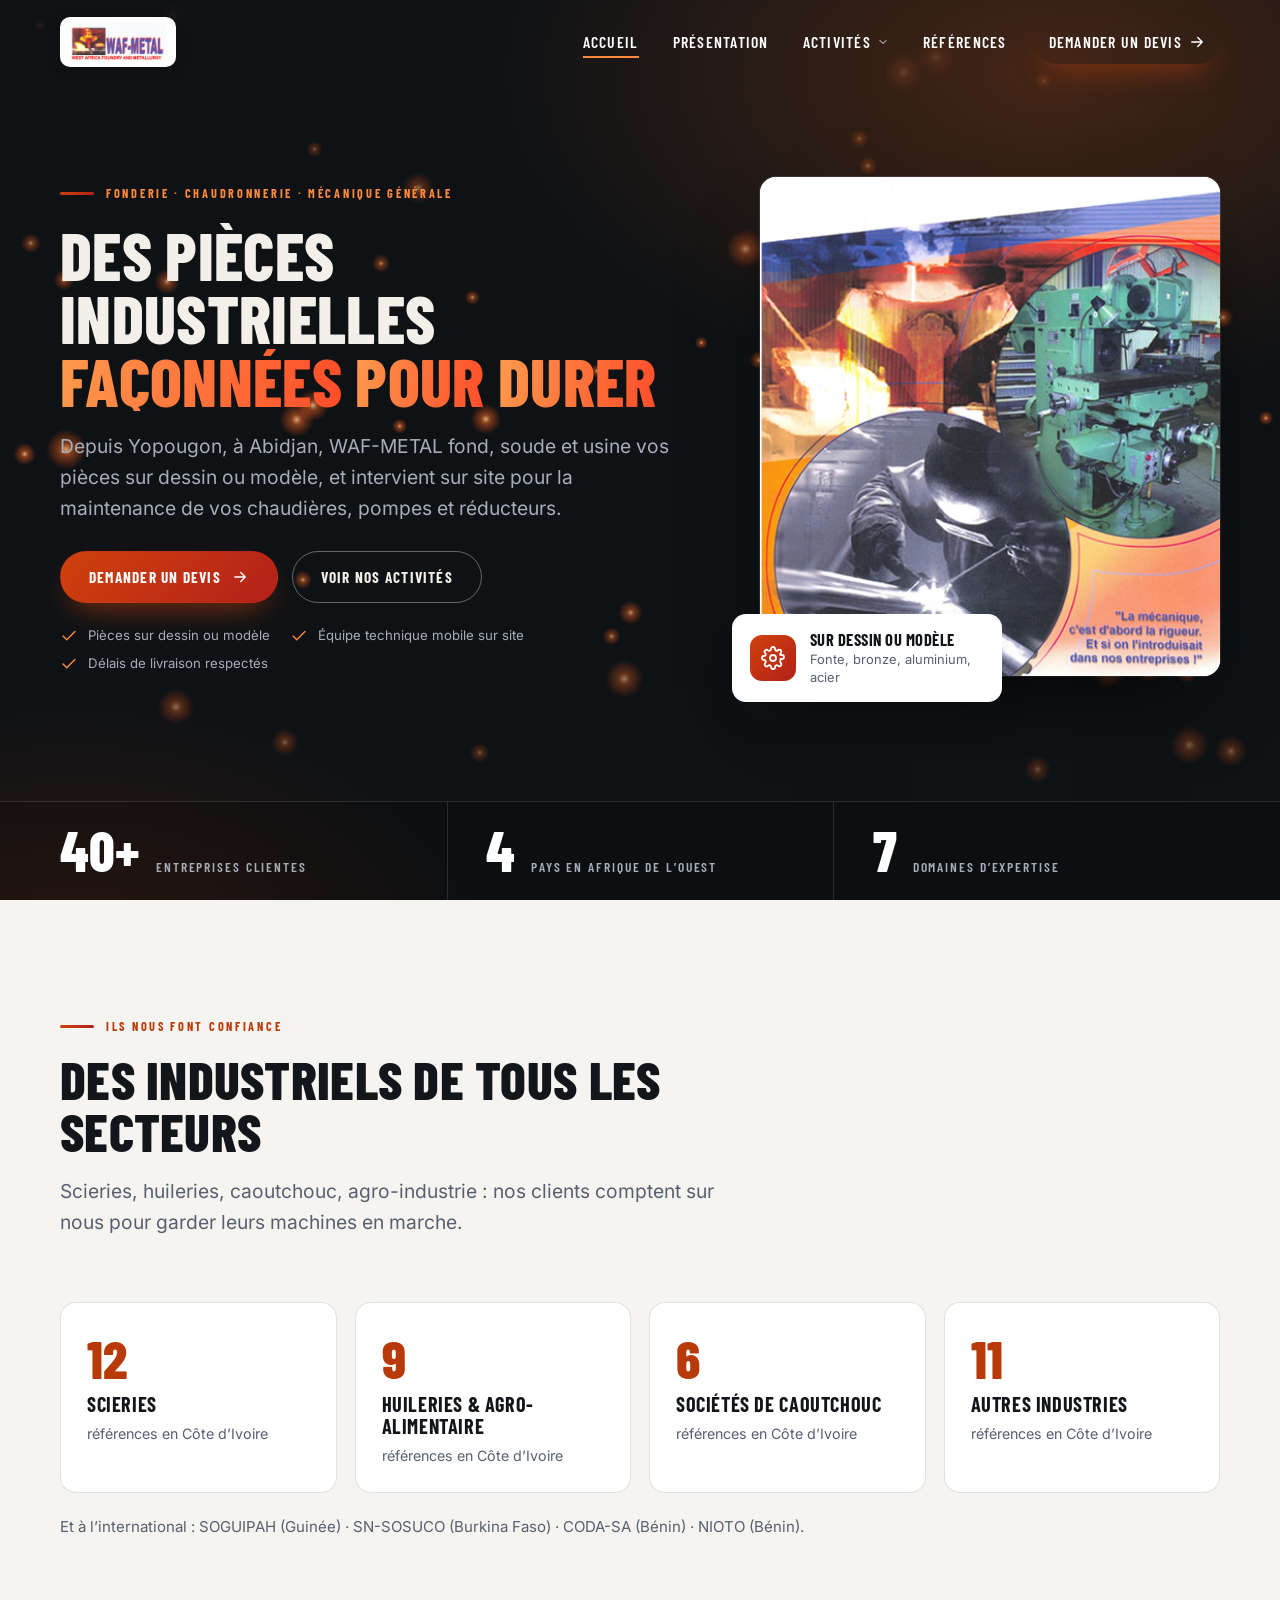
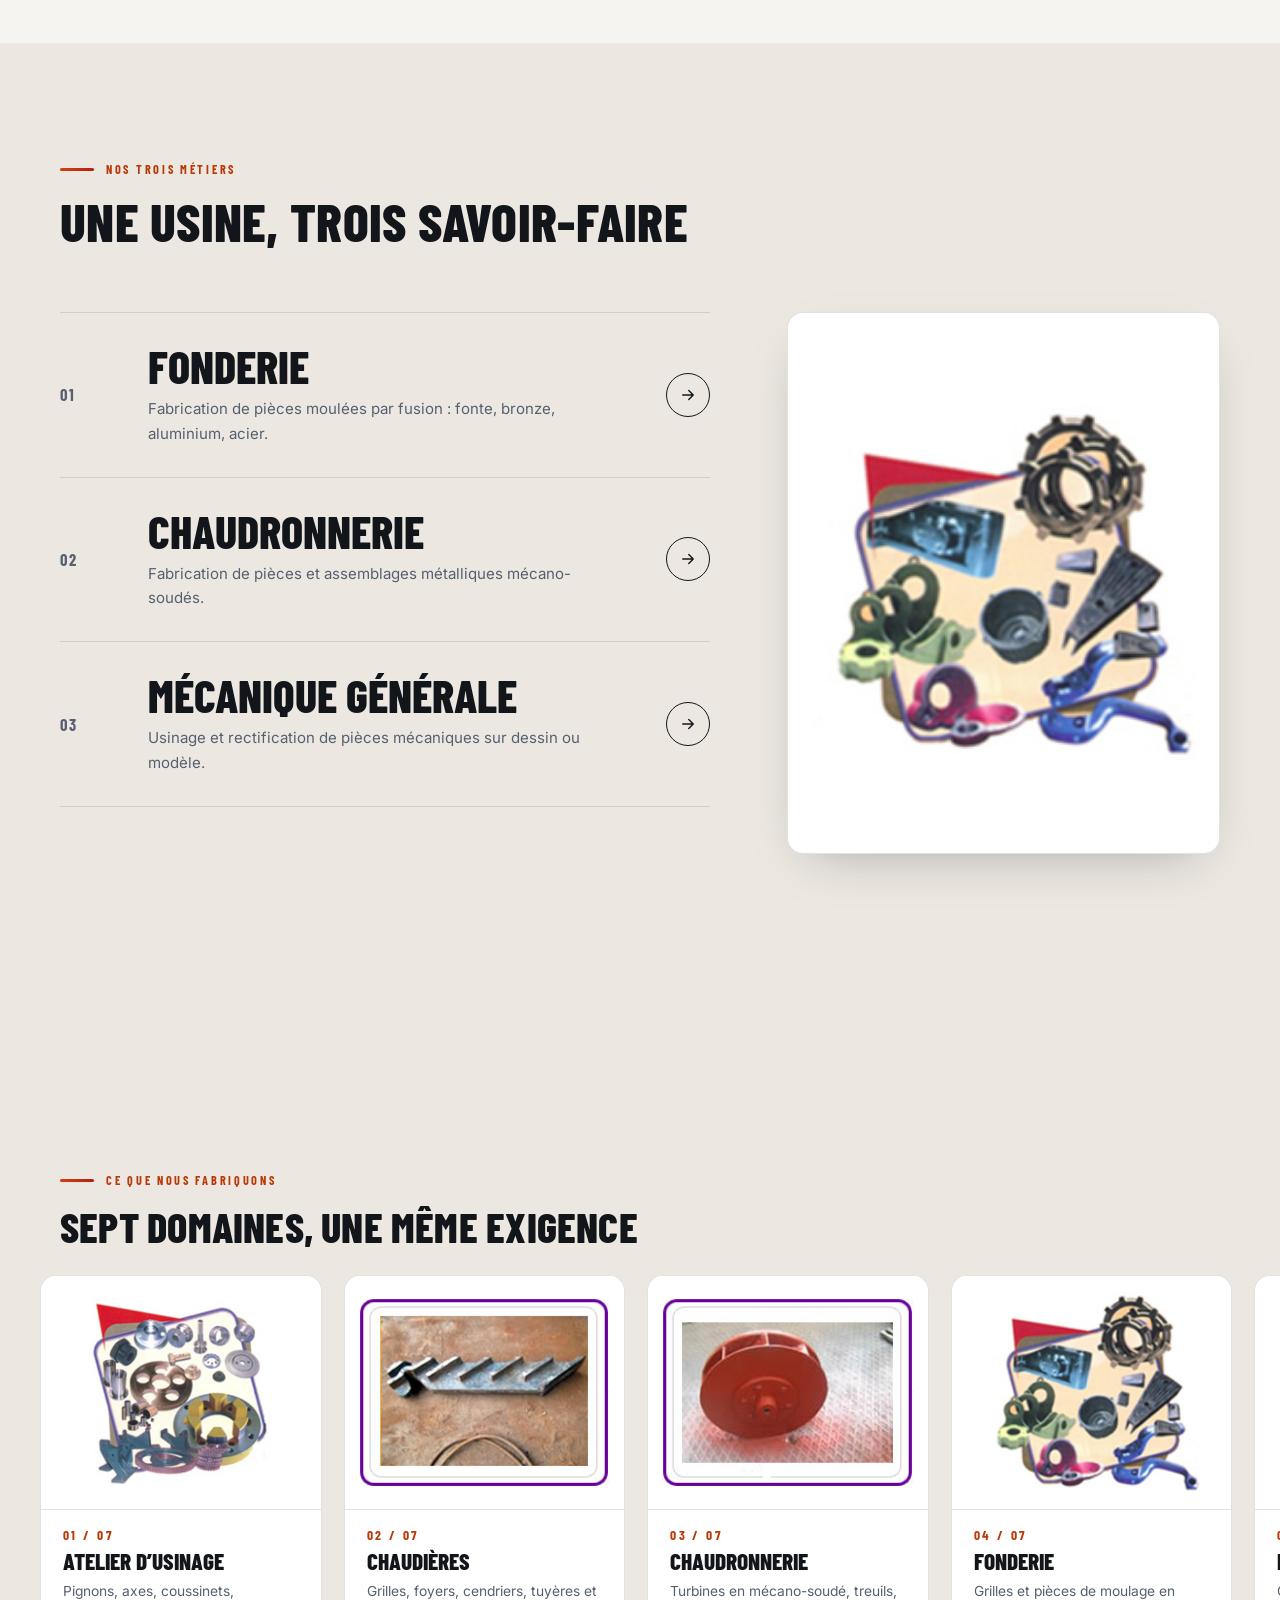
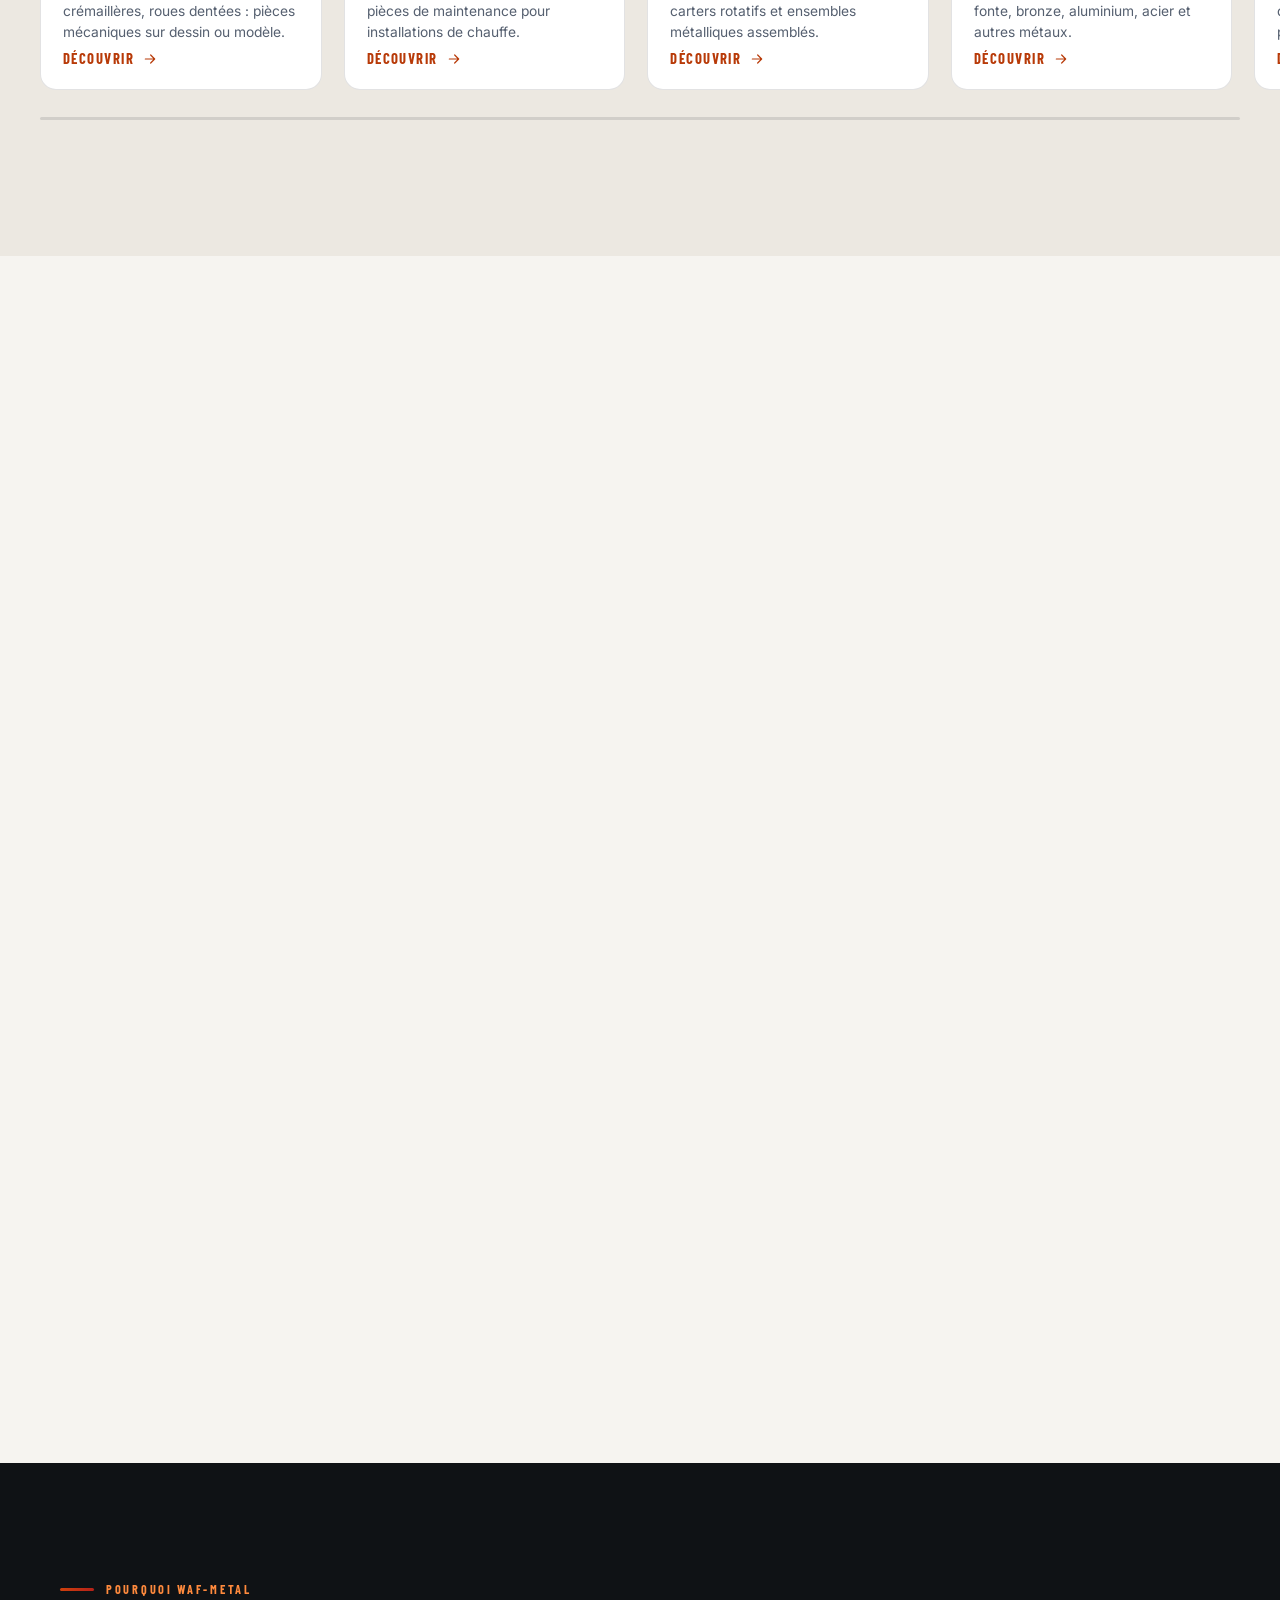
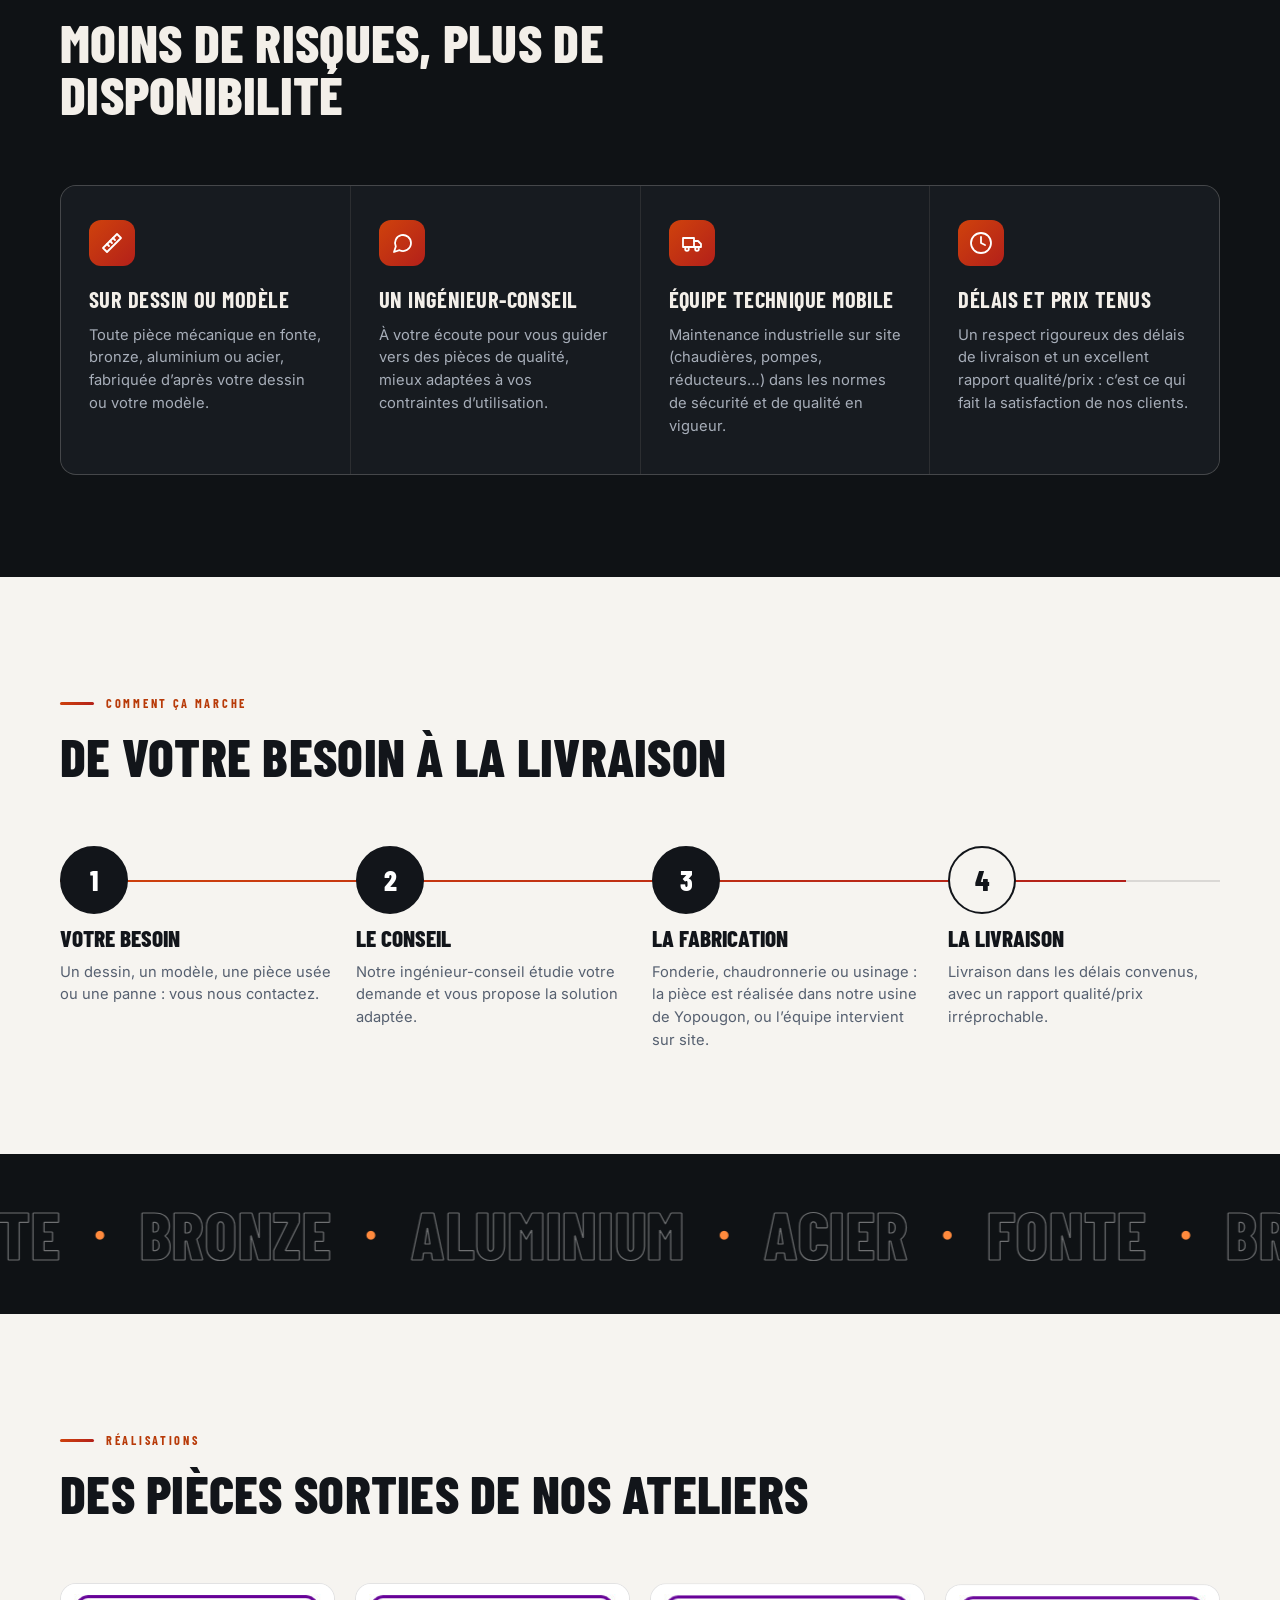
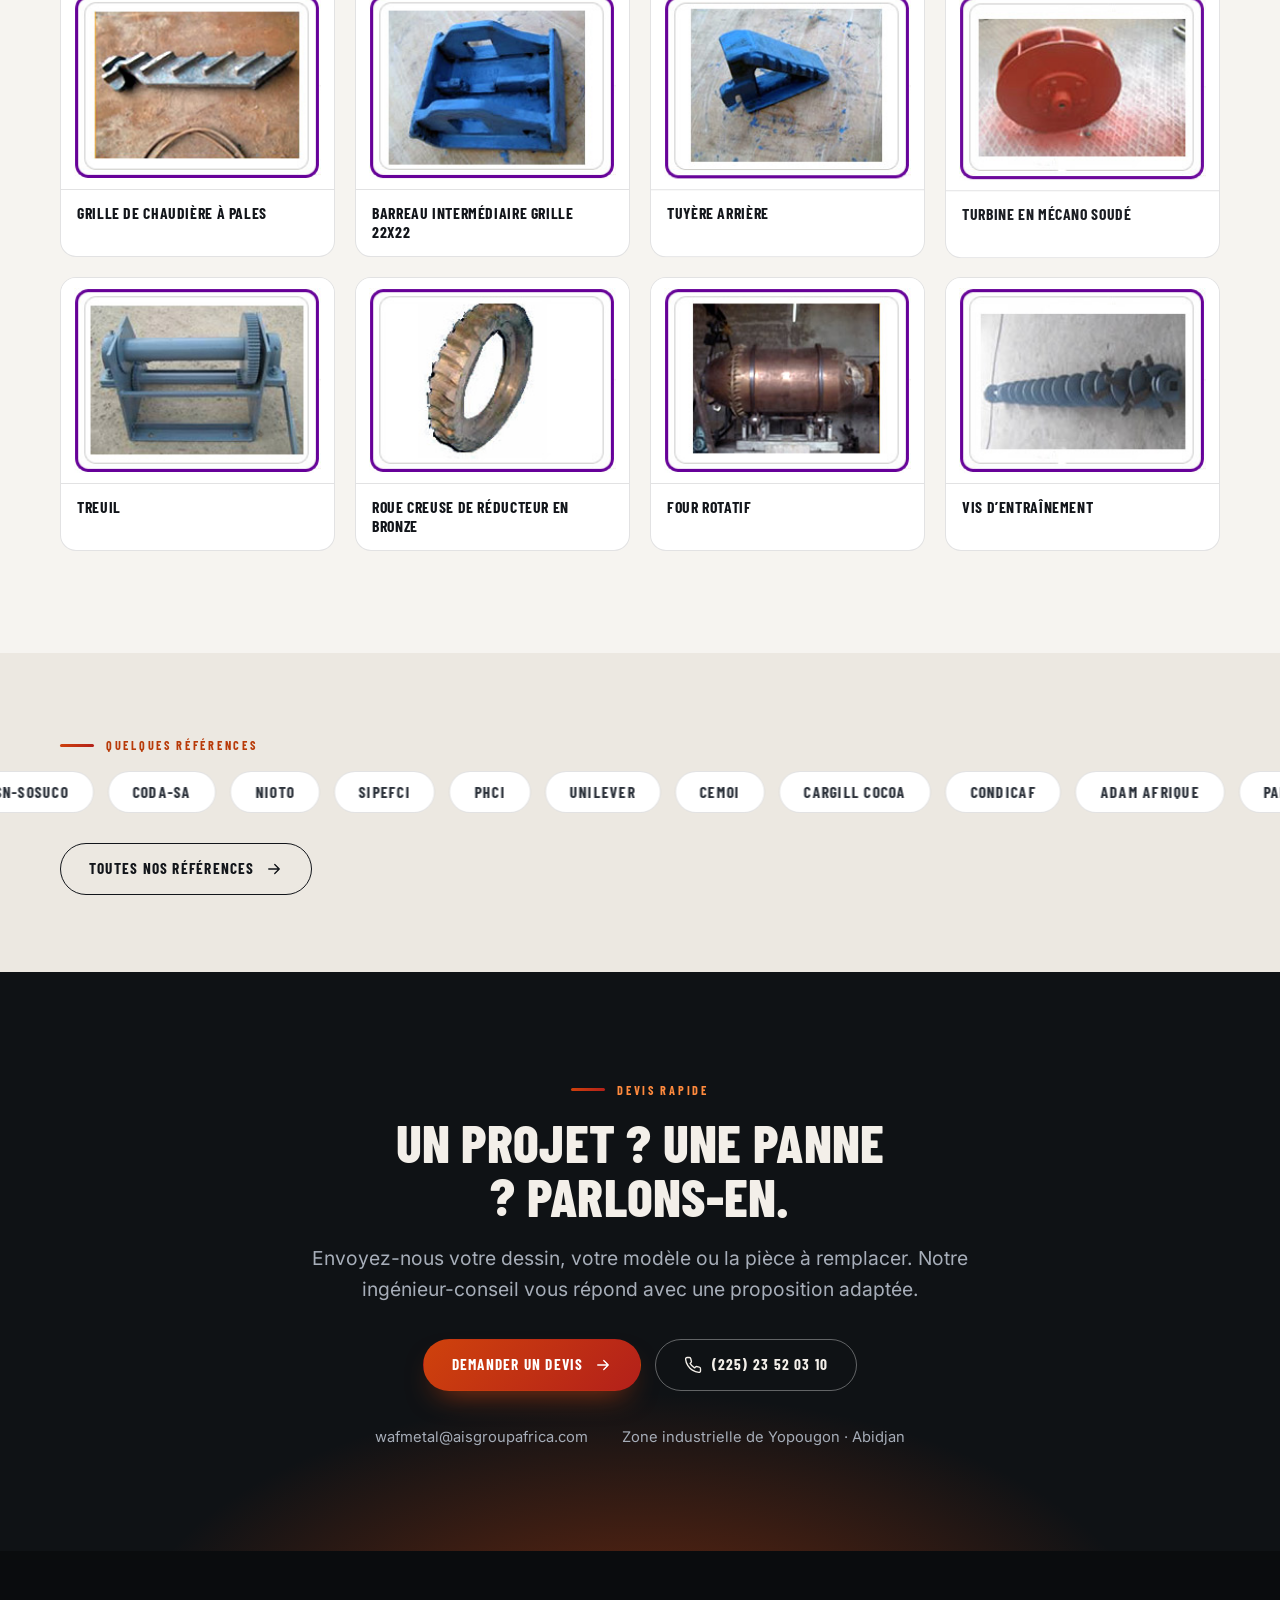
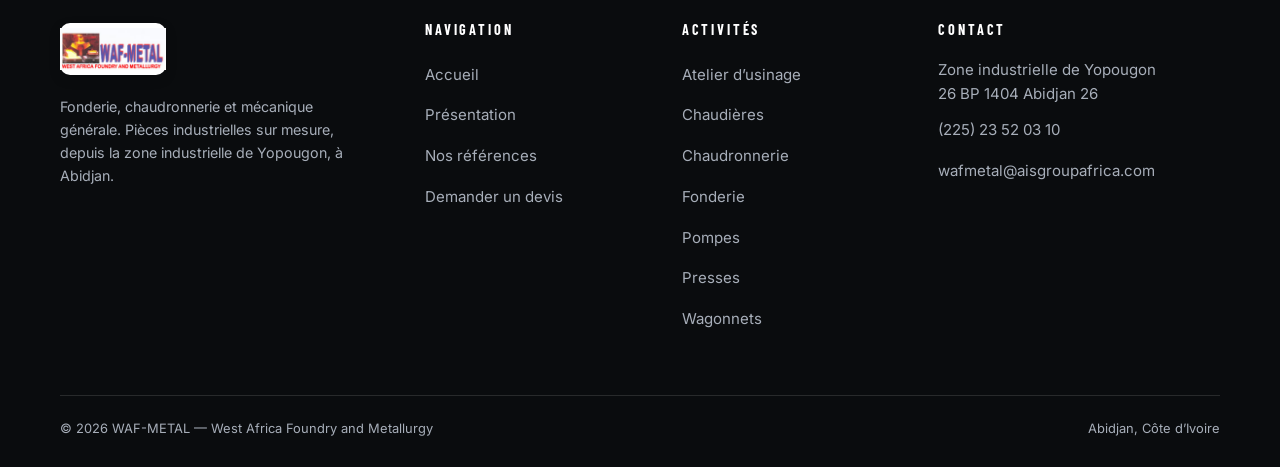
<file: index.html>
<!DOCTYPE html>
<html lang="fr">
<head>
<meta charset="UTF-8">
<meta name="viewport" content="width=device-width, initial-scale=1">
<title>WAF-METAL — Fonderie, chaudronnerie et mécanique générale à Abidjan</title>
<meta name="description" content="WAF-METAL conçoit, fond, soude et usine vos pièces industrielles sur dessin ou modèle à Abidjan : fonderie, chaudronnerie, mécanique générale, maintenance sur site.">
<meta name="theme-color" content="#0f1215">
<link rel="icon" href="images/logo.png">
<link rel="preload" href="assets/fonts/inter-var.woff2" as="font" type="font/woff2" crossorigin>
<link rel="preload" href="assets/fonts/barlow-condensed-800.woff2" as="font" type="font/woff2" crossorigin>
<link rel="stylesheet" href="assets/css/site.css">
<script>if(!matchMedia('(prefers-reduced-motion: reduce)').matches)document.documentElement.classList.add('js')</script>
</head>
<body>
<a class="skip" href="#main">Aller au contenu</a>
<header class="hdr">
  <div class="wrap">
    <a href="index.html" class="logo-card" aria-label="WAF-METAL, accueil"><img src="images/logo.png" width="436" height="173" alt="WAF-METAL — West Africa Foundry and Metallurgy"></a>
    <button class="burger" type="button" aria-label="Menu" aria-expanded="false" aria-controls="nav"><i></i></button>
    <ul class="nav" id="nav">
      <li><a href="index.html" aria-current="page">Accueil</a></li>
      <li><a href="presentation.html">Présentation</a></li>
      <li class="has-dd">
        <button class="dd-btn" type="button" aria-expanded="false">Activités <svg class="" viewBox="0 0 24 24" fill="none" stroke="currentColor" stroke-width="1.8" stroke-linecap="round" stroke-linejoin="round" aria-hidden="true"><path d="M6 9l6 6 6-6"/></svg></button>
        <div class="dd"><a href="atelier.html"><svg class="" viewBox="0 0 24 24" fill="none" stroke="currentColor" stroke-width="1.8" stroke-linecap="round" stroke-linejoin="round" aria-hidden="true"><circle cx="12" cy="12" r="3"/><path d="M19.4 15a1.65 1.65 0 0 0 .33 1.82l.06.06a2 2 0 1 1-2.83 2.83l-.06-.06a1.65 1.65 0 0 0-1.82-.33 1.65 1.65 0 0 0-1 1.51V21a2 2 0 0 1-4 0v-.09A1.65 1.65 0 0 0 9 19.4a1.65 1.65 0 0 0-1.82.33l-.06.06a2 2 0 1 1-2.83-2.83l.06-.06A1.65 1.65 0 0 0 4.6 15a1.65 1.65 0 0 0-1.51-1H3a2 2 0 0 1 0-4h.09A1.65 1.65 0 0 0 4.6 9a1.65 1.65 0 0 0-.33-1.82l-.06-.06a2 2 0 1 1 2.83-2.83l.06.06A1.65 1.65 0 0 0 9 4.6a1.65 1.65 0 0 0 1-1.51V3a2 2 0 0 1 4 0v.09a1.65 1.65 0 0 0 1 1.51 1.65 1.65 0 0 0 1.82-.33l.06-.06a2 2 0 1 1 2.83 2.83l-.06.06A1.65 1.65 0 0 0 19.4 9H21a2 2 0 0 1 0 4h-1.6z"/></svg>Atelier d’usinage</a><a href="chaudiere.html"><svg class="" viewBox="0 0 24 24" fill="none" stroke="currentColor" stroke-width="1.8" stroke-linecap="round" stroke-linejoin="round" aria-hidden="true"><path d="M14 4v6a4 4 0 0 1-4 0V4"/><path d="M8 4h6"/><path d="M9 10v9a3 3 0 0 0 6 0v-9"/></svg>Chaudières</a><a href="chaudron.html"><svg class="" viewBox="0 0 24 24" fill="none" stroke="currentColor" stroke-width="1.8" stroke-linecap="round" stroke-linejoin="round" aria-hidden="true"><path d="M13 2 4 14h7l-1 8 9-12h-7l1-8z"/></svg>Chaudronnerie</a><a href="fonderie.html"><svg class="" viewBox="0 0 24 24" fill="none" stroke="currentColor" stroke-width="1.8" stroke-linecap="round" stroke-linejoin="round" aria-hidden="true"><path d="M12 2c1.5 3 4 4.5 4 8a4 4 0 0 1-8 0c0-1 .3-1.8.8-2.6.4.9 1.2 1.6 1.2.6 0-1.5-1.5-2.5-1.5-4.5 0-1 .8-1.9 1.5-1.5-.5 1 .5 1.5 2 0z"/><path d="M8.5 14.5a3.5 3.5 0 0 0 7 0"/></svg>Fonderie</a><a href="pompe.html"><svg class="" viewBox="0 0 24 24" fill="none" stroke="currentColor" stroke-width="1.8" stroke-linecap="round" stroke-linejoin="round" aria-hidden="true"><path d="M3 12a9 9 0 0 1 15-6.7L21 8"/><path d="M21 3v5h-5"/><path d="M21 12a9 9 0 0 1-15 6.7L3 16"/><path d="M3 21v-5h5"/></svg>Pompes</a><a href="presse.html"><svg class="" viewBox="0 0 24 24" fill="none" stroke="currentColor" stroke-width="1.8" stroke-linecap="round" stroke-linejoin="round" aria-hidden="true"><path d="M12 4v5"/><path d="M12 20v-5"/><rect x="5" y="9" width="14" height="6" rx="1"/></svg>Presses</a><a href="wagon.html"><svg class="" viewBox="0 0 24 24" fill="none" stroke="currentColor" stroke-width="1.8" stroke-linecap="round" stroke-linejoin="round" aria-hidden="true"><rect x="3" y="8" width="18" height="8" rx="1"/><circle cx="7.5" cy="18.5" r="1.5"/><circle cx="16.5" cy="18.5" r="1.5"/></svg>Wagonnets</a></div>
      </li>
      <li><a href="ref.html">Références</a></li>
      <li><a class="btn btn-fire btn-sm" href="contact.html#devis">Demander un devis <svg class="" viewBox="0 0 24 24" fill="none" stroke="currentColor" stroke-width="1.8" stroke-linecap="round" stroke-linejoin="round" aria-hidden="true"><path d="M5 12h14M13 6l6 6-6 6"/></svg></a></li>
    </ul>
  </div>
</header>
<main id="main">
<section class="hero">
  <canvas class="embers" data-n="60" aria-hidden="true"></canvas>
  <div class="wrap hero-grid">
    <div>
      <p class="eyebrow">Fonderie · Chaudronnerie · Mécanique générale</p>
      <h1 class="display">Des pièces industrielles <em class="grad-text">façonnées pour durer</em></h1>
      <p class="lead">Depuis Yopougon, à Abidjan, WAF-METAL fond, soude et usine vos pièces sur dessin ou modèle, et intervient sur site pour la maintenance de vos chaudières, pompes et réducteurs.</p>
      <div class="hero-actions">
        <a class="btn btn-fire" href="contact.html#devis">Demander un devis <svg class="" viewBox="0 0 24 24" fill="none" stroke="currentColor" stroke-width="1.8" stroke-linecap="round" stroke-linejoin="round" aria-hidden="true"><path d="M5 12h14M13 6l6 6-6 6"/></svg></a>
        <a class="btn btn-ghost" href="#activites">Voir nos activités</a>
      </div>
      <ul class="hero-points">
        <li><svg class="" viewBox="0 0 24 24" fill="none" stroke="currentColor" stroke-width="1.8" stroke-linecap="round" stroke-linejoin="round" aria-hidden="true"><path d="M20 6 9 17l-5-5"/></svg>Pièces sur dessin ou modèle</li><li><svg class="" viewBox="0 0 24 24" fill="none" stroke="currentColor" stroke-width="1.8" stroke-linecap="round" stroke-linejoin="round" aria-hidden="true"><path d="M20 6 9 17l-5-5"/></svg>Équipe technique mobile sur site</li><li><svg class="" viewBox="0 0 24 24" fill="none" stroke="currentColor" stroke-width="1.8" stroke-linecap="round" stroke-linejoin="round" aria-hidden="true"><path d="M20 6 9 17l-5-5"/></svg>Délais de livraison respectés</li>
      </ul>
    </div>
    <div class="hero-visual">
      <div class="frame"><img src="images/accueil.jpg" width="445" height="483" alt="Fonderie, soudure et usinage dans les ateliers WAF-METAL" fetchpriority="high"></div>
      <div class="tag-card"><span class="ic-sq"><svg class="" viewBox="0 0 24 24" fill="none" stroke="currentColor" stroke-width="1.8" stroke-linecap="round" stroke-linejoin="round" aria-hidden="true"><circle cx="12" cy="12" r="3"/><path d="M19.4 15a1.65 1.65 0 0 0 .33 1.82l.06.06a2 2 0 1 1-2.83 2.83l-.06-.06a1.65 1.65 0 0 0-1.82-.33 1.65 1.65 0 0 0-1 1.51V21a2 2 0 0 1-4 0v-.09A1.65 1.65 0 0 0 9 19.4a1.65 1.65 0 0 0-1.82.33l-.06.06a2 2 0 1 1-2.83-2.83l.06-.06A1.65 1.65 0 0 0 4.6 15a1.65 1.65 0 0 0-1.51-1H3a2 2 0 0 1 0-4h.09A1.65 1.65 0 0 0 4.6 9a1.65 1.65 0 0 0-.33-1.82l-.06-.06a2 2 0 1 1 2.83-2.83l.06.06A1.65 1.65 0 0 0 9 4.6a1.65 1.65 0 0 0 1-1.51V3a2 2 0 0 1 4 0v.09a1.65 1.65 0 0 0 1 1.51 1.65 1.65 0 0 0 1.82-.33l.06-.06a2 2 0 1 1 2.83 2.83l-.06.06A1.65 1.65 0 0 0 19.4 9H21a2 2 0 0 1 0 4h-1.6z"/></svg></span><div><b>Sur dessin ou modèle</b><span>Fonte, bronze, aluminium, acier</span></div></div>
    </div>
  </div>
  <div class="stats"><div class="wrap">
    <div class="stat"><b data-count="40" data-suffix="+">40+</b><span>entreprises clientes</span></div>
    <div class="stat"><b data-count="4">4</b><span>pays en Afrique de l’Ouest</span></div>
    <div class="stat"><b data-count="7">7</b><span>domaines d’expertise</span></div>
  </div></div>
</section>

<section class="sec" aria-labelledby="t-clients">
  <div class="wrap">
    <div class="sec-head"><p class="eyebrow">Ils nous font confiance</p><h2 class="h2" id="t-clients" data-split>Des industriels de tous les secteurs</h2>
      <p data-r class="lead">Scieries, huileries, caoutchouc, agro-industrie : nos clients comptent sur nous pour garder leurs machines en marche.</p></div>
    <div class="tiles">
      <a class="tile" href="ref.html#scieries" data-r><b data-count="12">12</b><h3>Scieries</h3><p>références en Côte d’Ivoire</p></a><a class="tile" href="ref.html#huileries" data-r><b data-count="9">9</b><h3>Huileries & agro-alimentaire</h3><p>références en Côte d’Ivoire</p></a><a class="tile" href="ref.html#caoutchouc" data-r><b data-count="6">6</b><h3>Sociétés de caoutchouc</h3><p>références en Côte d’Ivoire</p></a><a class="tile" href="ref.html#autres" data-r><b data-count="11">11</b><h3>Autres industries</h3><p>références en Côte d’Ivoire</p></a>
    </div>
    <p data-r style="margin-top:22px;color:var(--muted)">Et à l’international : SOGUIPAH (Guinée) · SN-SOSUCO (Burkina Faso) · CODA-SA (Bénin) · NIOTO (Bénin).</p>
  </div>
</section>

<section class="sec sec-alt" aria-labelledby="t-poles">
  <div class="wrap">
    <div class="sec-head"><p class="eyebrow">Nos trois métiers</p><h2 class="h2" id="t-poles" data-split>Une usine, trois <span class="nb">savoir-faire</span></h2></div>
    <div class="poles">
      <div><a class="pole" href="fonderie.html" data-i="0" data-r><span class="n">01</span><div><h3>Fonderie</h3><p>Fabrication de pièces moulées par fusion : fonte, bronze, aluminium, acier.</p></div><span class="go"><svg class="" viewBox="0 0 24 24" fill="none" stroke="currentColor" stroke-width="1.8" stroke-linecap="round" stroke-linejoin="round" aria-hidden="true"><path d="M5 12h14M13 6l6 6-6 6"/></svg></span></a><a class="pole" href="chaudron.html" data-i="1" data-r><span class="n">02</span><div><h3>Chaudronnerie</h3><p>Fabrication de pièces et assemblages métalliques mécano-soudés.</p></div><span class="go"><svg class="" viewBox="0 0 24 24" fill="none" stroke="currentColor" stroke-width="1.8" stroke-linecap="round" stroke-linejoin="round" aria-hidden="true"><path d="M5 12h14M13 6l6 6-6 6"/></svg></span></a><a class="pole" href="atelier.html" data-i="2" data-r><span class="n">03</span><div><h3>Mécanique générale</h3><p>Usinage et rectification de pièces mécaniques sur dessin ou modèle.</p></div><span class="go"><svg class="" viewBox="0 0 24 24" fill="none" stroke="currentColor" stroke-width="1.8" stroke-linecap="round" stroke-linejoin="round" aria-hidden="true"><path d="M5 12h14M13 6l6 6-6 6"/></svg></span></a></div>
      <div class="preview" aria-hidden="true"><img src="images/fonderi.jpg" width="200" height="185" alt="" loading="lazy" decoding="async"><img src="images/edith1.jpg" width="239" height="179" alt="" loading="lazy" decoding="async"><img src="images/atelier.jpg" width="200" height="211" alt="" loading="lazy" decoding="async"></div>
    </div>
  </div>
</section>

<section class="hs" id="activites" aria-labelledby="t-acts">
  <div class="hs-pin">
    <div class="wrap" style="width:100%"><div class="sec-head" style="margin-bottom:0"><p class="eyebrow">Ce que nous fabriquons</p><h2 class="h2" id="t-acts" data-split>Sept domaines, une même exigence</h2></div></div>
    <div class="hs-track">
      <a class="acard" href="atelier.html"><div class="ph"><img src="images/atelier.jpg" width="200" height="211" alt="Atelier d’usinage" loading="eager" decoding="async"></div><div class="bd"><span class="k">01 / 07</span><h3>Atelier d’usinage</h3><p>Pignons, axes, coussinets, crémaillères, roues dentées : pièces mécaniques sur dessin ou modèle.</p><span class="more">Découvrir <svg class="" viewBox="0 0 24 24" fill="none" stroke="currentColor" stroke-width="1.8" stroke-linecap="round" stroke-linejoin="round" aria-hidden="true"><path d="M5 12h14M13 6l6 6-6 6"/></svg></span></div></a><a class="acard" href="chaudiere.html"><div class="ph"><img src="images/edith7.jpg" width="239" height="179" alt="Chaudières" loading="eager" decoding="async"></div><div class="bd"><span class="k">02 / 07</span><h3>Chaudières</h3><p>Grilles, foyers, cendriers, tuyères et pièces de maintenance pour installations de chauffe.</p><span class="more">Découvrir <svg class="" viewBox="0 0 24 24" fill="none" stroke="currentColor" stroke-width="1.8" stroke-linecap="round" stroke-linejoin="round" aria-hidden="true"><path d="M5 12h14M13 6l6 6-6 6"/></svg></span></div></a><a class="acard" href="chaudron.html"><div class="ph"><img src="images/edith1.jpg" width="239" height="179" alt="Chaudronnerie" loading="eager" decoding="async"></div><div class="bd"><span class="k">03 / 07</span><h3>Chaudronnerie</h3><p>Turbines en mécano-soudé, treuils, carters rotatifs et ensembles métalliques assemblés.</p><span class="more">Découvrir <svg class="" viewBox="0 0 24 24" fill="none" stroke="currentColor" stroke-width="1.8" stroke-linecap="round" stroke-linejoin="round" aria-hidden="true"><path d="M5 12h14M13 6l6 6-6 6"/></svg></span></div></a><a class="acard" href="fonderie.html"><div class="ph"><img src="images/fonderi.jpg" width="200" height="185" alt="Fonderie" loading="eager" decoding="async"></div><div class="bd"><span class="k">04 / 07</span><h3>Fonderie</h3><p>Grilles et pièces de moulage en fonte, bronze, aluminium, acier et autres métaux.</p><span class="more">Découvrir <svg class="" viewBox="0 0 24 24" fill="none" stroke="currentColor" stroke-width="1.8" stroke-linecap="round" stroke-linejoin="round" aria-hidden="true"><path d="M5 12h14M13 6l6 6-6 6"/></svg></span></div></a><a class="acard" href="pompe.html"><div class="ph"><img src="images/pompe.jpg" width="544" height="488" alt="Pompes" loading="eager" decoding="async"></div><div class="bd"><span class="k">05 / 07</span><h3>Pompes</h3><p>Corps, impulseurs, turbines, diffuseurs, arbres, bagues et presse-étoupe.</p><span class="more">Découvrir <svg class="" viewBox="0 0 24 24" fill="none" stroke="currentColor" stroke-width="1.8" stroke-linecap="round" stroke-linejoin="round" aria-hidden="true"><path d="M5 12h14M13 6l6 6-6 6"/></svg></span></div></a><a class="acard" href="presse.html"><div class="ph"><img src="images/presse.jpg" width="553" height="602" alt="Presses" loading="eager" decoding="async"></div><div class="bd"><span class="k">06 / 07</span><h3>Presses</h3><p>Vis d’alimentation, vis de pression P9, cames, roues et vis sans fin, boîtiers de roulement.</p><span class="more">Découvrir <svg class="" viewBox="0 0 24 24" fill="none" stroke="currentColor" stroke-width="1.8" stroke-linecap="round" stroke-linejoin="round" aria-hidden="true"><path d="M5 12h14M13 6l6 6-6 6"/></svg></span></div></a><a class="acard" href="wagon.html"><div class="ph"><svg class="" viewBox="0 0 24 24" fill="none" stroke="currentColor" stroke-width="1.8" stroke-linecap="round" stroke-linejoin="round" aria-hidden="true"><rect x="3" y="8" width="18" height="8" rx="1"/><circle cx="7.5" cy="18.5" r="1.5"/><circle cx="16.5" cy="18.5" r="1.5"/></svg></div><div class="bd"><span class="k">07 / 07</span><h3>Wagonnets</h3><p>Roues, paliers, bagues, arbres et pièces de rechange pour wagonnets industriels.</p><span class="more">Découvrir <svg class="" viewBox="0 0 24 24" fill="none" stroke="currentColor" stroke-width="1.8" stroke-linecap="round" stroke-linejoin="round" aria-hidden="true"><path d="M5 12h14M13 6l6 6-6 6"/></svg></span></div></a>
      <a class="acard cta" href="contact.html#devis"><h3>Un besoin sur mesure ?</h3><p>Dessin, modèle ou pièce à remplacer : nous vous répondons avec une proposition.</p><span class="more">Demander un devis <svg class="" viewBox="0 0 24 24" fill="none" stroke="currentColor" stroke-width="1.8" stroke-linecap="round" stroke-linejoin="round" aria-hidden="true"><path d="M5 12h14M13 6l6 6-6 6"/></svg></span></a>
    </div>
    <div class="hs-bar" aria-hidden="true"><i></i></div>
  </div>
</section>

<section class="sec sec-dark" aria-labelledby="t-why">
  <div class="wrap">
    <div class="sec-head"><p class="eyebrow">Pourquoi WAF-METAL</p><h2 class="h2" id="t-why" data-split>Moins de risques, plus de disponibilité</h2></div>
    <div class="why" data-r>
      <div><span class="ic-sq"><svg class="" viewBox="0 0 24 24" fill="none" stroke="currentColor" stroke-width="1.8" stroke-linecap="round" stroke-linejoin="round" aria-hidden="true"><path d="m3 17 14-14 4 4L7 21z"/><path d="m7 13 2 2M10 10l2 2M13 7l2 2"/></svg></span><h3>Sur dessin ou modèle</h3><p>Toute pièce mécanique en fonte, bronze, aluminium ou acier, fabriquée d’après votre dessin ou votre modèle.</p></div>
      <div><span class="ic-sq"><svg class="" viewBox="0 0 24 24" fill="none" stroke="currentColor" stroke-width="1.8" stroke-linecap="round" stroke-linejoin="round" aria-hidden="true"><path d="M21 12a8 8 0 0 1-11.5 7.2L4 21l1.8-5.5A8 8 0 1 1 21 12z"/></svg></span><h3>Un ingénieur-conseil</h3><p>À votre écoute pour vous guider vers des pièces de qualité, mieux adaptées à vos contraintes d’utilisation.</p></div>
      <div><span class="ic-sq"><svg class="" viewBox="0 0 24 24" fill="none" stroke="currentColor" stroke-width="1.8" stroke-linecap="round" stroke-linejoin="round" aria-hidden="true"><path d="M3 7h11v9H3z"/><path d="M14 10h4l3 3v3h-7"/><circle cx="7" cy="18" r="1.8"/><circle cx="17" cy="18" r="1.8"/></svg></span><h3>Équipe technique mobile</h3><p>Maintenance industrielle sur site (chaudières, pompes, réducteurs…) dans les normes de sécurité et de qualité en vigueur.</p></div>
      <div><span class="ic-sq"><svg class="" viewBox="0 0 24 24" fill="none" stroke="currentColor" stroke-width="1.8" stroke-linecap="round" stroke-linejoin="round" aria-hidden="true"><circle cx="12" cy="12" r="10"/><path d="M12 6v6l4 2"/></svg></span><h3>Délais et prix tenus</h3><p>Un respect rigoureux des délais de livraison et un excellent rapport qualité/prix : c’est ce qui fait la satisfaction de nos clients.</p></div>
    </div>
  </div>
</section>

<section class="sec" aria-labelledby="t-process">
  <div class="wrap">
    <div class="sec-head"><p class="eyebrow">Comment ça marche</p><h2 class="h2" id="t-process" data-split>De votre besoin à la livraison</h2></div>
    <div class="steps">
      <span class="line" aria-hidden="true"></span>
      <div class="step" data-r><h3>Votre besoin</h3><p>Un dessin, un modèle, une pièce usée ou une panne : vous nous contactez.</p></div>
      <div class="step" data-r><h3>Le conseil</h3><p>Notre ingénieur-conseil étudie votre demande et vous propose la solution adaptée.</p></div>
      <div class="step" data-r><h3>La fabrication</h3><p>Fonderie, chaudronnerie ou usinage : la pièce est réalisée dans notre usine de Yopougon, ou l’équipe intervient sur site.</p></div>
      <div class="step" data-r><h3>La livraison</h3><p>Livraison dans les délais convenus, avec un rapport qualité/prix irréprochable.</p></div>
    </div>
  </div>
</section>

<section class="sec-dark" style="padding-block:clamp(26px,3.6vw,52px);overflow:hidden" aria-label="Matériaux travaillés">
  <div class="mq mq-big" aria-hidden="true"><div class="mq-track"><div class="mq-group"><span>Fonte</span><span class="dot">●</span><span>Bronze</span><span class="dot">●</span><span>Aluminium</span><span class="dot">●</span><span>Acier</span><span class="dot">●</span></div><div class="mq-group"><span>Fonte</span><span class="dot">●</span><span>Bronze</span><span class="dot">●</span><span>Aluminium</span><span class="dot">●</span><span>Acier</span><span class="dot">●</span></div></div></div>
</section>

<section class="sec" aria-labelledby="t-real">
  <div class="wrap">
    <div class="sec-head"><p class="eyebrow">Réalisations</p><h2 class="h2" id="t-real" data-split>Des pièces sorties de nos ateliers</h2></div>
    <div class="shots">
      <figure class="shot" data-r><div class="ph"><img src="images/edith7.jpg" width="239" height="179" alt="Grille de chaudière à pales" loading="lazy" decoding="async"></div><figcaption>Grille de chaudière à pales</figcaption></figure><figure class="shot" data-r><div class="ph"><img src="images/edith10.jpg" width="239" height="179" alt="Barreau intermédiaire grille 22x22" loading="lazy" decoding="async"></div><figcaption>Barreau intermédiaire grille 22x22</figcaption></figure><figure class="shot" data-r><div class="ph"><img src="images/edith14.jpg" width="239" height="179" alt="Tuyère arrière" loading="lazy" decoding="async"></div><figcaption>Tuyère arrière</figcaption></figure><figure class="shot" data-r><div class="ph"><img src="images/edith1.jpg" width="239" height="179" alt="Turbine en mécano soudé" loading="lazy" decoding="async"></div><figcaption>Turbine en mécano soudé</figcaption></figure><figure class="shot" data-r><div class="ph"><img src="images/edith5.jpg" width="239" height="179" alt="Treuil" loading="lazy" decoding="async"></div><figcaption>Treuil</figcaption></figure><figure class="shot" data-r><div class="ph"><img src="images/edith4.jpg" width="239" height="179" alt="Roue creuse de réducteur en bronze" loading="lazy" decoding="async"></div><figcaption>Roue creuse de réducteur en bronze</figcaption></figure><figure class="shot" data-r><div class="ph"><img src="images/edith16.jpg" width="239" height="179" alt="Four rotatif" loading="lazy" decoding="async"></div><figcaption>Four rotatif</figcaption></figure><figure class="shot" data-r><div class="ph"><img src="images/edith2.jpg" width="239" height="179" alt="Vis d’entraînement" loading="lazy" decoding="async"></div><figcaption>Vis d’entraînement</figcaption></figure>
    </div>
  </div>
</section>

<section class="sec sec-alt" style="padding-block:clamp(48px,6vw,80px)" aria-label="Quelques références">
  <div class="wrap"><p class="eyebrow">Quelques références</p></div>
  <div class="mq" aria-hidden="true"><div class="mq-track"><div class="mq-group"><span class="chip">SIPEFCI</span><span class="chip">PHCI</span><span class="chip">UNILEVER</span><span class="chip">CEMOI</span><span class="chip">CARGILL COCOA</span><span class="chip">CONDICAF</span><span class="chip">ADAM AFRIQUE</span><span class="chip">PALMAFRIQUE</span><span class="chip">IDH</span><span class="chip">INPROBOIS</span><span class="chip">CIB</span><span class="chip">SCAF</span><span class="chip">SITBAI</span><span class="chip">STBO</span><span class="chip">NSBF</span><span class="chip">GIBT</span><span class="chip">SDMB</span><span class="chip">TRABEX</span><span class="chip">TRANCHIVOIRE</span><span class="chip">THANRY</span><span class="chip">IFEX-CI</span><span class="chip">SAPH</span><span class="chip">CHC</span><span class="chip">SOGB</span><span class="chip">TRCI</span><span class="chip">HEVETEC</span><span class="chip">CC PAKIDIE</span><span class="chip">FILTISAC</span><span class="chip">SOTRA</span><span class="chip">UNIWAX</span><span class="chip">SIR</span><span class="chip">AFRIBACHE</span><span class="chip">IVOIRE COTON</span><span class="chip">SIVEM</span><span class="chip">MIPA</span><span class="chip">FRATERNITE MATIN</span><span class="chip">SITAB</span><span class="chip">BATIM-CI</span><span class="chip">SOGUIPAH</span><span class="chip">SN-SOSUCO</span><span class="chip">CODA-SA</span><span class="chip">NIOTO</span></div><div class="mq-group"><span class="chip">SIPEFCI</span><span class="chip">PHCI</span><span class="chip">UNILEVER</span><span class="chip">CEMOI</span><span class="chip">CARGILL COCOA</span><span class="chip">CONDICAF</span><span class="chip">ADAM AFRIQUE</span><span class="chip">PALMAFRIQUE</span><span class="chip">IDH</span><span class="chip">INPROBOIS</span><span class="chip">CIB</span><span class="chip">SCAF</span><span class="chip">SITBAI</span><span class="chip">STBO</span><span class="chip">NSBF</span><span class="chip">GIBT</span><span class="chip">SDMB</span><span class="chip">TRABEX</span><span class="chip">TRANCHIVOIRE</span><span class="chip">THANRY</span><span class="chip">IFEX-CI</span><span class="chip">SAPH</span><span class="chip">CHC</span><span class="chip">SOGB</span><span class="chip">TRCI</span><span class="chip">HEVETEC</span><span class="chip">CC PAKIDIE</span><span class="chip">FILTISAC</span><span class="chip">SOTRA</span><span class="chip">UNIWAX</span><span class="chip">SIR</span><span class="chip">AFRIBACHE</span><span class="chip">IVOIRE COTON</span><span class="chip">SIVEM</span><span class="chip">MIPA</span><span class="chip">FRATERNITE MATIN</span><span class="chip">SITAB</span><span class="chip">BATIM-CI</span><span class="chip">SOGUIPAH</span><span class="chip">SN-SOSUCO</span><span class="chip">CODA-SA</span><span class="chip">NIOTO</span></div></div></div>
  <div class="wrap" style="margin-top:30px"><a class="btn btn-line" href="ref.html">Toutes nos références <svg class="" viewBox="0 0 24 24" fill="none" stroke="currentColor" stroke-width="1.8" stroke-linecap="round" stroke-linejoin="round" aria-hidden="true"><path d="M5 12h14M13 6l6 6-6 6"/></svg></a></div>
</section>

<section class="sec sec-dark cta">
  <div class="wrap">
    <p class="eyebrow" style="justify-content:center">Devis rapide</p>
    <h2 class="h2" data-split>Un projet ? Une panne ? Parlons-en.</h2>
    <p class="lead" data-r>Envoyez-nous votre dessin, votre modèle ou la pièce à remplacer. Notre ingénieur-conseil vous répond avec une proposition adaptée.</p>
    <div class="hero-actions" data-r>
      <a class="btn btn-fire" href="contact.html#devis">Demander un devis <svg class="" viewBox="0 0 24 24" fill="none" stroke="currentColor" stroke-width="1.8" stroke-linecap="round" stroke-linejoin="round" aria-hidden="true"><path d="M5 12h14M13 6l6 6-6 6"/></svg></a>
      <a class="btn btn-ghost" href="tel:+22523520310"><svg class="" viewBox="0 0 24 24" fill="none" stroke="currentColor" stroke-width="1.8" stroke-linecap="round" stroke-linejoin="round" aria-hidden="true"><path d="M22 16.92v3a2 2 0 0 1-2.18 2 19.79 19.79 0 0 1-8.63-3.07 19.5 19.5 0 0 1-6-6 19.79 19.79 0 0 1-3.07-8.67A2 2 0 0 1 4.11 2h3a2 2 0 0 1 2 1.72c.127.96.361 1.903.7 2.81a2 2 0 0 1-.45 2.11L8.09 9.91a16 16 0 0 0 6 6l1.27-1.27a2 2 0 0 1 2.11-.45c.907.339 1.85.573 2.81.7A2 2 0 0 1 22 16.92z"/></svg> (225) 23 52 03 10</a>
    </div>
    <div class="cta-lines" data-r><a href="mailto:wafmetal@aisgroupafrica.com">wafmetal@aisgroupafrica.com</a><span>Zone industrielle de Yopougon · Abidjan</span></div>
  </div>
</section>
</main>
<footer class="ftr">
  <div class="wrap">
    <div class="ftr-grid">
      <div><a href="index.html" class="logo-card" style="display:inline-flex" aria-label="WAF-METAL"><img src="images/logo.png" width="436" height="173" alt="WAF-METAL" style="height:42px;width:auto" loading="lazy"></a>
        <p>Fonderie, chaudronnerie et mécanique générale. Pièces industrielles sur mesure, depuis la zone industrielle de Yopougon, à Abidjan.</p></div>
      <div><h4>Navigation</h4><ul><li><a href="index.html">Accueil</a></li><li><a href="presentation.html">Présentation</a></li><li><a href="ref.html">Nos références</a></li><li><a href="contact.html#devis">Demander un devis</a></li></ul></div>
      <div><h4>Activités</h4><ul><li><a href="atelier.html">Atelier d’usinage</a></li><li><a href="chaudiere.html">Chaudières</a></li><li><a href="chaudron.html">Chaudronnerie</a></li><li><a href="fonderie.html">Fonderie</a></li><li><a href="pompe.html">Pompes</a></li><li><a href="presse.html">Presses</a></li><li><a href="wagon.html">Wagonnets</a></li></ul></div>
      <div><h4>Contact</h4><ul><li>Zone industrielle de Yopougon<br>26 BP 1404 Abidjan 26</li><li><a href="tel:+22523520310">(225) 23 52 03 10</a></li><li><a href="mailto:wafmetal@aisgroupafrica.com">wafmetal@aisgroupafrica.com</a></li></ul></div>
    </div>
    <div class="ftr-bot"><span>© 2026 WAF-METAL — West Africa Foundry and Metallurgy</span><span>Abidjan, Côte d’Ivoire</span></div>
  </div>
</footer>
<script src="assets/vendor/gsap.min.js" defer></script>
<script src="assets/vendor/ScrollTrigger.min.js" defer></script>
<script src="assets/js/site.js" defer></script>
</body>
</html>
</file>
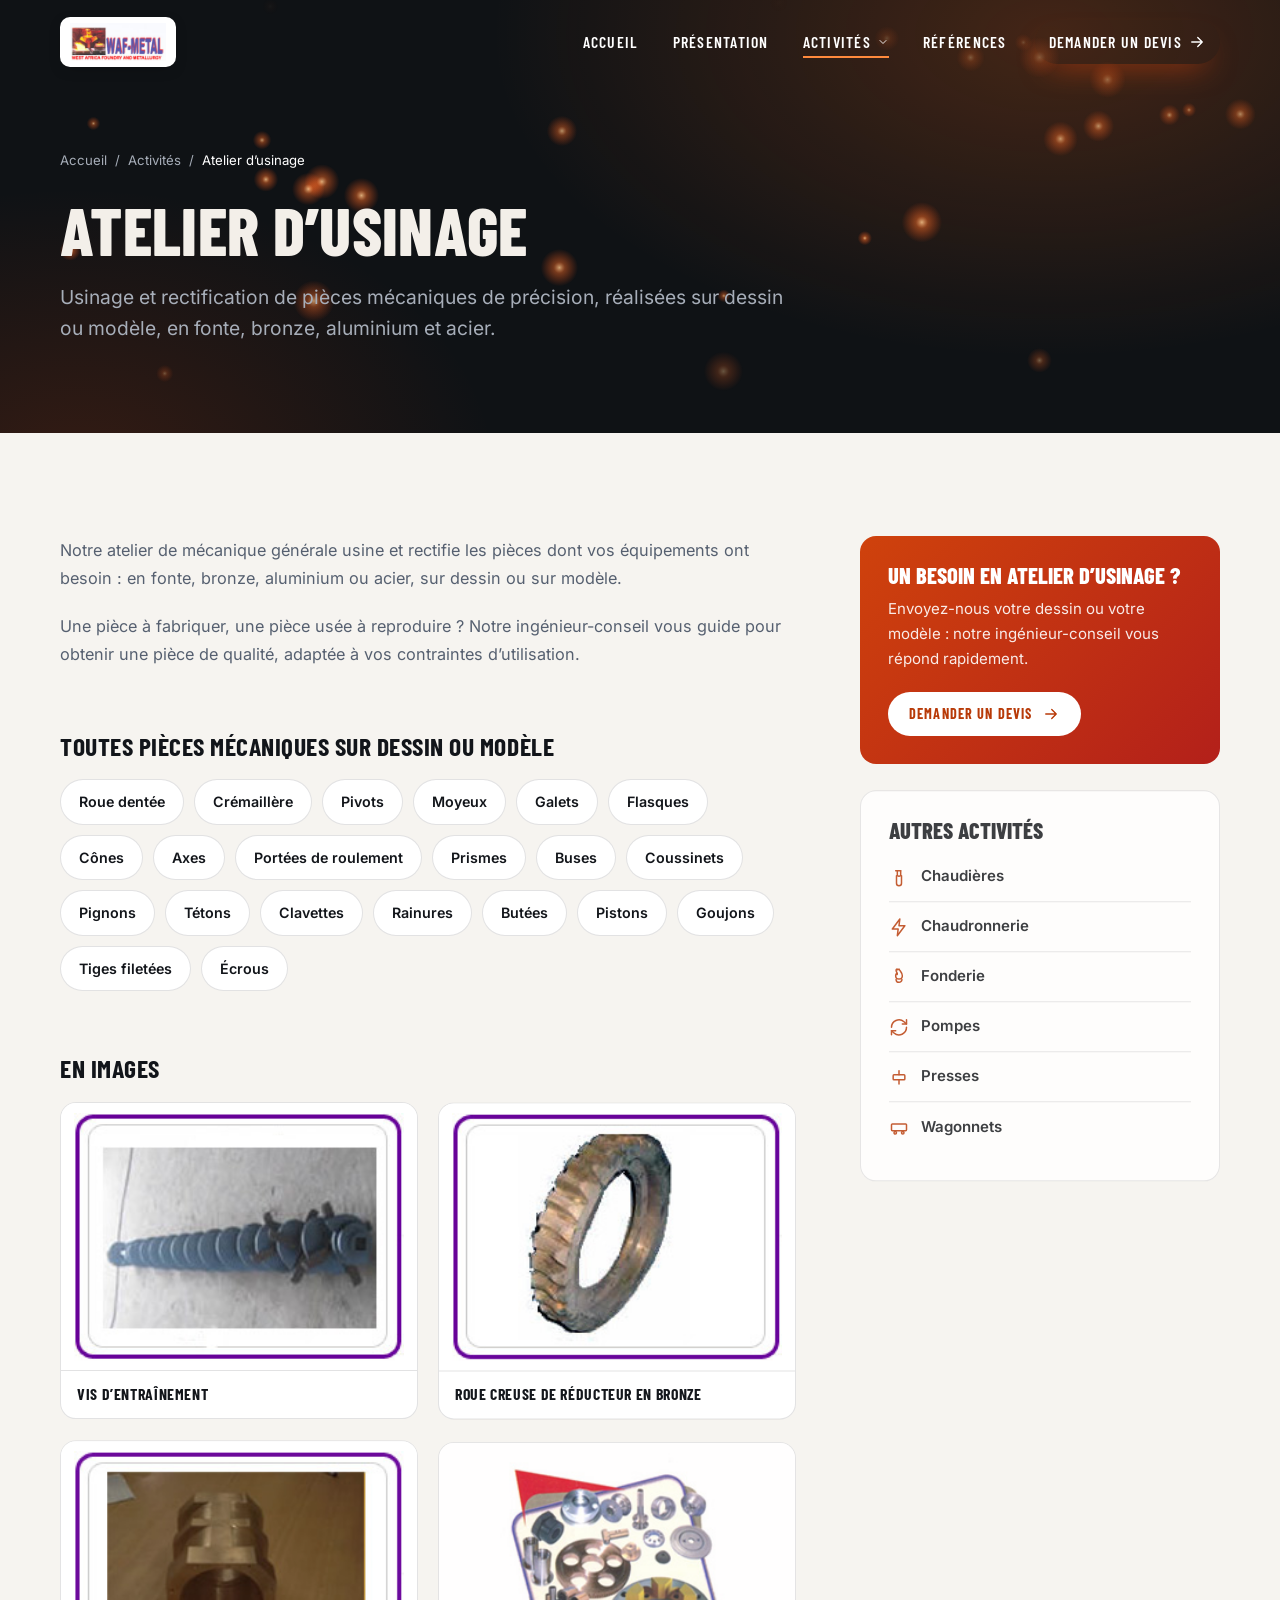
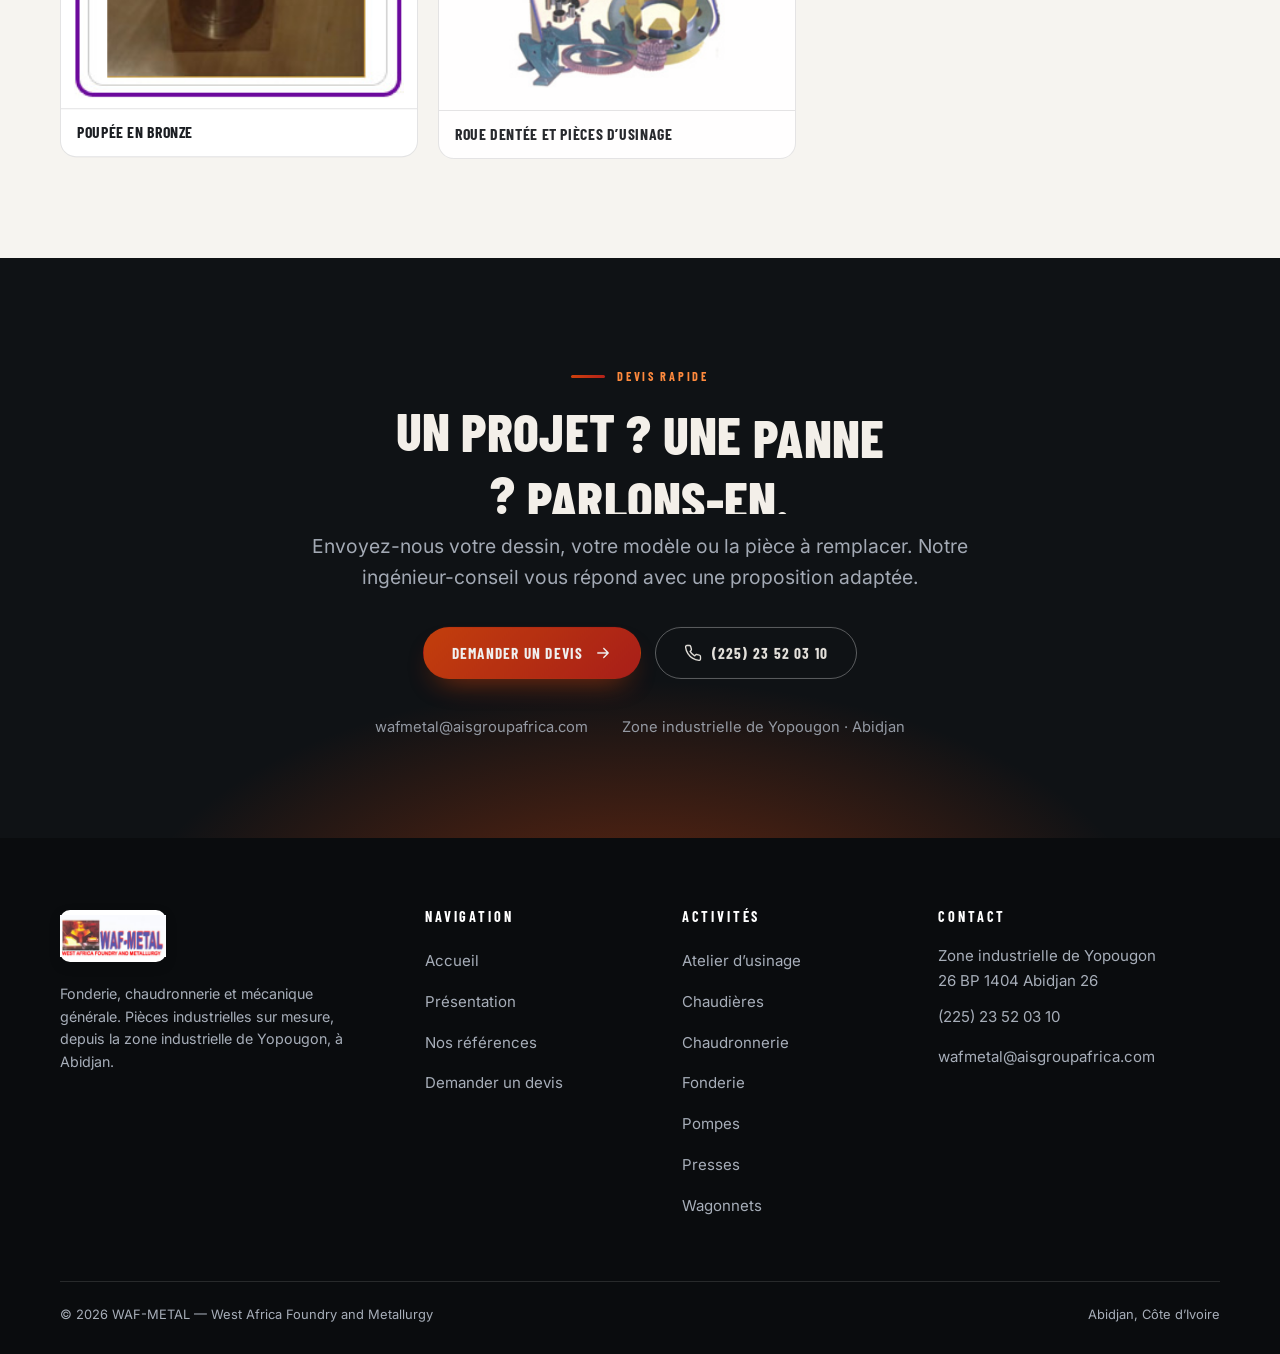
<file: atelier.html>
<!DOCTYPE html>
<html lang="fr">
<head>
<meta charset="UTF-8">
<meta name="viewport" content="width=device-width, initial-scale=1">
<title>Atelier d’usinage | WAF-METAL</title>
<meta name="description" content="Usinage et rectification de pièces mécaniques de précision, réalisées sur dessin ou modèle, en fonte, bronze, aluminium et acier.">
<meta name="theme-color" content="#0f1215">
<link rel="icon" href="images/logo.png">
<link rel="preload" href="assets/fonts/inter-var.woff2" as="font" type="font/woff2" crossorigin>
<link rel="preload" href="assets/fonts/barlow-condensed-800.woff2" as="font" type="font/woff2" crossorigin>
<link rel="stylesheet" href="assets/css/site.css">
<script>if(!matchMedia('(prefers-reduced-motion: reduce)').matches)document.documentElement.classList.add('js')</script>
</head>
<body>
<a class="skip" href="#main">Aller au contenu</a>
<header class="hdr">
  <div class="wrap">
    <a href="index.html" class="logo-card" aria-label="WAF-METAL, accueil"><img src="images/logo.png" width="436" height="173" alt="WAF-METAL — West Africa Foundry and Metallurgy"></a>
    <button class="burger" type="button" aria-label="Menu" aria-expanded="false" aria-controls="nav"><i></i></button>
    <ul class="nav" id="nav">
      <li><a href="index.html">Accueil</a></li>
      <li><a href="presentation.html">Présentation</a></li>
      <li class="has-dd current">
        <button class="dd-btn" type="button" aria-expanded="false">Activités <svg class="" viewBox="0 0 24 24" fill="none" stroke="currentColor" stroke-width="1.8" stroke-linecap="round" stroke-linejoin="round" aria-hidden="true"><path d="M6 9l6 6 6-6"/></svg></button>
        <div class="dd"><a href="atelier.html" aria-current="page"><svg class="" viewBox="0 0 24 24" fill="none" stroke="currentColor" stroke-width="1.8" stroke-linecap="round" stroke-linejoin="round" aria-hidden="true"><circle cx="12" cy="12" r="3"/><path d="M19.4 15a1.65 1.65 0 0 0 .33 1.82l.06.06a2 2 0 1 1-2.83 2.83l-.06-.06a1.65 1.65 0 0 0-1.82-.33 1.65 1.65 0 0 0-1 1.51V21a2 2 0 0 1-4 0v-.09A1.65 1.65 0 0 0 9 19.4a1.65 1.65 0 0 0-1.82.33l-.06.06a2 2 0 1 1-2.83-2.83l.06-.06A1.65 1.65 0 0 0 4.6 15a1.65 1.65 0 0 0-1.51-1H3a2 2 0 0 1 0-4h.09A1.65 1.65 0 0 0 4.6 9a1.65 1.65 0 0 0-.33-1.82l-.06-.06a2 2 0 1 1 2.83-2.83l.06.06A1.65 1.65 0 0 0 9 4.6a1.65 1.65 0 0 0 1-1.51V3a2 2 0 0 1 4 0v.09a1.65 1.65 0 0 0 1 1.51 1.65 1.65 0 0 0 1.82-.33l.06-.06a2 2 0 1 1 2.83 2.83l-.06.06A1.65 1.65 0 0 0 19.4 9H21a2 2 0 0 1 0 4h-1.6z"/></svg>Atelier d’usinage</a><a href="chaudiere.html"><svg class="" viewBox="0 0 24 24" fill="none" stroke="currentColor" stroke-width="1.8" stroke-linecap="round" stroke-linejoin="round" aria-hidden="true"><path d="M14 4v6a4 4 0 0 1-4 0V4"/><path d="M8 4h6"/><path d="M9 10v9a3 3 0 0 0 6 0v-9"/></svg>Chaudières</a><a href="chaudron.html"><svg class="" viewBox="0 0 24 24" fill="none" stroke="currentColor" stroke-width="1.8" stroke-linecap="round" stroke-linejoin="round" aria-hidden="true"><path d="M13 2 4 14h7l-1 8 9-12h-7l1-8z"/></svg>Chaudronnerie</a><a href="fonderie.html"><svg class="" viewBox="0 0 24 24" fill="none" stroke="currentColor" stroke-width="1.8" stroke-linecap="round" stroke-linejoin="round" aria-hidden="true"><path d="M12 2c1.5 3 4 4.5 4 8a4 4 0 0 1-8 0c0-1 .3-1.8.8-2.6.4.9 1.2 1.6 1.2.6 0-1.5-1.5-2.5-1.5-4.5 0-1 .8-1.9 1.5-1.5-.5 1 .5 1.5 2 0z"/><path d="M8.5 14.5a3.5 3.5 0 0 0 7 0"/></svg>Fonderie</a><a href="pompe.html"><svg class="" viewBox="0 0 24 24" fill="none" stroke="currentColor" stroke-width="1.8" stroke-linecap="round" stroke-linejoin="round" aria-hidden="true"><path d="M3 12a9 9 0 0 1 15-6.7L21 8"/><path d="M21 3v5h-5"/><path d="M21 12a9 9 0 0 1-15 6.7L3 16"/><path d="M3 21v-5h5"/></svg>Pompes</a><a href="presse.html"><svg class="" viewBox="0 0 24 24" fill="none" stroke="currentColor" stroke-width="1.8" stroke-linecap="round" stroke-linejoin="round" aria-hidden="true"><path d="M12 4v5"/><path d="M12 20v-5"/><rect x="5" y="9" width="14" height="6" rx="1"/></svg>Presses</a><a href="wagon.html"><svg class="" viewBox="0 0 24 24" fill="none" stroke="currentColor" stroke-width="1.8" stroke-linecap="round" stroke-linejoin="round" aria-hidden="true"><rect x="3" y="8" width="18" height="8" rx="1"/><circle cx="7.5" cy="18.5" r="1.5"/><circle cx="16.5" cy="18.5" r="1.5"/></svg>Wagonnets</a></div>
      </li>
      <li><a href="ref.html">Références</a></li>
      <li><a class="btn btn-fire btn-sm" href="contact.html#devis">Demander un devis <svg class="" viewBox="0 0 24 24" fill="none" stroke="currentColor" stroke-width="1.8" stroke-linecap="round" stroke-linejoin="round" aria-hidden="true"><path d="M5 12h14M13 6l6 6-6 6"/></svg></a></li>
    </ul>
  </div>
</header>
<main id="main">
<section class="phero">
  <canvas class="embers" data-n="28" aria-hidden="true"></canvas>
  <div class="wrap">
    <nav class="crumbs" aria-label="Fil d’Ariane"><a href="index.html">Accueil</a><span>/</span><a href="index.html#activites">Activités</a><span>/</span><span aria-current="page">Atelier d’usinage</span></nav>
    <h1 class="display">Atelier d’usinage</h1>
    <p class="lead">Usinage et rectification de pièces mécaniques de précision, réalisées sur dessin ou modèle, en fonte, bronze, aluminium et acier.</p>
  </div>
</section>

<section class="sec"><div class="wrap act">
  <div>
    <div class="prose"><p>Notre atelier de mécanique générale usine et rectifie les pièces dont vos équipements ont besoin : en fonte, bronze, aluminium ou acier, sur dessin ou sur modèle.</p><p>Une pièce à fabriquer, une pièce usée à reproduire ? Notre ingénieur-conseil vous guide pour obtenir une pièce de qualité, adaptée à vos contraintes d’utilisation.</p></div>
    <div class="block"><h2 class="h3" style="margin-bottom:20px">Toutes pièces mécaniques sur dessin ou modèle</h2><ul class="tags"><li>Roue dentée</li><li>Crémaillère</li><li>Pivots</li><li>Moyeux</li><li>Galets</li><li>Flasques</li><li>Cônes</li><li>Axes</li><li>Portées de roulement</li><li>Prismes</li><li>Buses</li><li>Coussinets</li><li>Pignons</li><li>Tétons</li><li>Clavettes</li><li>Rainures</li><li>Butées</li><li>Pistons</li><li>Goujons</li><li>Tiges filetées</li><li>Écrous</li></ul></div>
    <div class="block"><h2 class="h3" style="margin-bottom:20px">En images</h2><div class="shots big"><figure class="shot" data-r><div class="ph"><img src="images/edith2.jpg" width="239" height="179" alt="Vis d’entraînement" loading="lazy" decoding="async"></div><figcaption>Vis d’entraînement</figcaption></figure><figure class="shot" data-r><div class="ph"><img src="images/edith4.jpg" width="239" height="179" alt="Roue creuse de réducteur en bronze" loading="lazy" decoding="async"></div><figcaption>Roue creuse de réducteur en bronze</figcaption></figure><figure class="shot" data-r><div class="ph"><img src="images/edith6.jpg" width="239" height="179" alt="Poupée en bronze" loading="lazy" decoding="async"></div><figcaption>Poupée en bronze</figcaption></figure><figure class="shot" data-r><div class="ph"><img src="images/atelier.jpg" width="200" height="211" alt="Roue dentée et pièces d’usinage" loading="lazy" decoding="async"></div><figcaption>Roue dentée et pièces d’usinage</figcaption></figure></div></div>
    
  </div>
  <aside>
    <div class="card fire" data-r><h3>Un besoin en atelier d’usinage ?</h3><p>Envoyez-nous votre dessin ou votre modèle : notre ingénieur-conseil vous répond rapidement.</p><a class="btn btn-sm" href="contact.html?activite=Atelier%20d%E2%80%99usinage#devis">Demander un devis <svg class="" viewBox="0 0 24 24" fill="none" stroke="currentColor" stroke-width="1.8" stroke-linecap="round" stroke-linejoin="round" aria-hidden="true"><path d="M5 12h14M13 6l6 6-6 6"/></svg></a></div>
    <div class="card" data-r><h3 style="margin-bottom:10px">Autres activités</h3><ul class="links"><li><a href="chaudiere.html"><svg class="" viewBox="0 0 24 24" fill="none" stroke="currentColor" stroke-width="1.8" stroke-linecap="round" stroke-linejoin="round" aria-hidden="true"><path d="M14 4v6a4 4 0 0 1-4 0V4"/><path d="M8 4h6"/><path d="M9 10v9a3 3 0 0 0 6 0v-9"/></svg>Chaudières</a></li><li><a href="chaudron.html"><svg class="" viewBox="0 0 24 24" fill="none" stroke="currentColor" stroke-width="1.8" stroke-linecap="round" stroke-linejoin="round" aria-hidden="true"><path d="M13 2 4 14h7l-1 8 9-12h-7l1-8z"/></svg>Chaudronnerie</a></li><li><a href="fonderie.html"><svg class="" viewBox="0 0 24 24" fill="none" stroke="currentColor" stroke-width="1.8" stroke-linecap="round" stroke-linejoin="round" aria-hidden="true"><path d="M12 2c1.5 3 4 4.5 4 8a4 4 0 0 1-8 0c0-1 .3-1.8.8-2.6.4.9 1.2 1.6 1.2.6 0-1.5-1.5-2.5-1.5-4.5 0-1 .8-1.9 1.5-1.5-.5 1 .5 1.5 2 0z"/><path d="M8.5 14.5a3.5 3.5 0 0 0 7 0"/></svg>Fonderie</a></li><li><a href="pompe.html"><svg class="" viewBox="0 0 24 24" fill="none" stroke="currentColor" stroke-width="1.8" stroke-linecap="round" stroke-linejoin="round" aria-hidden="true"><path d="M3 12a9 9 0 0 1 15-6.7L21 8"/><path d="M21 3v5h-5"/><path d="M21 12a9 9 0 0 1-15 6.7L3 16"/><path d="M3 21v-5h5"/></svg>Pompes</a></li><li><a href="presse.html"><svg class="" viewBox="0 0 24 24" fill="none" stroke="currentColor" stroke-width="1.8" stroke-linecap="round" stroke-linejoin="round" aria-hidden="true"><path d="M12 4v5"/><path d="M12 20v-5"/><rect x="5" y="9" width="14" height="6" rx="1"/></svg>Presses</a></li><li><a href="wagon.html"><svg class="" viewBox="0 0 24 24" fill="none" stroke="currentColor" stroke-width="1.8" stroke-linecap="round" stroke-linejoin="round" aria-hidden="true"><rect x="3" y="8" width="18" height="8" rx="1"/><circle cx="7.5" cy="18.5" r="1.5"/><circle cx="16.5" cy="18.5" r="1.5"/></svg>Wagonnets</a></li></ul></div>
  </aside>
</div></section>
<section class="sec sec-dark cta">
  <div class="wrap">
    <p class="eyebrow" style="justify-content:center">Devis rapide</p>
    <h2 class="h2" data-split>Un projet ? Une panne ? Parlons-en.</h2>
    <p class="lead" data-r>Envoyez-nous votre dessin, votre modèle ou la pièce à remplacer. Notre ingénieur-conseil vous répond avec une proposition adaptée.</p>
    <div class="hero-actions" data-r>
      <a class="btn btn-fire" href="contact.html#devis">Demander un devis <svg class="" viewBox="0 0 24 24" fill="none" stroke="currentColor" stroke-width="1.8" stroke-linecap="round" stroke-linejoin="round" aria-hidden="true"><path d="M5 12h14M13 6l6 6-6 6"/></svg></a>
      <a class="btn btn-ghost" href="tel:+22523520310"><svg class="" viewBox="0 0 24 24" fill="none" stroke="currentColor" stroke-width="1.8" stroke-linecap="round" stroke-linejoin="round" aria-hidden="true"><path d="M22 16.92v3a2 2 0 0 1-2.18 2 19.79 19.79 0 0 1-8.63-3.07 19.5 19.5 0 0 1-6-6 19.79 19.79 0 0 1-3.07-8.67A2 2 0 0 1 4.11 2h3a2 2 0 0 1 2 1.72c.127.96.361 1.903.7 2.81a2 2 0 0 1-.45 2.11L8.09 9.91a16 16 0 0 0 6 6l1.27-1.27a2 2 0 0 1 2.11-.45c.907.339 1.85.573 2.81.7A2 2 0 0 1 22 16.92z"/></svg> (225) 23 52 03 10</a>
    </div>
    <div class="cta-lines" data-r><a href="mailto:wafmetal@aisgroupafrica.com">wafmetal@aisgroupafrica.com</a><span>Zone industrielle de Yopougon · Abidjan</span></div>
  </div>
</section>
</main>
<footer class="ftr">
  <div class="wrap">
    <div class="ftr-grid">
      <div><a href="index.html" class="logo-card" style="display:inline-flex" aria-label="WAF-METAL"><img src="images/logo.png" width="436" height="173" alt="WAF-METAL" style="height:42px;width:auto" loading="lazy"></a>
        <p>Fonderie, chaudronnerie et mécanique générale. Pièces industrielles sur mesure, depuis la zone industrielle de Yopougon, à Abidjan.</p></div>
      <div><h4>Navigation</h4><ul><li><a href="index.html">Accueil</a></li><li><a href="presentation.html">Présentation</a></li><li><a href="ref.html">Nos références</a></li><li><a href="contact.html#devis">Demander un devis</a></li></ul></div>
      <div><h4>Activités</h4><ul><li><a href="atelier.html">Atelier d’usinage</a></li><li><a href="chaudiere.html">Chaudières</a></li><li><a href="chaudron.html">Chaudronnerie</a></li><li><a href="fonderie.html">Fonderie</a></li><li><a href="pompe.html">Pompes</a></li><li><a href="presse.html">Presses</a></li><li><a href="wagon.html">Wagonnets</a></li></ul></div>
      <div><h4>Contact</h4><ul><li>Zone industrielle de Yopougon<br>26 BP 1404 Abidjan 26</li><li><a href="tel:+22523520310">(225) 23 52 03 10</a></li><li><a href="mailto:wafmetal@aisgroupafrica.com">wafmetal@aisgroupafrica.com</a></li></ul></div>
    </div>
    <div class="ftr-bot"><span>© 2026 WAF-METAL — West Africa Foundry and Metallurgy</span><span>Abidjan, Côte d’Ivoire</span></div>
  </div>
</footer>
<script src="assets/vendor/gsap.min.js" defer></script>
<script src="assets/vendor/ScrollTrigger.min.js" defer></script>
<script src="assets/js/site.js" defer></script>
</body>
</html>
</file>
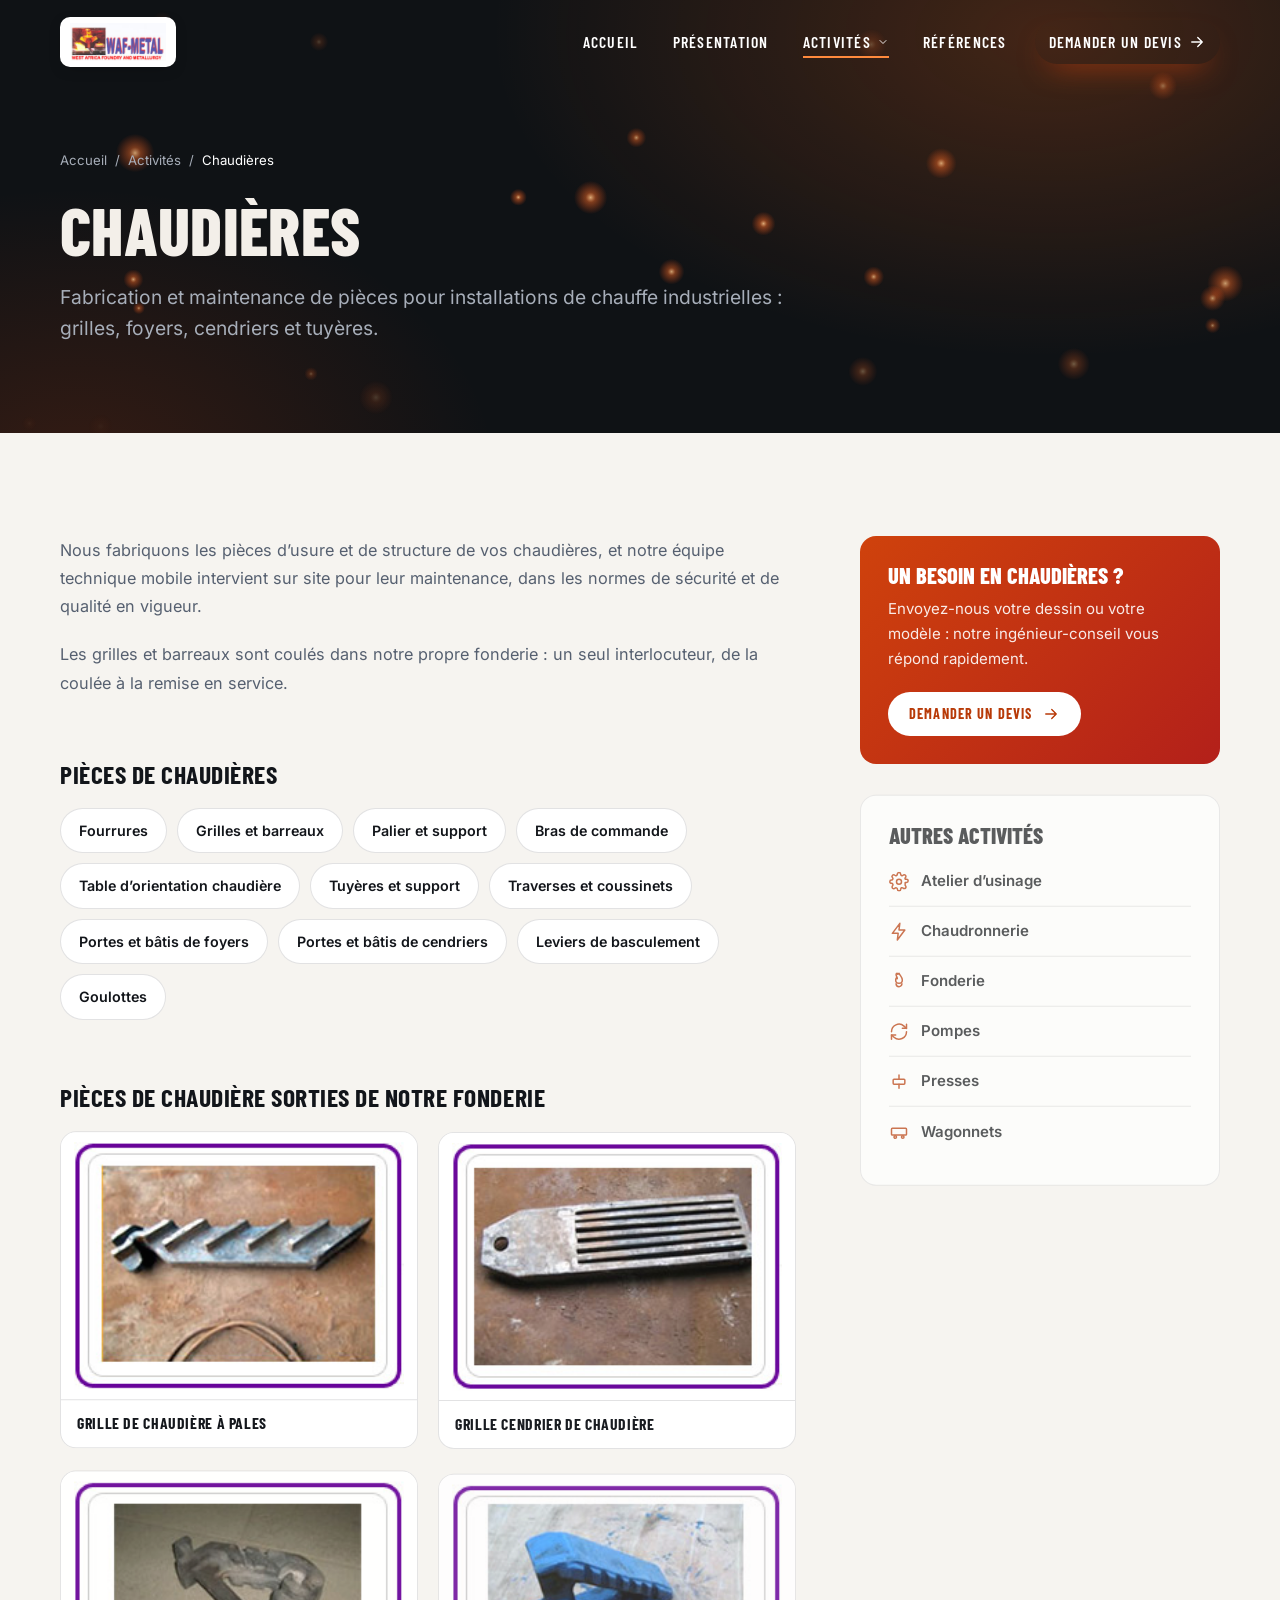
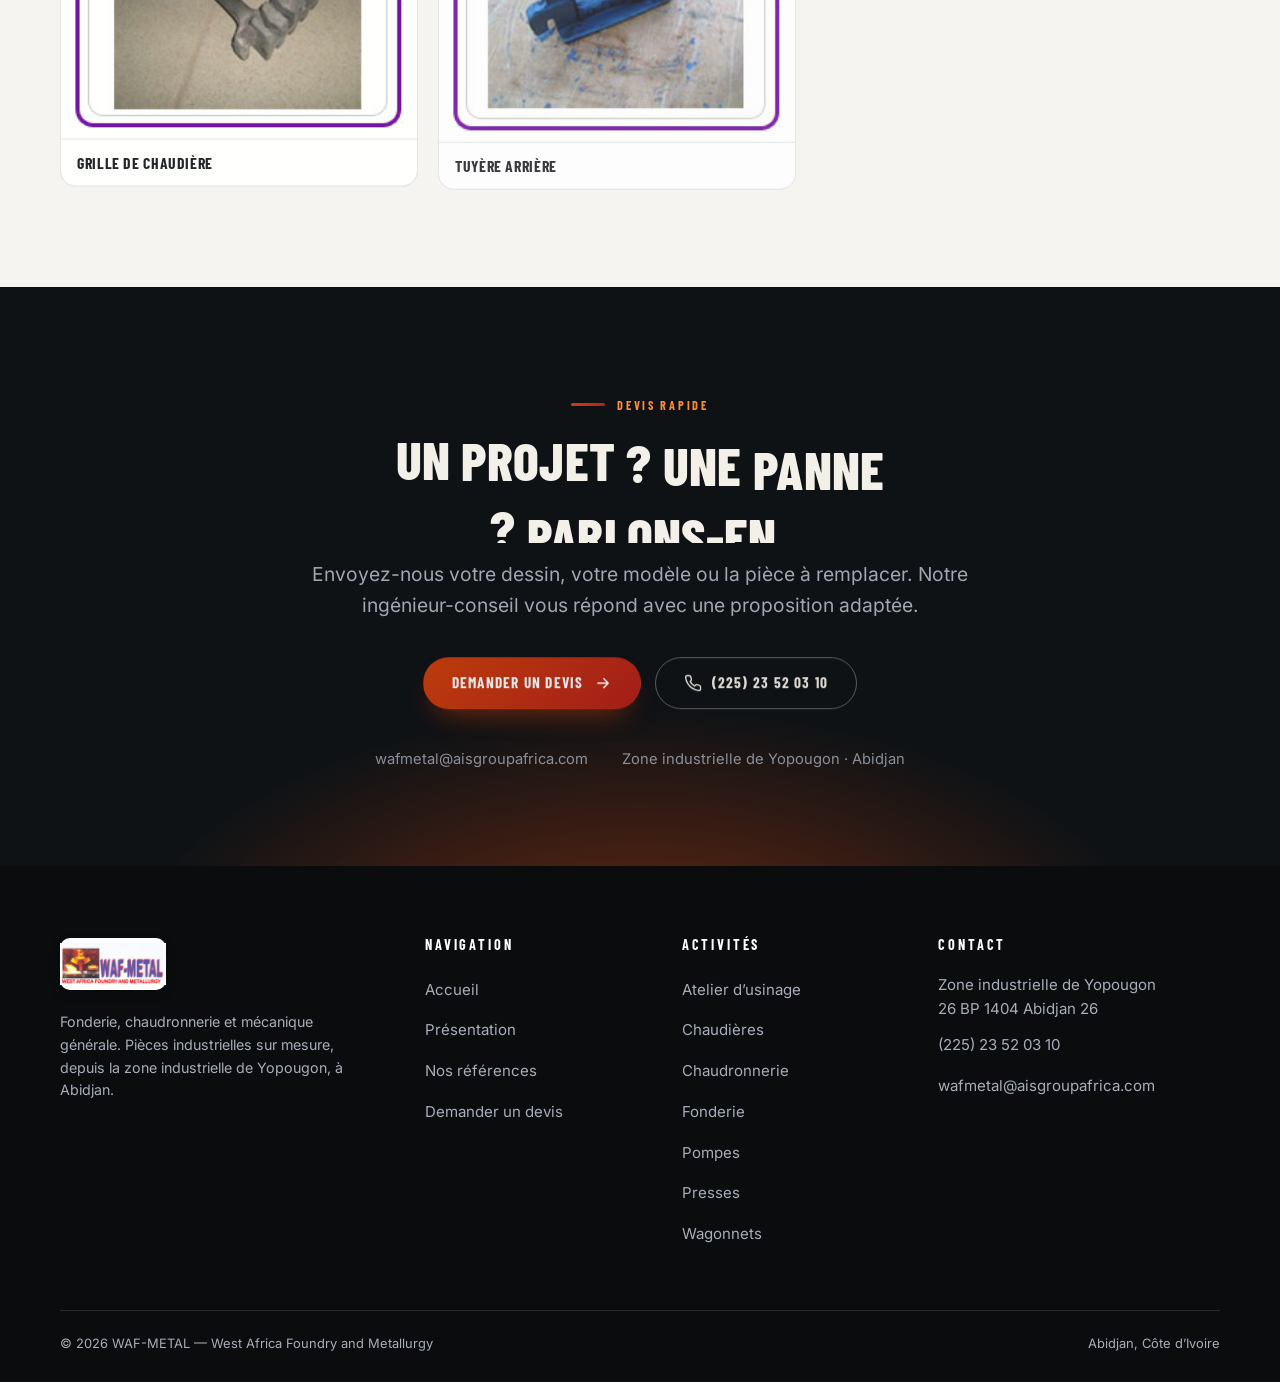
<file: chaudiere.html>
<!DOCTYPE html>
<html lang="fr">
<head>
<meta charset="UTF-8">
<meta name="viewport" content="width=device-width, initial-scale=1">
<title>Chaudières | WAF-METAL</title>
<meta name="description" content="Fabrication et maintenance de pièces pour installations de chauffe industrielles : grilles, foyers, cendriers et tuyères.">
<meta name="theme-color" content="#0f1215">
<link rel="icon" href="images/logo.png">
<link rel="preload" href="assets/fonts/inter-var.woff2" as="font" type="font/woff2" crossorigin>
<link rel="preload" href="assets/fonts/barlow-condensed-800.woff2" as="font" type="font/woff2" crossorigin>
<link rel="stylesheet" href="assets/css/site.css">
<script>if(!matchMedia('(prefers-reduced-motion: reduce)').matches)document.documentElement.classList.add('js')</script>
</head>
<body>
<a class="skip" href="#main">Aller au contenu</a>
<header class="hdr">
  <div class="wrap">
    <a href="index.html" class="logo-card" aria-label="WAF-METAL, accueil"><img src="images/logo.png" width="436" height="173" alt="WAF-METAL — West Africa Foundry and Metallurgy"></a>
    <button class="burger" type="button" aria-label="Menu" aria-expanded="false" aria-controls="nav"><i></i></button>
    <ul class="nav" id="nav">
      <li><a href="index.html">Accueil</a></li>
      <li><a href="presentation.html">Présentation</a></li>
      <li class="has-dd current">
        <button class="dd-btn" type="button" aria-expanded="false">Activités <svg class="" viewBox="0 0 24 24" fill="none" stroke="currentColor" stroke-width="1.8" stroke-linecap="round" stroke-linejoin="round" aria-hidden="true"><path d="M6 9l6 6 6-6"/></svg></button>
        <div class="dd"><a href="atelier.html"><svg class="" viewBox="0 0 24 24" fill="none" stroke="currentColor" stroke-width="1.8" stroke-linecap="round" stroke-linejoin="round" aria-hidden="true"><circle cx="12" cy="12" r="3"/><path d="M19.4 15a1.65 1.65 0 0 0 .33 1.82l.06.06a2 2 0 1 1-2.83 2.83l-.06-.06a1.65 1.65 0 0 0-1.82-.33 1.65 1.65 0 0 0-1 1.51V21a2 2 0 0 1-4 0v-.09A1.65 1.65 0 0 0 9 19.4a1.65 1.65 0 0 0-1.82.33l-.06.06a2 2 0 1 1-2.83-2.83l.06-.06A1.65 1.65 0 0 0 4.6 15a1.65 1.65 0 0 0-1.51-1H3a2 2 0 0 1 0-4h.09A1.65 1.65 0 0 0 4.6 9a1.65 1.65 0 0 0-.33-1.82l-.06-.06a2 2 0 1 1 2.83-2.83l.06.06A1.65 1.65 0 0 0 9 4.6a1.65 1.65 0 0 0 1-1.51V3a2 2 0 0 1 4 0v.09a1.65 1.65 0 0 0 1 1.51 1.65 1.65 0 0 0 1.82-.33l.06-.06a2 2 0 1 1 2.83 2.83l-.06.06A1.65 1.65 0 0 0 19.4 9H21a2 2 0 0 1 0 4h-1.6z"/></svg>Atelier d’usinage</a><a href="chaudiere.html" aria-current="page"><svg class="" viewBox="0 0 24 24" fill="none" stroke="currentColor" stroke-width="1.8" stroke-linecap="round" stroke-linejoin="round" aria-hidden="true"><path d="M14 4v6a4 4 0 0 1-4 0V4"/><path d="M8 4h6"/><path d="M9 10v9a3 3 0 0 0 6 0v-9"/></svg>Chaudières</a><a href="chaudron.html"><svg class="" viewBox="0 0 24 24" fill="none" stroke="currentColor" stroke-width="1.8" stroke-linecap="round" stroke-linejoin="round" aria-hidden="true"><path d="M13 2 4 14h7l-1 8 9-12h-7l1-8z"/></svg>Chaudronnerie</a><a href="fonderie.html"><svg class="" viewBox="0 0 24 24" fill="none" stroke="currentColor" stroke-width="1.8" stroke-linecap="round" stroke-linejoin="round" aria-hidden="true"><path d="M12 2c1.5 3 4 4.5 4 8a4 4 0 0 1-8 0c0-1 .3-1.8.8-2.6.4.9 1.2 1.6 1.2.6 0-1.5-1.5-2.5-1.5-4.5 0-1 .8-1.9 1.5-1.5-.5 1 .5 1.5 2 0z"/><path d="M8.5 14.5a3.5 3.5 0 0 0 7 0"/></svg>Fonderie</a><a href="pompe.html"><svg class="" viewBox="0 0 24 24" fill="none" stroke="currentColor" stroke-width="1.8" stroke-linecap="round" stroke-linejoin="round" aria-hidden="true"><path d="M3 12a9 9 0 0 1 15-6.7L21 8"/><path d="M21 3v5h-5"/><path d="M21 12a9 9 0 0 1-15 6.7L3 16"/><path d="M3 21v-5h5"/></svg>Pompes</a><a href="presse.html"><svg class="" viewBox="0 0 24 24" fill="none" stroke="currentColor" stroke-width="1.8" stroke-linecap="round" stroke-linejoin="round" aria-hidden="true"><path d="M12 4v5"/><path d="M12 20v-5"/><rect x="5" y="9" width="14" height="6" rx="1"/></svg>Presses</a><a href="wagon.html"><svg class="" viewBox="0 0 24 24" fill="none" stroke="currentColor" stroke-width="1.8" stroke-linecap="round" stroke-linejoin="round" aria-hidden="true"><rect x="3" y="8" width="18" height="8" rx="1"/><circle cx="7.5" cy="18.5" r="1.5"/><circle cx="16.5" cy="18.5" r="1.5"/></svg>Wagonnets</a></div>
      </li>
      <li><a href="ref.html">Références</a></li>
      <li><a class="btn btn-fire btn-sm" href="contact.html#devis">Demander un devis <svg class="" viewBox="0 0 24 24" fill="none" stroke="currentColor" stroke-width="1.8" stroke-linecap="round" stroke-linejoin="round" aria-hidden="true"><path d="M5 12h14M13 6l6 6-6 6"/></svg></a></li>
    </ul>
  </div>
</header>
<main id="main">
<section class="phero">
  <canvas class="embers" data-n="28" aria-hidden="true"></canvas>
  <div class="wrap">
    <nav class="crumbs" aria-label="Fil d’Ariane"><a href="index.html">Accueil</a><span>/</span><a href="index.html#activites">Activités</a><span>/</span><span aria-current="page">Chaudières</span></nav>
    <h1 class="display">Chaudières</h1>
    <p class="lead">Fabrication et maintenance de pièces pour installations de chauffe industrielles : grilles, foyers, cendriers et tuyères.</p>
  </div>
</section>

<section class="sec"><div class="wrap act">
  <div>
    <div class="prose"><p>Nous fabriquons les pièces d’usure et de structure de vos chaudières, et notre équipe technique mobile intervient sur site pour leur maintenance, dans les normes de sécurité et de qualité en vigueur.</p><p>Les grilles et barreaux sont coulés dans notre propre fonderie : un seul interlocuteur, de la coulée à la remise en service.</p></div>
    <div class="block"><h2 class="h3" style="margin-bottom:20px">Pièces de chaudières</h2><ul class="tags"><li>Fourrures</li><li>Grilles et barreaux</li><li>Palier et support</li><li>Bras de commande</li><li>Table d’orientation chaudière</li><li>Tuyères et support</li><li>Traverses et coussinets</li><li>Portes et bâtis de foyers</li><li>Portes et bâtis de cendriers</li><li>Leviers de basculement</li><li>Goulottes</li></ul></div>
    <div class="block"><h2 class="h3" style="margin-bottom:20px">Pièces de chaudière sorties de notre fonderie</h2><div class="shots big"><figure class="shot" data-r><div class="ph"><img src="images/edith7.jpg" width="239" height="179" alt="Grille de chaudière à pales" loading="lazy" decoding="async"></div><figcaption>Grille de chaudière à pales</figcaption></figure><figure class="shot" data-r><div class="ph"><img src="images/edith8.jpg" width="239" height="179" alt="Grille cendrier de chaudière" loading="lazy" decoding="async"></div><figcaption>Grille cendrier de chaudière</figcaption></figure><figure class="shot" data-r><div class="ph"><img src="images/edith13.jpg" width="239" height="179" alt="Grille de chaudière" loading="lazy" decoding="async"></div><figcaption>Grille de chaudière</figcaption></figure><figure class="shot" data-r><div class="ph"><img src="images/edith14.jpg" width="239" height="179" alt="Tuyère arrière" loading="lazy" decoding="async"></div><figcaption>Tuyère arrière</figcaption></figure></div></div>
    
  </div>
  <aside>
    <div class="card fire" data-r><h3>Un besoin en chaudières ?</h3><p>Envoyez-nous votre dessin ou votre modèle : notre ingénieur-conseil vous répond rapidement.</p><a class="btn btn-sm" href="contact.html?activite=Chaudi%C3%A8res#devis">Demander un devis <svg class="" viewBox="0 0 24 24" fill="none" stroke="currentColor" stroke-width="1.8" stroke-linecap="round" stroke-linejoin="round" aria-hidden="true"><path d="M5 12h14M13 6l6 6-6 6"/></svg></a></div>
    <div class="card" data-r><h3 style="margin-bottom:10px">Autres activités</h3><ul class="links"><li><a href="atelier.html"><svg class="" viewBox="0 0 24 24" fill="none" stroke="currentColor" stroke-width="1.8" stroke-linecap="round" stroke-linejoin="round" aria-hidden="true"><circle cx="12" cy="12" r="3"/><path d="M19.4 15a1.65 1.65 0 0 0 .33 1.82l.06.06a2 2 0 1 1-2.83 2.83l-.06-.06a1.65 1.65 0 0 0-1.82-.33 1.65 1.65 0 0 0-1 1.51V21a2 2 0 0 1-4 0v-.09A1.65 1.65 0 0 0 9 19.4a1.65 1.65 0 0 0-1.82.33l-.06.06a2 2 0 1 1-2.83-2.83l.06-.06A1.65 1.65 0 0 0 4.6 15a1.65 1.65 0 0 0-1.51-1H3a2 2 0 0 1 0-4h.09A1.65 1.65 0 0 0 4.6 9a1.65 1.65 0 0 0-.33-1.82l-.06-.06a2 2 0 1 1 2.83-2.83l.06.06A1.65 1.65 0 0 0 9 4.6a1.65 1.65 0 0 0 1-1.51V3a2 2 0 0 1 4 0v.09a1.65 1.65 0 0 0 1 1.51 1.65 1.65 0 0 0 1.82-.33l.06-.06a2 2 0 1 1 2.83 2.83l-.06.06A1.65 1.65 0 0 0 19.4 9H21a2 2 0 0 1 0 4h-1.6z"/></svg>Atelier d’usinage</a></li><li><a href="chaudron.html"><svg class="" viewBox="0 0 24 24" fill="none" stroke="currentColor" stroke-width="1.8" stroke-linecap="round" stroke-linejoin="round" aria-hidden="true"><path d="M13 2 4 14h7l-1 8 9-12h-7l1-8z"/></svg>Chaudronnerie</a></li><li><a href="fonderie.html"><svg class="" viewBox="0 0 24 24" fill="none" stroke="currentColor" stroke-width="1.8" stroke-linecap="round" stroke-linejoin="round" aria-hidden="true"><path d="M12 2c1.5 3 4 4.5 4 8a4 4 0 0 1-8 0c0-1 .3-1.8.8-2.6.4.9 1.2 1.6 1.2.6 0-1.5-1.5-2.5-1.5-4.5 0-1 .8-1.9 1.5-1.5-.5 1 .5 1.5 2 0z"/><path d="M8.5 14.5a3.5 3.5 0 0 0 7 0"/></svg>Fonderie</a></li><li><a href="pompe.html"><svg class="" viewBox="0 0 24 24" fill="none" stroke="currentColor" stroke-width="1.8" stroke-linecap="round" stroke-linejoin="round" aria-hidden="true"><path d="M3 12a9 9 0 0 1 15-6.7L21 8"/><path d="M21 3v5h-5"/><path d="M21 12a9 9 0 0 1-15 6.7L3 16"/><path d="M3 21v-5h5"/></svg>Pompes</a></li><li><a href="presse.html"><svg class="" viewBox="0 0 24 24" fill="none" stroke="currentColor" stroke-width="1.8" stroke-linecap="round" stroke-linejoin="round" aria-hidden="true"><path d="M12 4v5"/><path d="M12 20v-5"/><rect x="5" y="9" width="14" height="6" rx="1"/></svg>Presses</a></li><li><a href="wagon.html"><svg class="" viewBox="0 0 24 24" fill="none" stroke="currentColor" stroke-width="1.8" stroke-linecap="round" stroke-linejoin="round" aria-hidden="true"><rect x="3" y="8" width="18" height="8" rx="1"/><circle cx="7.5" cy="18.5" r="1.5"/><circle cx="16.5" cy="18.5" r="1.5"/></svg>Wagonnets</a></li></ul></div>
  </aside>
</div></section>
<section class="sec sec-dark cta">
  <div class="wrap">
    <p class="eyebrow" style="justify-content:center">Devis rapide</p>
    <h2 class="h2" data-split>Un projet ? Une panne ? Parlons-en.</h2>
    <p class="lead" data-r>Envoyez-nous votre dessin, votre modèle ou la pièce à remplacer. Notre ingénieur-conseil vous répond avec une proposition adaptée.</p>
    <div class="hero-actions" data-r>
      <a class="btn btn-fire" href="contact.html#devis">Demander un devis <svg class="" viewBox="0 0 24 24" fill="none" stroke="currentColor" stroke-width="1.8" stroke-linecap="round" stroke-linejoin="round" aria-hidden="true"><path d="M5 12h14M13 6l6 6-6 6"/></svg></a>
      <a class="btn btn-ghost" href="tel:+22523520310"><svg class="" viewBox="0 0 24 24" fill="none" stroke="currentColor" stroke-width="1.8" stroke-linecap="round" stroke-linejoin="round" aria-hidden="true"><path d="M22 16.92v3a2 2 0 0 1-2.18 2 19.79 19.79 0 0 1-8.63-3.07 19.5 19.5 0 0 1-6-6 19.79 19.79 0 0 1-3.07-8.67A2 2 0 0 1 4.11 2h3a2 2 0 0 1 2 1.72c.127.96.361 1.903.7 2.81a2 2 0 0 1-.45 2.11L8.09 9.91a16 16 0 0 0 6 6l1.27-1.27a2 2 0 0 1 2.11-.45c.907.339 1.85.573 2.81.7A2 2 0 0 1 22 16.92z"/></svg> (225) 23 52 03 10</a>
    </div>
    <div class="cta-lines" data-r><a href="mailto:wafmetal@aisgroupafrica.com">wafmetal@aisgroupafrica.com</a><span>Zone industrielle de Yopougon · Abidjan</span></div>
  </div>
</section>
</main>
<footer class="ftr">
  <div class="wrap">
    <div class="ftr-grid">
      <div><a href="index.html" class="logo-card" style="display:inline-flex" aria-label="WAF-METAL"><img src="images/logo.png" width="436" height="173" alt="WAF-METAL" style="height:42px;width:auto" loading="lazy"></a>
        <p>Fonderie, chaudronnerie et mécanique générale. Pièces industrielles sur mesure, depuis la zone industrielle de Yopougon, à Abidjan.</p></div>
      <div><h4>Navigation</h4><ul><li><a href="index.html">Accueil</a></li><li><a href="presentation.html">Présentation</a></li><li><a href="ref.html">Nos références</a></li><li><a href="contact.html#devis">Demander un devis</a></li></ul></div>
      <div><h4>Activités</h4><ul><li><a href="atelier.html">Atelier d’usinage</a></li><li><a href="chaudiere.html">Chaudières</a></li><li><a href="chaudron.html">Chaudronnerie</a></li><li><a href="fonderie.html">Fonderie</a></li><li><a href="pompe.html">Pompes</a></li><li><a href="presse.html">Presses</a></li><li><a href="wagon.html">Wagonnets</a></li></ul></div>
      <div><h4>Contact</h4><ul><li>Zone industrielle de Yopougon<br>26 BP 1404 Abidjan 26</li><li><a href="tel:+22523520310">(225) 23 52 03 10</a></li><li><a href="mailto:wafmetal@aisgroupafrica.com">wafmetal@aisgroupafrica.com</a></li></ul></div>
    </div>
    <div class="ftr-bot"><span>© 2026 WAF-METAL — West Africa Foundry and Metallurgy</span><span>Abidjan, Côte d’Ivoire</span></div>
  </div>
</footer>
<script src="assets/vendor/gsap.min.js" defer></script>
<script src="assets/vendor/ScrollTrigger.min.js" defer></script>
<script src="assets/js/site.js" defer></script>
</body>
</html>
</file>
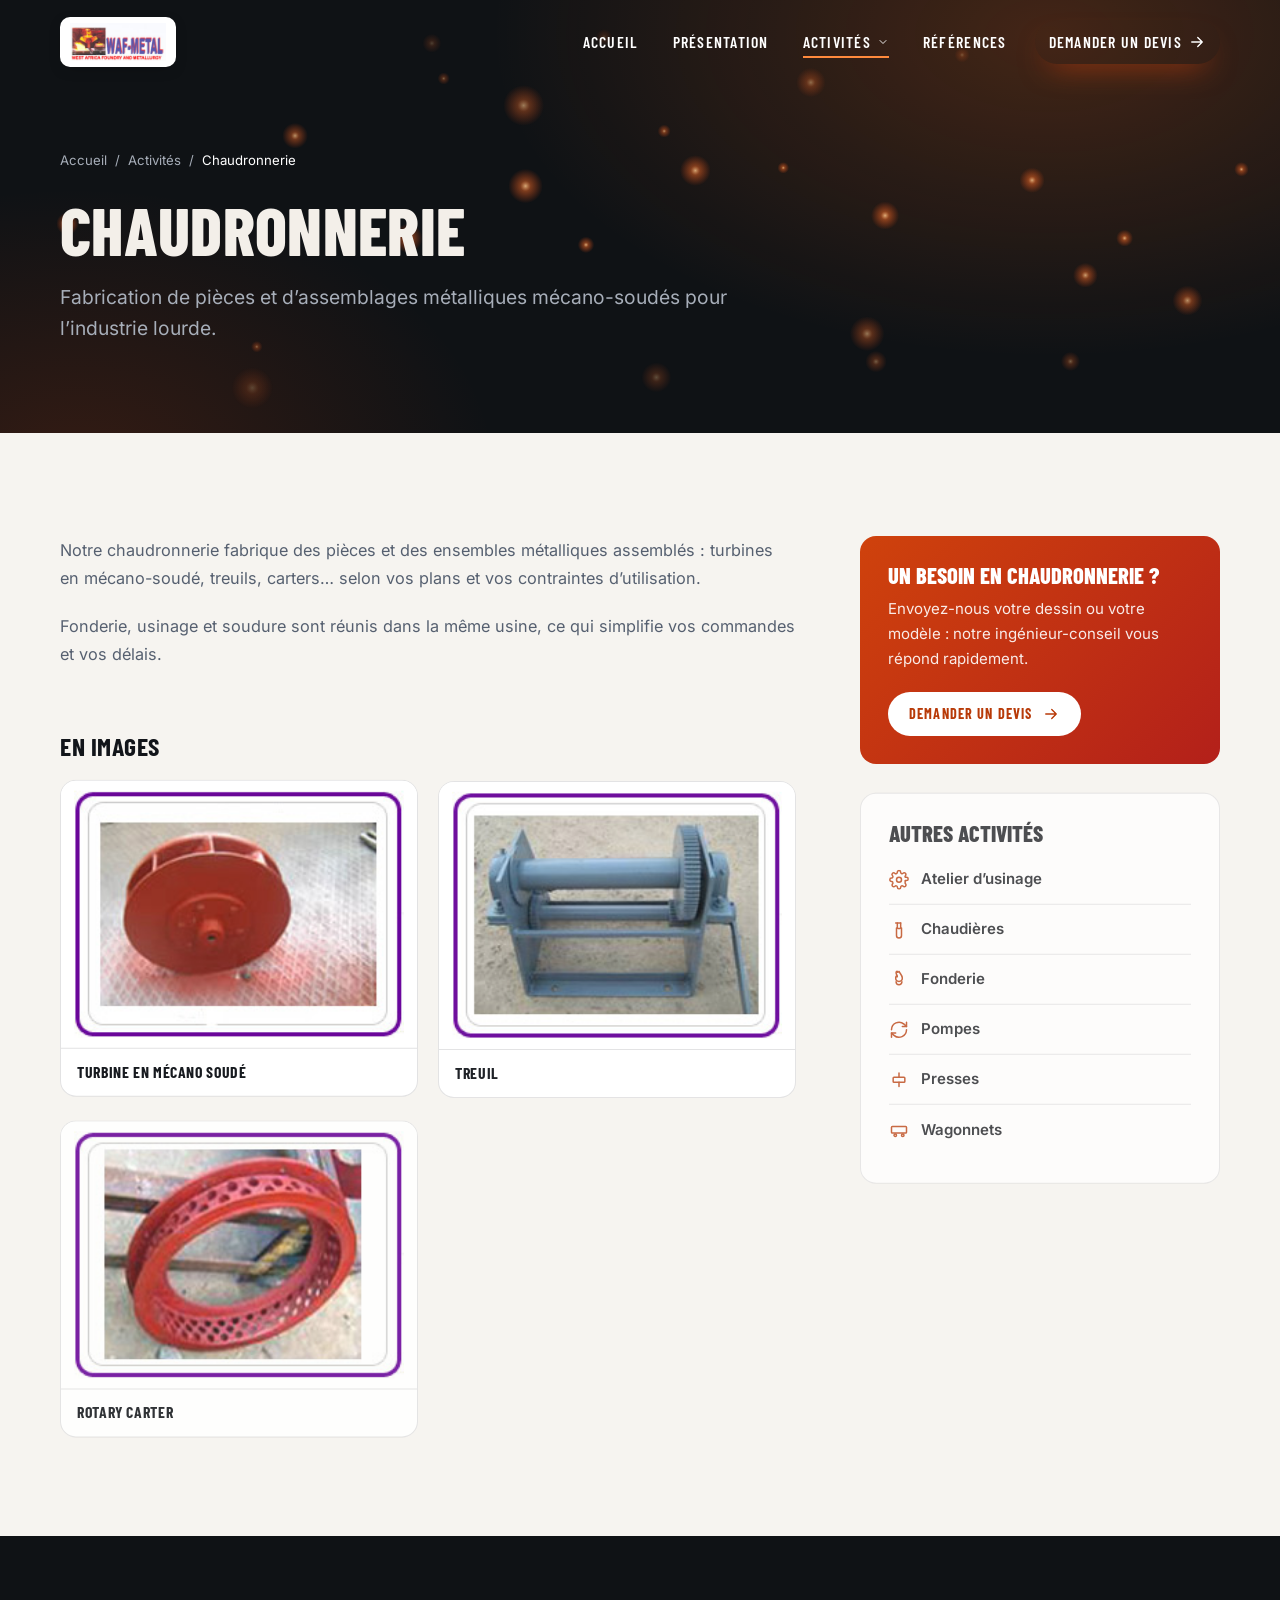
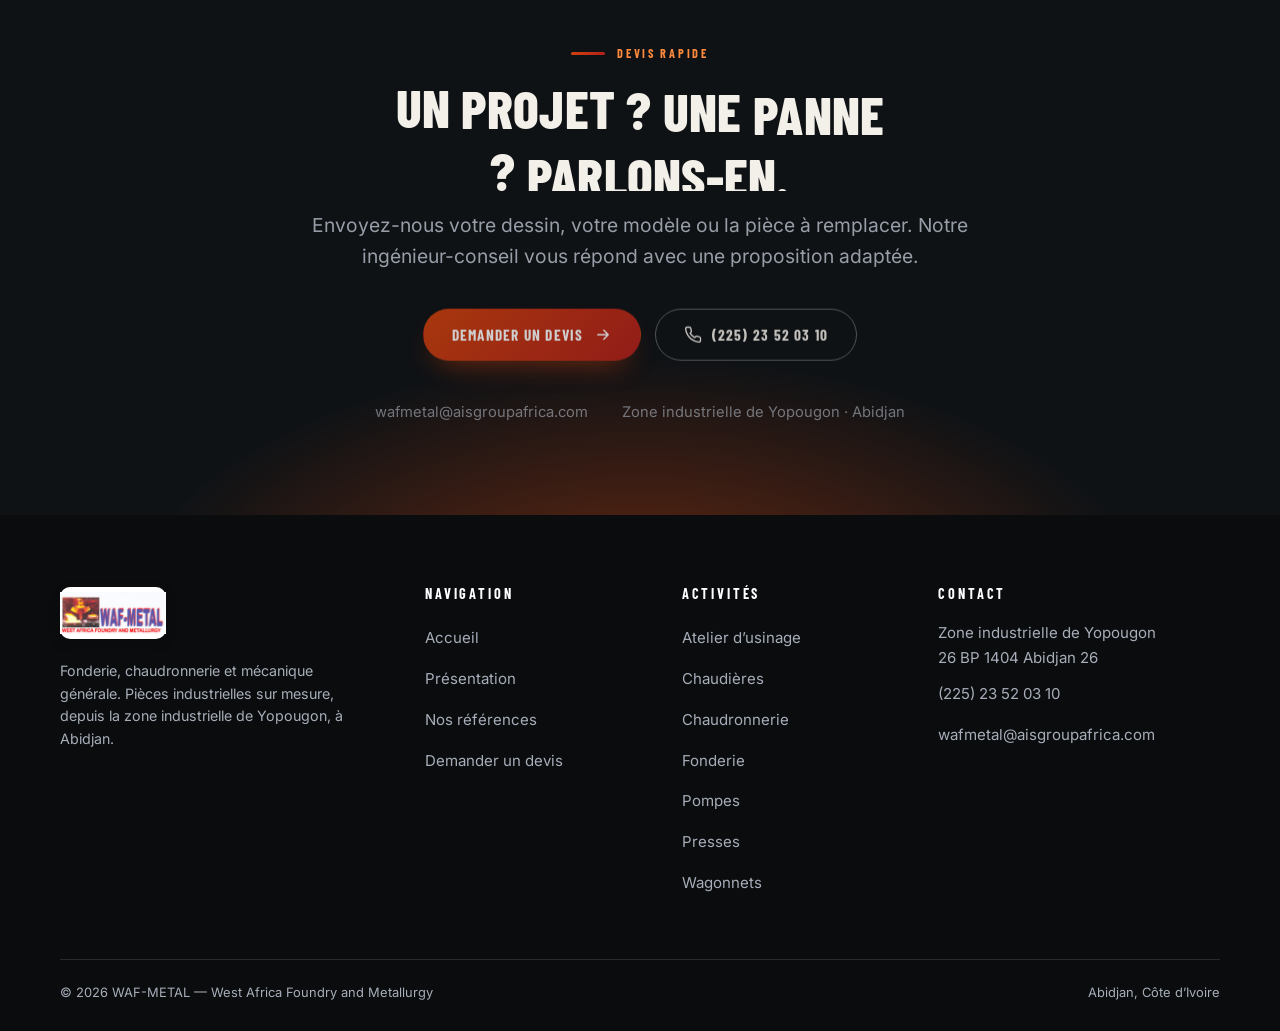
<file: chaudron.html>
<!DOCTYPE html>
<html lang="fr">
<head>
<meta charset="UTF-8">
<meta name="viewport" content="width=device-width, initial-scale=1">
<title>Chaudronnerie | WAF-METAL</title>
<meta name="description" content="Fabrication de pièces et d’assemblages métalliques mécano-soudés pour l’industrie lourde.">
<meta name="theme-color" content="#0f1215">
<link rel="icon" href="images/logo.png">
<link rel="preload" href="assets/fonts/inter-var.woff2" as="font" type="font/woff2" crossorigin>
<link rel="preload" href="assets/fonts/barlow-condensed-800.woff2" as="font" type="font/woff2" crossorigin>
<link rel="stylesheet" href="assets/css/site.css">
<script>if(!matchMedia('(prefers-reduced-motion: reduce)').matches)document.documentElement.classList.add('js')</script>
</head>
<body>
<a class="skip" href="#main">Aller au contenu</a>
<header class="hdr">
  <div class="wrap">
    <a href="index.html" class="logo-card" aria-label="WAF-METAL, accueil"><img src="images/logo.png" width="436" height="173" alt="WAF-METAL — West Africa Foundry and Metallurgy"></a>
    <button class="burger" type="button" aria-label="Menu" aria-expanded="false" aria-controls="nav"><i></i></button>
    <ul class="nav" id="nav">
      <li><a href="index.html">Accueil</a></li>
      <li><a href="presentation.html">Présentation</a></li>
      <li class="has-dd current">
        <button class="dd-btn" type="button" aria-expanded="false">Activités <svg class="" viewBox="0 0 24 24" fill="none" stroke="currentColor" stroke-width="1.8" stroke-linecap="round" stroke-linejoin="round" aria-hidden="true"><path d="M6 9l6 6 6-6"/></svg></button>
        <div class="dd"><a href="atelier.html"><svg class="" viewBox="0 0 24 24" fill="none" stroke="currentColor" stroke-width="1.8" stroke-linecap="round" stroke-linejoin="round" aria-hidden="true"><circle cx="12" cy="12" r="3"/><path d="M19.4 15a1.65 1.65 0 0 0 .33 1.82l.06.06a2 2 0 1 1-2.83 2.83l-.06-.06a1.65 1.65 0 0 0-1.82-.33 1.65 1.65 0 0 0-1 1.51V21a2 2 0 0 1-4 0v-.09A1.65 1.65 0 0 0 9 19.4a1.65 1.65 0 0 0-1.82.33l-.06.06a2 2 0 1 1-2.83-2.83l.06-.06A1.65 1.65 0 0 0 4.6 15a1.65 1.65 0 0 0-1.51-1H3a2 2 0 0 1 0-4h.09A1.65 1.65 0 0 0 4.6 9a1.65 1.65 0 0 0-.33-1.82l-.06-.06a2 2 0 1 1 2.83-2.83l.06.06A1.65 1.65 0 0 0 9 4.6a1.65 1.65 0 0 0 1-1.51V3a2 2 0 0 1 4 0v.09a1.65 1.65 0 0 0 1 1.51 1.65 1.65 0 0 0 1.82-.33l.06-.06a2 2 0 1 1 2.83 2.83l-.06.06A1.65 1.65 0 0 0 19.4 9H21a2 2 0 0 1 0 4h-1.6z"/></svg>Atelier d’usinage</a><a href="chaudiere.html"><svg class="" viewBox="0 0 24 24" fill="none" stroke="currentColor" stroke-width="1.8" stroke-linecap="round" stroke-linejoin="round" aria-hidden="true"><path d="M14 4v6a4 4 0 0 1-4 0V4"/><path d="M8 4h6"/><path d="M9 10v9a3 3 0 0 0 6 0v-9"/></svg>Chaudières</a><a href="chaudron.html" aria-current="page"><svg class="" viewBox="0 0 24 24" fill="none" stroke="currentColor" stroke-width="1.8" stroke-linecap="round" stroke-linejoin="round" aria-hidden="true"><path d="M13 2 4 14h7l-1 8 9-12h-7l1-8z"/></svg>Chaudronnerie</a><a href="fonderie.html"><svg class="" viewBox="0 0 24 24" fill="none" stroke="currentColor" stroke-width="1.8" stroke-linecap="round" stroke-linejoin="round" aria-hidden="true"><path d="M12 2c1.5 3 4 4.5 4 8a4 4 0 0 1-8 0c0-1 .3-1.8.8-2.6.4.9 1.2 1.6 1.2.6 0-1.5-1.5-2.5-1.5-4.5 0-1 .8-1.9 1.5-1.5-.5 1 .5 1.5 2 0z"/><path d="M8.5 14.5a3.5 3.5 0 0 0 7 0"/></svg>Fonderie</a><a href="pompe.html"><svg class="" viewBox="0 0 24 24" fill="none" stroke="currentColor" stroke-width="1.8" stroke-linecap="round" stroke-linejoin="round" aria-hidden="true"><path d="M3 12a9 9 0 0 1 15-6.7L21 8"/><path d="M21 3v5h-5"/><path d="M21 12a9 9 0 0 1-15 6.7L3 16"/><path d="M3 21v-5h5"/></svg>Pompes</a><a href="presse.html"><svg class="" viewBox="0 0 24 24" fill="none" stroke="currentColor" stroke-width="1.8" stroke-linecap="round" stroke-linejoin="round" aria-hidden="true"><path d="M12 4v5"/><path d="M12 20v-5"/><rect x="5" y="9" width="14" height="6" rx="1"/></svg>Presses</a><a href="wagon.html"><svg class="" viewBox="0 0 24 24" fill="none" stroke="currentColor" stroke-width="1.8" stroke-linecap="round" stroke-linejoin="round" aria-hidden="true"><rect x="3" y="8" width="18" height="8" rx="1"/><circle cx="7.5" cy="18.5" r="1.5"/><circle cx="16.5" cy="18.5" r="1.5"/></svg>Wagonnets</a></div>
      </li>
      <li><a href="ref.html">Références</a></li>
      <li><a class="btn btn-fire btn-sm" href="contact.html#devis">Demander un devis <svg class="" viewBox="0 0 24 24" fill="none" stroke="currentColor" stroke-width="1.8" stroke-linecap="round" stroke-linejoin="round" aria-hidden="true"><path d="M5 12h14M13 6l6 6-6 6"/></svg></a></li>
    </ul>
  </div>
</header>
<main id="main">
<section class="phero">
  <canvas class="embers" data-n="28" aria-hidden="true"></canvas>
  <div class="wrap">
    <nav class="crumbs" aria-label="Fil d’Ariane"><a href="index.html">Accueil</a><span>/</span><a href="index.html#activites">Activités</a><span>/</span><span aria-current="page">Chaudronnerie</span></nav>
    <h1 class="display">Chaudronnerie</h1>
    <p class="lead">Fabrication de pièces et d’assemblages métalliques mécano-soudés pour l’industrie lourde.</p>
  </div>
</section>

<section class="sec"><div class="wrap act">
  <div>
    <div class="prose"><p>Notre chaudronnerie fabrique des pièces et des ensembles métalliques assemblés : turbines en mécano-soudé, treuils, carters… selon vos plans et vos contraintes d’utilisation.</p><p>Fonderie, usinage et soudure sont réunis dans la même usine, ce qui simplifie vos commandes et vos délais.</p></div>
    
    <div class="block"><h2 class="h3" style="margin-bottom:20px">En images</h2><div class="shots big"><figure class="shot" data-r><div class="ph"><img src="images/edith1.jpg" width="239" height="179" alt="Turbine en mécano soudé" loading="lazy" decoding="async"></div><figcaption>Turbine en mécano soudé</figcaption></figure><figure class="shot" data-r><div class="ph"><img src="images/edith5.jpg" width="239" height="179" alt="Treuil" loading="lazy" decoding="async"></div><figcaption>Treuil</figcaption></figure><figure class="shot" data-r><div class="ph"><img src="images/edith3.jpg" width="239" height="179" alt="Rotary carter" loading="lazy" decoding="async"></div><figcaption>Rotary carter</figcaption></figure></div></div>
    
  </div>
  <aside>
    <div class="card fire" data-r><h3>Un besoin en chaudronnerie ?</h3><p>Envoyez-nous votre dessin ou votre modèle : notre ingénieur-conseil vous répond rapidement.</p><a class="btn btn-sm" href="contact.html?activite=Chaudronnerie#devis">Demander un devis <svg class="" viewBox="0 0 24 24" fill="none" stroke="currentColor" stroke-width="1.8" stroke-linecap="round" stroke-linejoin="round" aria-hidden="true"><path d="M5 12h14M13 6l6 6-6 6"/></svg></a></div>
    <div class="card" data-r><h3 style="margin-bottom:10px">Autres activités</h3><ul class="links"><li><a href="atelier.html"><svg class="" viewBox="0 0 24 24" fill="none" stroke="currentColor" stroke-width="1.8" stroke-linecap="round" stroke-linejoin="round" aria-hidden="true"><circle cx="12" cy="12" r="3"/><path d="M19.4 15a1.65 1.65 0 0 0 .33 1.82l.06.06a2 2 0 1 1-2.83 2.83l-.06-.06a1.65 1.65 0 0 0-1.82-.33 1.65 1.65 0 0 0-1 1.51V21a2 2 0 0 1-4 0v-.09A1.65 1.65 0 0 0 9 19.4a1.65 1.65 0 0 0-1.82.33l-.06.06a2 2 0 1 1-2.83-2.83l.06-.06A1.65 1.65 0 0 0 4.6 15a1.65 1.65 0 0 0-1.51-1H3a2 2 0 0 1 0-4h.09A1.65 1.65 0 0 0 4.6 9a1.65 1.65 0 0 0-.33-1.82l-.06-.06a2 2 0 1 1 2.83-2.83l.06.06A1.65 1.65 0 0 0 9 4.6a1.65 1.65 0 0 0 1-1.51V3a2 2 0 0 1 4 0v.09a1.65 1.65 0 0 0 1 1.51 1.65 1.65 0 0 0 1.82-.33l.06-.06a2 2 0 1 1 2.83 2.83l-.06.06A1.65 1.65 0 0 0 19.4 9H21a2 2 0 0 1 0 4h-1.6z"/></svg>Atelier d’usinage</a></li><li><a href="chaudiere.html"><svg class="" viewBox="0 0 24 24" fill="none" stroke="currentColor" stroke-width="1.8" stroke-linecap="round" stroke-linejoin="round" aria-hidden="true"><path d="M14 4v6a4 4 0 0 1-4 0V4"/><path d="M8 4h6"/><path d="M9 10v9a3 3 0 0 0 6 0v-9"/></svg>Chaudières</a></li><li><a href="fonderie.html"><svg class="" viewBox="0 0 24 24" fill="none" stroke="currentColor" stroke-width="1.8" stroke-linecap="round" stroke-linejoin="round" aria-hidden="true"><path d="M12 2c1.5 3 4 4.5 4 8a4 4 0 0 1-8 0c0-1 .3-1.8.8-2.6.4.9 1.2 1.6 1.2.6 0-1.5-1.5-2.5-1.5-4.5 0-1 .8-1.9 1.5-1.5-.5 1 .5 1.5 2 0z"/><path d="M8.5 14.5a3.5 3.5 0 0 0 7 0"/></svg>Fonderie</a></li><li><a href="pompe.html"><svg class="" viewBox="0 0 24 24" fill="none" stroke="currentColor" stroke-width="1.8" stroke-linecap="round" stroke-linejoin="round" aria-hidden="true"><path d="M3 12a9 9 0 0 1 15-6.7L21 8"/><path d="M21 3v5h-5"/><path d="M21 12a9 9 0 0 1-15 6.7L3 16"/><path d="M3 21v-5h5"/></svg>Pompes</a></li><li><a href="presse.html"><svg class="" viewBox="0 0 24 24" fill="none" stroke="currentColor" stroke-width="1.8" stroke-linecap="round" stroke-linejoin="round" aria-hidden="true"><path d="M12 4v5"/><path d="M12 20v-5"/><rect x="5" y="9" width="14" height="6" rx="1"/></svg>Presses</a></li><li><a href="wagon.html"><svg class="" viewBox="0 0 24 24" fill="none" stroke="currentColor" stroke-width="1.8" stroke-linecap="round" stroke-linejoin="round" aria-hidden="true"><rect x="3" y="8" width="18" height="8" rx="1"/><circle cx="7.5" cy="18.5" r="1.5"/><circle cx="16.5" cy="18.5" r="1.5"/></svg>Wagonnets</a></li></ul></div>
  </aside>
</div></section>
<section class="sec sec-dark cta">
  <div class="wrap">
    <p class="eyebrow" style="justify-content:center">Devis rapide</p>
    <h2 class="h2" data-split>Un projet ? Une panne ? Parlons-en.</h2>
    <p class="lead" data-r>Envoyez-nous votre dessin, votre modèle ou la pièce à remplacer. Notre ingénieur-conseil vous répond avec une proposition adaptée.</p>
    <div class="hero-actions" data-r>
      <a class="btn btn-fire" href="contact.html#devis">Demander un devis <svg class="" viewBox="0 0 24 24" fill="none" stroke="currentColor" stroke-width="1.8" stroke-linecap="round" stroke-linejoin="round" aria-hidden="true"><path d="M5 12h14M13 6l6 6-6 6"/></svg></a>
      <a class="btn btn-ghost" href="tel:+22523520310"><svg class="" viewBox="0 0 24 24" fill="none" stroke="currentColor" stroke-width="1.8" stroke-linecap="round" stroke-linejoin="round" aria-hidden="true"><path d="M22 16.92v3a2 2 0 0 1-2.18 2 19.79 19.79 0 0 1-8.63-3.07 19.5 19.5 0 0 1-6-6 19.79 19.79 0 0 1-3.07-8.67A2 2 0 0 1 4.11 2h3a2 2 0 0 1 2 1.72c.127.96.361 1.903.7 2.81a2 2 0 0 1-.45 2.11L8.09 9.91a16 16 0 0 0 6 6l1.27-1.27a2 2 0 0 1 2.11-.45c.907.339 1.85.573 2.81.7A2 2 0 0 1 22 16.92z"/></svg> (225) 23 52 03 10</a>
    </div>
    <div class="cta-lines" data-r><a href="mailto:wafmetal@aisgroupafrica.com">wafmetal@aisgroupafrica.com</a><span>Zone industrielle de Yopougon · Abidjan</span></div>
  </div>
</section>
</main>
<footer class="ftr">
  <div class="wrap">
    <div class="ftr-grid">
      <div><a href="index.html" class="logo-card" style="display:inline-flex" aria-label="WAF-METAL"><img src="images/logo.png" width="436" height="173" alt="WAF-METAL" style="height:42px;width:auto" loading="lazy"></a>
        <p>Fonderie, chaudronnerie et mécanique générale. Pièces industrielles sur mesure, depuis la zone industrielle de Yopougon, à Abidjan.</p></div>
      <div><h4>Navigation</h4><ul><li><a href="index.html">Accueil</a></li><li><a href="presentation.html">Présentation</a></li><li><a href="ref.html">Nos références</a></li><li><a href="contact.html#devis">Demander un devis</a></li></ul></div>
      <div><h4>Activités</h4><ul><li><a href="atelier.html">Atelier d’usinage</a></li><li><a href="chaudiere.html">Chaudières</a></li><li><a href="chaudron.html">Chaudronnerie</a></li><li><a href="fonderie.html">Fonderie</a></li><li><a href="pompe.html">Pompes</a></li><li><a href="presse.html">Presses</a></li><li><a href="wagon.html">Wagonnets</a></li></ul></div>
      <div><h4>Contact</h4><ul><li>Zone industrielle de Yopougon<br>26 BP 1404 Abidjan 26</li><li><a href="tel:+22523520310">(225) 23 52 03 10</a></li><li><a href="mailto:wafmetal@aisgroupafrica.com">wafmetal@aisgroupafrica.com</a></li></ul></div>
    </div>
    <div class="ftr-bot"><span>© 2026 WAF-METAL — West Africa Foundry and Metallurgy</span><span>Abidjan, Côte d’Ivoire</span></div>
  </div>
</footer>
<script src="assets/vendor/gsap.min.js" defer></script>
<script src="assets/vendor/ScrollTrigger.min.js" defer></script>
<script src="assets/js/site.js" defer></script>
</body>
</html>
</file>
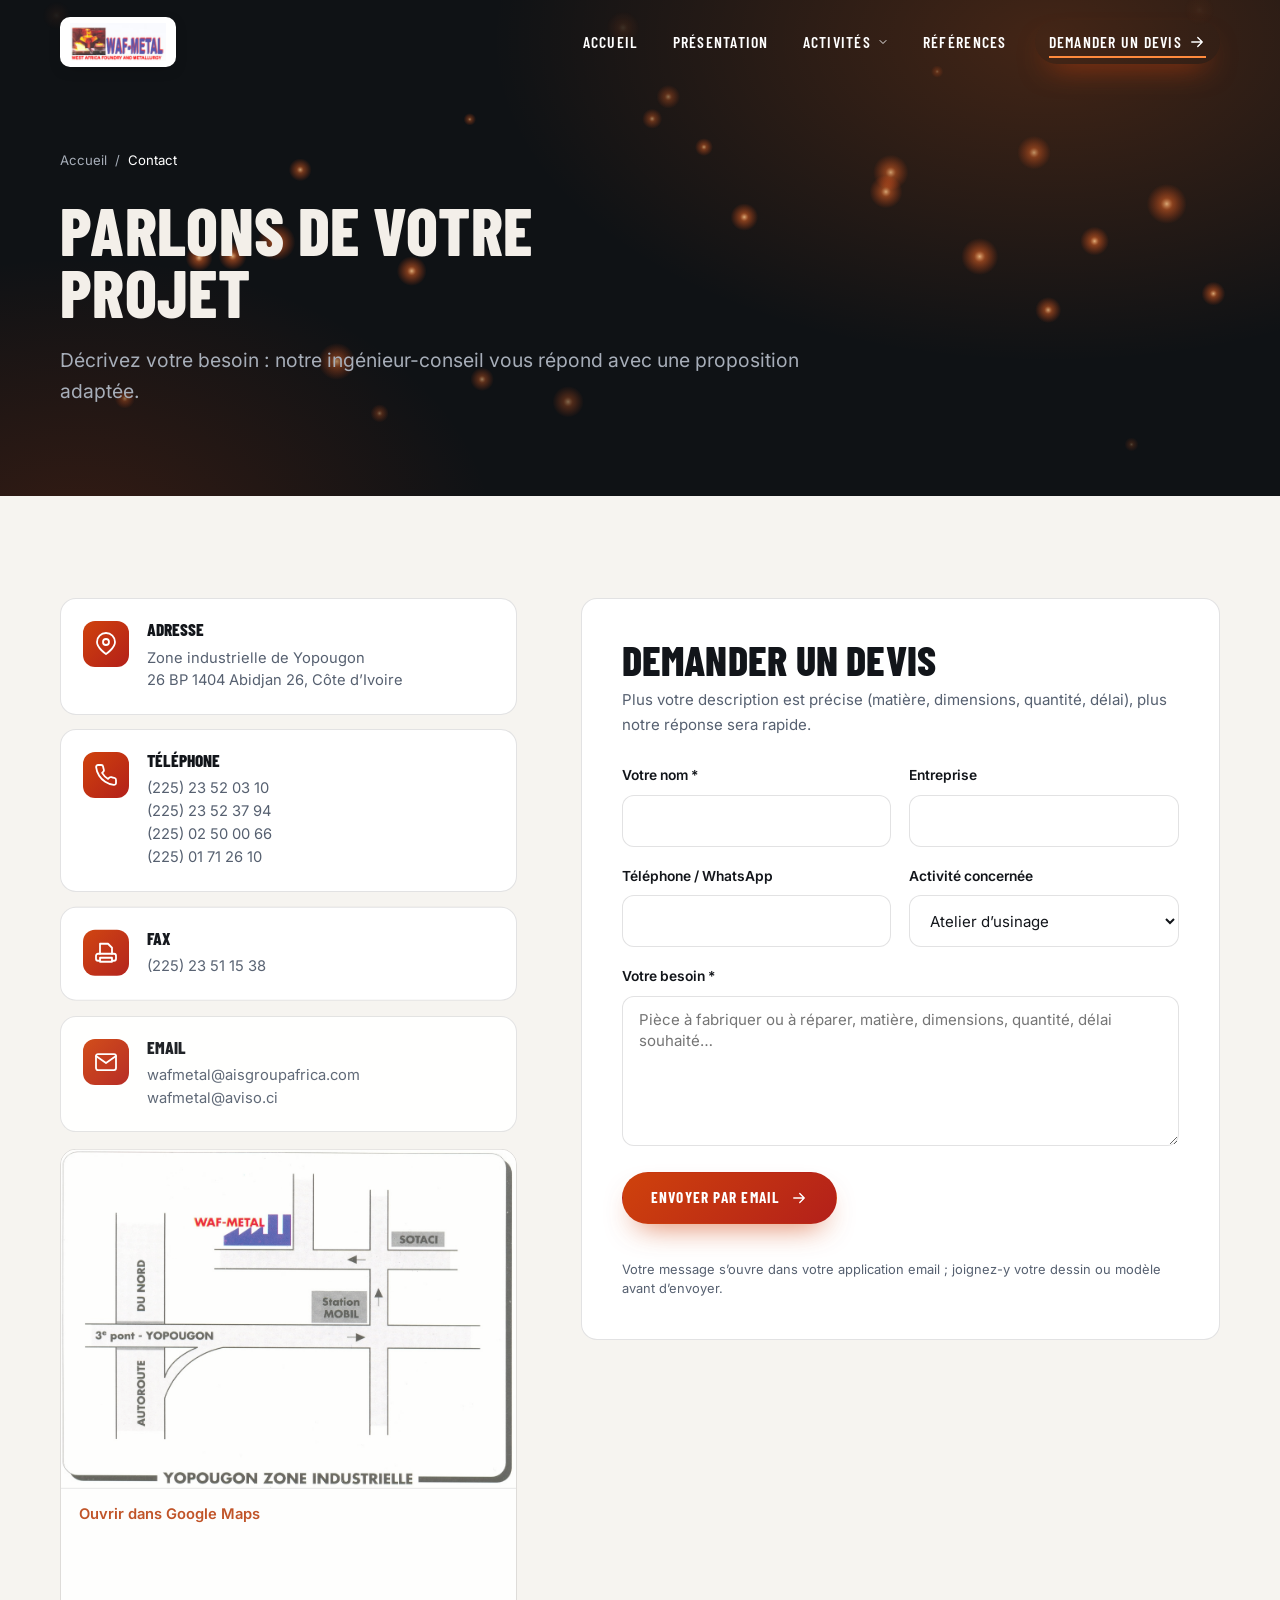
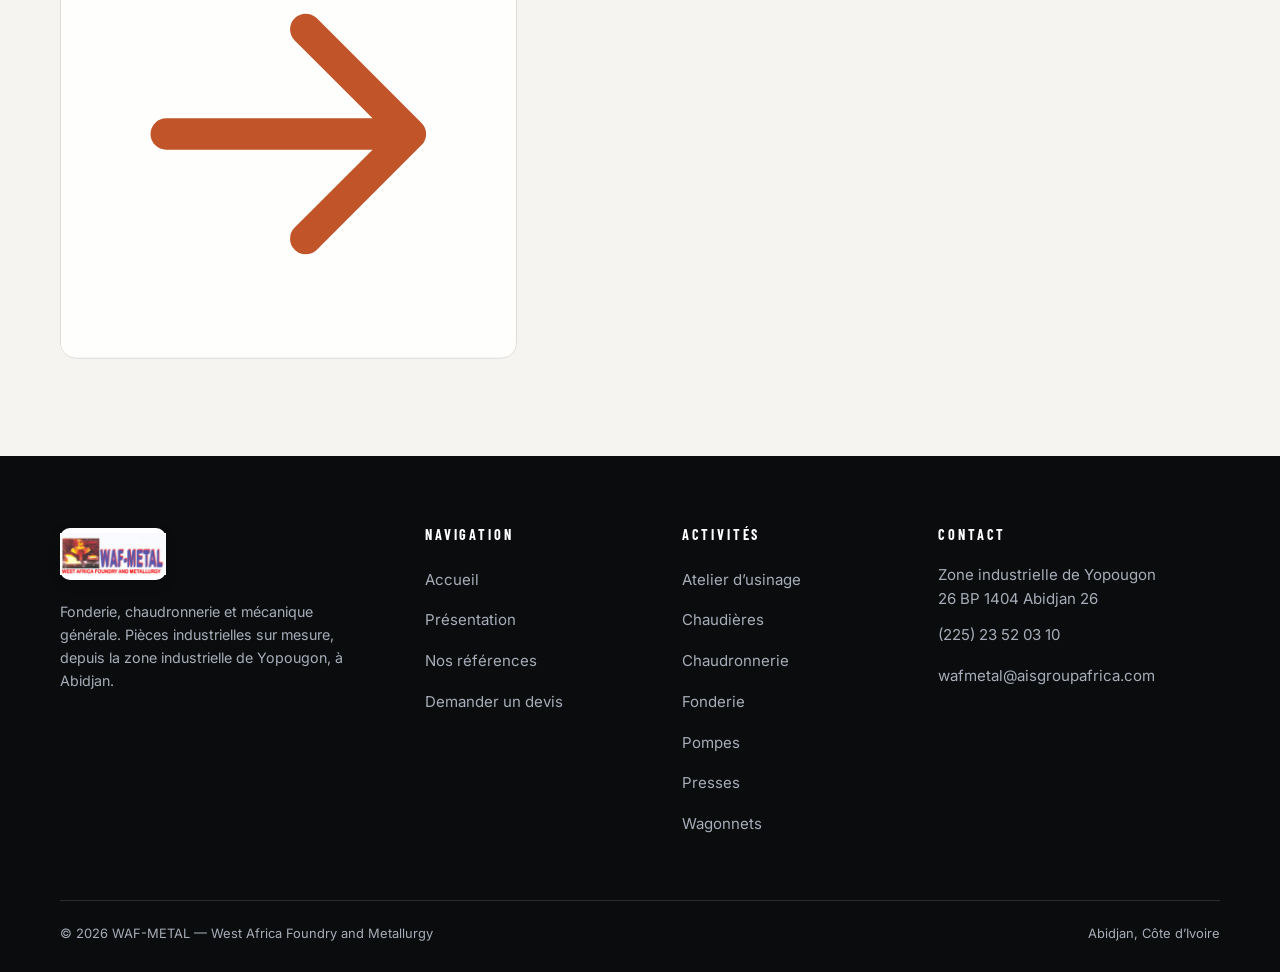
<file: contact.html>
<!DOCTYPE html>
<html lang="fr">
<head>
<meta charset="UTF-8">
<meta name="viewport" content="width=device-width, initial-scale=1">
<title>Contact et demande de devis | WAF-METAL</title>
<meta name="description" content="Contactez WAF-METAL à Abidjan (zone industrielle de Yopougon) ou demandez un devis pour vos pièces de fonderie, chaudronnerie et mécanique générale.">
<meta name="theme-color" content="#0f1215">
<link rel="icon" href="images/logo.png">
<link rel="preload" href="assets/fonts/inter-var.woff2" as="font" type="font/woff2" crossorigin>
<link rel="preload" href="assets/fonts/barlow-condensed-800.woff2" as="font" type="font/woff2" crossorigin>
<link rel="stylesheet" href="assets/css/site.css">
<script>if(!matchMedia('(prefers-reduced-motion: reduce)').matches)document.documentElement.classList.add('js')</script>
</head>
<body>
<a class="skip" href="#main">Aller au contenu</a>
<header class="hdr">
  <div class="wrap">
    <a href="index.html" class="logo-card" aria-label="WAF-METAL, accueil"><img src="images/logo.png" width="436" height="173" alt="WAF-METAL — West Africa Foundry and Metallurgy"></a>
    <button class="burger" type="button" aria-label="Menu" aria-expanded="false" aria-controls="nav"><i></i></button>
    <ul class="nav" id="nav">
      <li><a href="index.html">Accueil</a></li>
      <li><a href="presentation.html">Présentation</a></li>
      <li class="has-dd">
        <button class="dd-btn" type="button" aria-expanded="false">Activités <svg class="" viewBox="0 0 24 24" fill="none" stroke="currentColor" stroke-width="1.8" stroke-linecap="round" stroke-linejoin="round" aria-hidden="true"><path d="M6 9l6 6 6-6"/></svg></button>
        <div class="dd"><a href="atelier.html"><svg class="" viewBox="0 0 24 24" fill="none" stroke="currentColor" stroke-width="1.8" stroke-linecap="round" stroke-linejoin="round" aria-hidden="true"><circle cx="12" cy="12" r="3"/><path d="M19.4 15a1.65 1.65 0 0 0 .33 1.82l.06.06a2 2 0 1 1-2.83 2.83l-.06-.06a1.65 1.65 0 0 0-1.82-.33 1.65 1.65 0 0 0-1 1.51V21a2 2 0 0 1-4 0v-.09A1.65 1.65 0 0 0 9 19.4a1.65 1.65 0 0 0-1.82.33l-.06.06a2 2 0 1 1-2.83-2.83l.06-.06A1.65 1.65 0 0 0 4.6 15a1.65 1.65 0 0 0-1.51-1H3a2 2 0 0 1 0-4h.09A1.65 1.65 0 0 0 4.6 9a1.65 1.65 0 0 0-.33-1.82l-.06-.06a2 2 0 1 1 2.83-2.83l.06.06A1.65 1.65 0 0 0 9 4.6a1.65 1.65 0 0 0 1-1.51V3a2 2 0 0 1 4 0v.09a1.65 1.65 0 0 0 1 1.51 1.65 1.65 0 0 0 1.82-.33l.06-.06a2 2 0 1 1 2.83 2.83l-.06.06A1.65 1.65 0 0 0 19.4 9H21a2 2 0 0 1 0 4h-1.6z"/></svg>Atelier d’usinage</a><a href="chaudiere.html"><svg class="" viewBox="0 0 24 24" fill="none" stroke="currentColor" stroke-width="1.8" stroke-linecap="round" stroke-linejoin="round" aria-hidden="true"><path d="M14 4v6a4 4 0 0 1-4 0V4"/><path d="M8 4h6"/><path d="M9 10v9a3 3 0 0 0 6 0v-9"/></svg>Chaudières</a><a href="chaudron.html"><svg class="" viewBox="0 0 24 24" fill="none" stroke="currentColor" stroke-width="1.8" stroke-linecap="round" stroke-linejoin="round" aria-hidden="true"><path d="M13 2 4 14h7l-1 8 9-12h-7l1-8z"/></svg>Chaudronnerie</a><a href="fonderie.html"><svg class="" viewBox="0 0 24 24" fill="none" stroke="currentColor" stroke-width="1.8" stroke-linecap="round" stroke-linejoin="round" aria-hidden="true"><path d="M12 2c1.5 3 4 4.5 4 8a4 4 0 0 1-8 0c0-1 .3-1.8.8-2.6.4.9 1.2 1.6 1.2.6 0-1.5-1.5-2.5-1.5-4.5 0-1 .8-1.9 1.5-1.5-.5 1 .5 1.5 2 0z"/><path d="M8.5 14.5a3.5 3.5 0 0 0 7 0"/></svg>Fonderie</a><a href="pompe.html"><svg class="" viewBox="0 0 24 24" fill="none" stroke="currentColor" stroke-width="1.8" stroke-linecap="round" stroke-linejoin="round" aria-hidden="true"><path d="M3 12a9 9 0 0 1 15-6.7L21 8"/><path d="M21 3v5h-5"/><path d="M21 12a9 9 0 0 1-15 6.7L3 16"/><path d="M3 21v-5h5"/></svg>Pompes</a><a href="presse.html"><svg class="" viewBox="0 0 24 24" fill="none" stroke="currentColor" stroke-width="1.8" stroke-linecap="round" stroke-linejoin="round" aria-hidden="true"><path d="M12 4v5"/><path d="M12 20v-5"/><rect x="5" y="9" width="14" height="6" rx="1"/></svg>Presses</a><a href="wagon.html"><svg class="" viewBox="0 0 24 24" fill="none" stroke="currentColor" stroke-width="1.8" stroke-linecap="round" stroke-linejoin="round" aria-hidden="true"><rect x="3" y="8" width="18" height="8" rx="1"/><circle cx="7.5" cy="18.5" r="1.5"/><circle cx="16.5" cy="18.5" r="1.5"/></svg>Wagonnets</a></div>
      </li>
      <li><a href="ref.html">Références</a></li>
      <li><a class="btn btn-fire btn-sm" href="contact.html#devis" aria-current="page">Demander un devis <svg class="" viewBox="0 0 24 24" fill="none" stroke="currentColor" stroke-width="1.8" stroke-linecap="round" stroke-linejoin="round" aria-hidden="true"><path d="M5 12h14M13 6l6 6-6 6"/></svg></a></li>
    </ul>
  </div>
</header>
<main id="main">
<section class="phero">
  <canvas class="embers" data-n="28" aria-hidden="true"></canvas>
  <div class="wrap">
    <nav class="crumbs" aria-label="Fil d’Ariane"><a href="index.html">Accueil</a><span>/</span><span aria-current="page">Contact</span></nav>
    <h1 class="display">Parlons de votre projet</h1>
    <p class="lead">Décrivez votre besoin : notre ingénieur-conseil vous répond avec une proposition adaptée.</p>
  </div>
</section>

<section class="sec"><div class="wrap contact">
  <div class="cinfo">
    <div class="card" data-r><span class="ic-sq"><svg class="" viewBox="0 0 24 24" fill="none" stroke="currentColor" stroke-width="1.8" stroke-linecap="round" stroke-linejoin="round" aria-hidden="true"><path d="M21 10c0 6-9 12-9 12s-9-6-9-12a9 9 0 1 1 18 0z"/><circle cx="12" cy="10" r="3"/></svg></span><div><h3>Adresse</h3><p>Zone industrielle de Yopougon<br>26 BP 1404 Abidjan 26, Côte d’Ivoire</p></div></div>
    <div class="card" data-r><span class="ic-sq"><svg class="" viewBox="0 0 24 24" fill="none" stroke="currentColor" stroke-width="1.8" stroke-linecap="round" stroke-linejoin="round" aria-hidden="true"><path d="M22 16.92v3a2 2 0 0 1-2.18 2 19.79 19.79 0 0 1-8.63-3.07 19.5 19.5 0 0 1-6-6 19.79 19.79 0 0 1-3.07-8.67A2 2 0 0 1 4.11 2h3a2 2 0 0 1 2 1.72c.127.96.361 1.903.7 2.81a2 2 0 0 1-.45 2.11L8.09 9.91a16 16 0 0 0 6 6l1.27-1.27a2 2 0 0 1 2.11-.45c.907.339 1.85.573 2.81.7A2 2 0 0 1 22 16.92z"/></svg></span><div><h3>Téléphone</h3><a href="tel:+22523520310">(225) 23 52 03 10</a><a href="tel:+22523523794">(225) 23 52 37 94</a><a href="tel:+22502500066">(225) 02 50 00 66</a><a href="tel:+22501712610">(225) 01 71 26 10</a></div></div>
    <div class="card" data-r><span class="ic-sq"><svg class="" viewBox="0 0 24 24" fill="none" stroke="currentColor" stroke-width="1.8" stroke-linecap="round" stroke-linejoin="round" aria-hidden="true"><path d="M6 3h8l4 4v6H6z"/><path d="M6 13H4a2 2 0 0 0-2 2v3a2 2 0 0 0 2 2h2"/><path d="M18 13h2a2 2 0 0 1 2 2v3a2 2 0 0 1-2 2h-2"/><rect x="6" y="17" width="12" height="4"/></svg></span><div><h3>Fax</h3><p>(225) 23 51 15 38</p></div></div>
    <div class="card" data-r><span class="ic-sq"><svg class="" viewBox="0 0 24 24" fill="none" stroke="currentColor" stroke-width="1.8" stroke-linecap="round" stroke-linejoin="round" aria-hidden="true"><rect x="2" y="4" width="20" height="16" rx="2"/><path d="m22 6-10 7L2 6"/></svg></span><div><h3>Email</h3><a href="mailto:wafmetal@aisgroupafrica.com">wafmetal@aisgroupafrica.com</a><a href="mailto:wafmetal@aviso.ci">wafmetal@aviso.ci</a></div></div>
    <div class="mapbox" data-r><img src="images/situation.jpg" width="1103" height="818" alt="Plan de situation de WAF-METAL, zone industrielle de Yopougon" loading="lazy" decoding="async"><a href="https://www.google.com/maps/search/?api=1&query=Zone%20industrielle%20de%20Yopougon%2C%20Abidjan" target="_blank" rel="noopener">Ouvrir dans Google Maps <svg class="" viewBox="0 0 24 24" fill="none" stroke="currentColor" stroke-width="1.8" stroke-linecap="round" stroke-linejoin="round" aria-hidden="true"><path d="M5 12h14M13 6l6 6-6 6"/></svg></a></div>
  </div>
  <div class="card" id="devis" data-r style="padding:clamp(22px,4vw,40px)">
    <h2 class="h2" style="font-size:clamp(2rem,3.4vw,2.8rem);margin-bottom:8px">Demander un devis</h2>
    <p style="color:var(--muted);margin-bottom:26px">Plus votre description est précise (matière, dimensions, quantité, délai), plus notre réponse sera rapide.</p>
    <form class="quote-form" novalidate>
      <div><label for="f-nom">Votre nom *</label><input id="f-nom" name="nom" required autocomplete="name"></div>
      <div><label for="f-ent">Entreprise</label><input id="f-ent" name="entreprise" autocomplete="organization"></div>
      <div><label for="f-tel">Téléphone / WhatsApp</label><input id="f-tel" name="tel" type="tel" autocomplete="tel"></div>
      <div><label for="f-act">Activité concernée</label><select id="f-act" name="activite"><option>Atelier d’usinage</option><option>Chaudières</option><option>Chaudronnerie</option><option>Fonderie</option><option>Pompes</option><option>Presses</option><option>Wagonnets</option><option>Autre / je ne sais pas</option></select></div>
      <div class="full"><label for="f-msg">Votre besoin *</label><textarea id="f-msg" name="message" required placeholder="Pièce à fabriquer ou à réparer, matière, dimensions, quantité, délai souhaité…"></textarea></div>
      <div class="full row">
        <button class="btn btn-fire" type="submit">Envoyer par email <svg class="" viewBox="0 0 24 24" fill="none" stroke="currentColor" stroke-width="1.8" stroke-linecap="round" stroke-linejoin="round" aria-hidden="true"><path d="M5 12h14M13 6l6 6-6 6"/></svg></button>
        
      </div>
      <p class="full" data-status role="status" aria-live="polite"></p>
      <small class="full">Votre message s’ouvre dans votre application email ; joignez-y votre dessin ou modèle avant d’envoyer.</small>
    </form>
  </div>
</div></section>
</main>
<footer class="ftr">
  <div class="wrap">
    <div class="ftr-grid">
      <div><a href="index.html" class="logo-card" style="display:inline-flex" aria-label="WAF-METAL"><img src="images/logo.png" width="436" height="173" alt="WAF-METAL" style="height:42px;width:auto" loading="lazy"></a>
        <p>Fonderie, chaudronnerie et mécanique générale. Pièces industrielles sur mesure, depuis la zone industrielle de Yopougon, à Abidjan.</p></div>
      <div><h4>Navigation</h4><ul><li><a href="index.html">Accueil</a></li><li><a href="presentation.html">Présentation</a></li><li><a href="ref.html">Nos références</a></li><li><a href="contact.html#devis">Demander un devis</a></li></ul></div>
      <div><h4>Activités</h4><ul><li><a href="atelier.html">Atelier d’usinage</a></li><li><a href="chaudiere.html">Chaudières</a></li><li><a href="chaudron.html">Chaudronnerie</a></li><li><a href="fonderie.html">Fonderie</a></li><li><a href="pompe.html">Pompes</a></li><li><a href="presse.html">Presses</a></li><li><a href="wagon.html">Wagonnets</a></li></ul></div>
      <div><h4>Contact</h4><ul><li>Zone industrielle de Yopougon<br>26 BP 1404 Abidjan 26</li><li><a href="tel:+22523520310">(225) 23 52 03 10</a></li><li><a href="mailto:wafmetal@aisgroupafrica.com">wafmetal@aisgroupafrica.com</a></li></ul></div>
    </div>
    <div class="ftr-bot"><span>© 2026 WAF-METAL — West Africa Foundry and Metallurgy</span><span>Abidjan, Côte d’Ivoire</span></div>
  </div>
</footer>
<script src="assets/vendor/gsap.min.js" defer></script>
<script src="assets/vendor/ScrollTrigger.min.js" defer></script>
<script src="assets/js/site.js" defer></script>
</body>
</html>
</file>
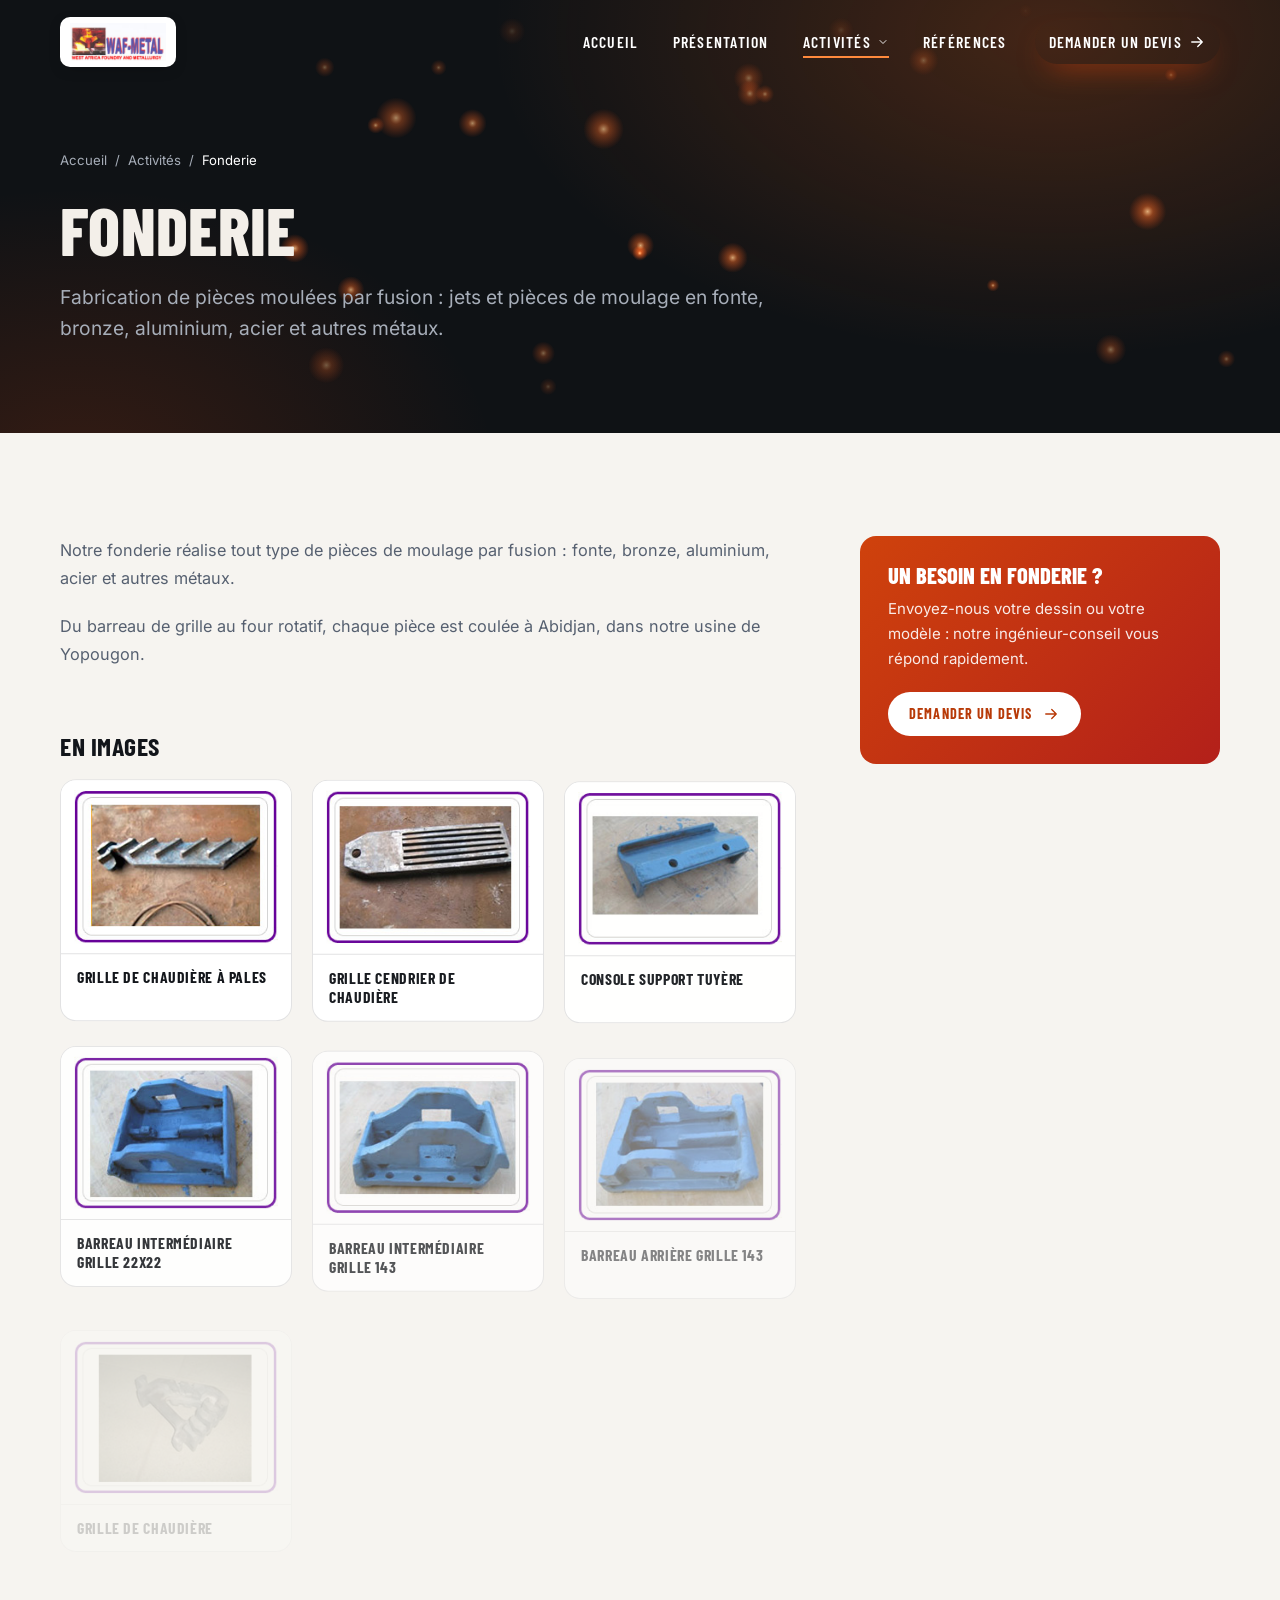
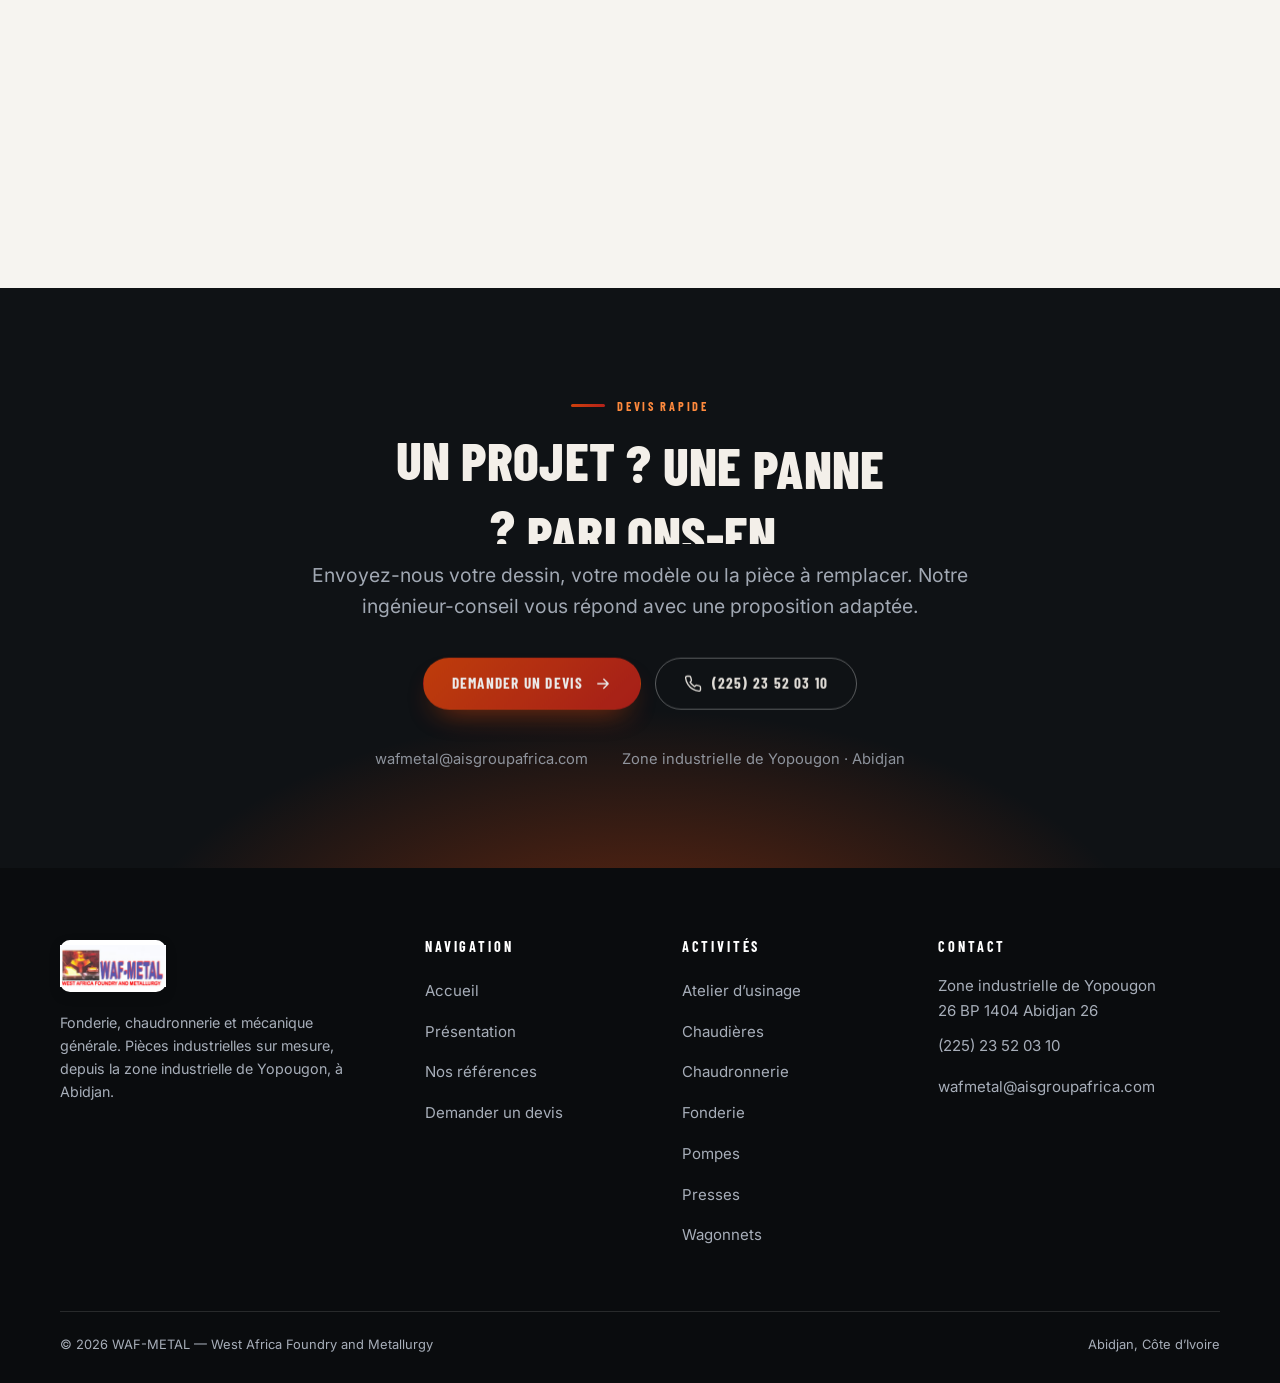
<file: fonderie.html>
<!DOCTYPE html>
<html lang="fr">
<head>
<meta charset="UTF-8">
<meta name="viewport" content="width=device-width, initial-scale=1">
<title>Fonderie | WAF-METAL</title>
<meta name="description" content="Fabrication de pièces moulées par fusion : jets et pièces de moulage en fonte, bronze, aluminium, acier et autres métaux.">
<meta name="theme-color" content="#0f1215">
<link rel="icon" href="images/logo.png">
<link rel="preload" href="assets/fonts/inter-var.woff2" as="font" type="font/woff2" crossorigin>
<link rel="preload" href="assets/fonts/barlow-condensed-800.woff2" as="font" type="font/woff2" crossorigin>
<link rel="stylesheet" href="assets/css/site.css">
<script>if(!matchMedia('(prefers-reduced-motion: reduce)').matches)document.documentElement.classList.add('js')</script>
</head>
<body>
<a class="skip" href="#main">Aller au contenu</a>
<header class="hdr">
  <div class="wrap">
    <a href="index.html" class="logo-card" aria-label="WAF-METAL, accueil"><img src="images/logo.png" width="436" height="173" alt="WAF-METAL — West Africa Foundry and Metallurgy"></a>
    <button class="burger" type="button" aria-label="Menu" aria-expanded="false" aria-controls="nav"><i></i></button>
    <ul class="nav" id="nav">
      <li><a href="index.html">Accueil</a></li>
      <li><a href="presentation.html">Présentation</a></li>
      <li class="has-dd current">
        <button class="dd-btn" type="button" aria-expanded="false">Activités <svg class="" viewBox="0 0 24 24" fill="none" stroke="currentColor" stroke-width="1.8" stroke-linecap="round" stroke-linejoin="round" aria-hidden="true"><path d="M6 9l6 6 6-6"/></svg></button>
        <div class="dd"><a href="atelier.html"><svg class="" viewBox="0 0 24 24" fill="none" stroke="currentColor" stroke-width="1.8" stroke-linecap="round" stroke-linejoin="round" aria-hidden="true"><circle cx="12" cy="12" r="3"/><path d="M19.4 15a1.65 1.65 0 0 0 .33 1.82l.06.06a2 2 0 1 1-2.83 2.83l-.06-.06a1.65 1.65 0 0 0-1.82-.33 1.65 1.65 0 0 0-1 1.51V21a2 2 0 0 1-4 0v-.09A1.65 1.65 0 0 0 9 19.4a1.65 1.65 0 0 0-1.82.33l-.06.06a2 2 0 1 1-2.83-2.83l.06-.06A1.65 1.65 0 0 0 4.6 15a1.65 1.65 0 0 0-1.51-1H3a2 2 0 0 1 0-4h.09A1.65 1.65 0 0 0 4.6 9a1.65 1.65 0 0 0-.33-1.82l-.06-.06a2 2 0 1 1 2.83-2.83l.06.06A1.65 1.65 0 0 0 9 4.6a1.65 1.65 0 0 0 1-1.51V3a2 2 0 0 1 4 0v.09a1.65 1.65 0 0 0 1 1.51 1.65 1.65 0 0 0 1.82-.33l.06-.06a2 2 0 1 1 2.83 2.83l-.06.06A1.65 1.65 0 0 0 19.4 9H21a2 2 0 0 1 0 4h-1.6z"/></svg>Atelier d’usinage</a><a href="chaudiere.html"><svg class="" viewBox="0 0 24 24" fill="none" stroke="currentColor" stroke-width="1.8" stroke-linecap="round" stroke-linejoin="round" aria-hidden="true"><path d="M14 4v6a4 4 0 0 1-4 0V4"/><path d="M8 4h6"/><path d="M9 10v9a3 3 0 0 0 6 0v-9"/></svg>Chaudières</a><a href="chaudron.html"><svg class="" viewBox="0 0 24 24" fill="none" stroke="currentColor" stroke-width="1.8" stroke-linecap="round" stroke-linejoin="round" aria-hidden="true"><path d="M13 2 4 14h7l-1 8 9-12h-7l1-8z"/></svg>Chaudronnerie</a><a href="fonderie.html" aria-current="page"><svg class="" viewBox="0 0 24 24" fill="none" stroke="currentColor" stroke-width="1.8" stroke-linecap="round" stroke-linejoin="round" aria-hidden="true"><path d="M12 2c1.5 3 4 4.5 4 8a4 4 0 0 1-8 0c0-1 .3-1.8.8-2.6.4.9 1.2 1.6 1.2.6 0-1.5-1.5-2.5-1.5-4.5 0-1 .8-1.9 1.5-1.5-.5 1 .5 1.5 2 0z"/><path d="M8.5 14.5a3.5 3.5 0 0 0 7 0"/></svg>Fonderie</a><a href="pompe.html"><svg class="" viewBox="0 0 24 24" fill="none" stroke="currentColor" stroke-width="1.8" stroke-linecap="round" stroke-linejoin="round" aria-hidden="true"><path d="M3 12a9 9 0 0 1 15-6.7L21 8"/><path d="M21 3v5h-5"/><path d="M21 12a9 9 0 0 1-15 6.7L3 16"/><path d="M3 21v-5h5"/></svg>Pompes</a><a href="presse.html"><svg class="" viewBox="0 0 24 24" fill="none" stroke="currentColor" stroke-width="1.8" stroke-linecap="round" stroke-linejoin="round" aria-hidden="true"><path d="M12 4v5"/><path d="M12 20v-5"/><rect x="5" y="9" width="14" height="6" rx="1"/></svg>Presses</a><a href="wagon.html"><svg class="" viewBox="0 0 24 24" fill="none" stroke="currentColor" stroke-width="1.8" stroke-linecap="round" stroke-linejoin="round" aria-hidden="true"><rect x="3" y="8" width="18" height="8" rx="1"/><circle cx="7.5" cy="18.5" r="1.5"/><circle cx="16.5" cy="18.5" r="1.5"/></svg>Wagonnets</a></div>
      </li>
      <li><a href="ref.html">Références</a></li>
      <li><a class="btn btn-fire btn-sm" href="contact.html#devis">Demander un devis <svg class="" viewBox="0 0 24 24" fill="none" stroke="currentColor" stroke-width="1.8" stroke-linecap="round" stroke-linejoin="round" aria-hidden="true"><path d="M5 12h14M13 6l6 6-6 6"/></svg></a></li>
    </ul>
  </div>
</header>
<main id="main">
<section class="phero">
  <canvas class="embers" data-n="28" aria-hidden="true"></canvas>
  <div class="wrap">
    <nav class="crumbs" aria-label="Fil d’Ariane"><a href="index.html">Accueil</a><span>/</span><a href="index.html#activites">Activités</a><span>/</span><span aria-current="page">Fonderie</span></nav>
    <h1 class="display">Fonderie</h1>
    <p class="lead">Fabrication de pièces moulées par fusion : jets et pièces de moulage en fonte, bronze, aluminium, acier et autres métaux.</p>
  </div>
</section>

<section class="sec"><div class="wrap act">
  <div>
    <div class="prose"><p>Notre fonderie réalise tout type de pièces de moulage par fusion : fonte, bronze, aluminium, acier et autres métaux.</p><p>Du barreau de grille au four rotatif, chaque pièce est coulée à Abidjan, dans notre usine de Yopougon.</p></div>
    
    <div class="block"><h2 class="h3" style="margin-bottom:20px">En images</h2><div class="shots"><figure class="shot" data-r><div class="ph"><img src="images/edith7.jpg" width="239" height="179" alt="Grille de chaudière à pales" loading="lazy" decoding="async"></div><figcaption>Grille de chaudière à pales</figcaption></figure><figure class="shot" data-r><div class="ph"><img src="images/edith8.jpg" width="239" height="179" alt="Grille cendrier de chaudière" loading="lazy" decoding="async"></div><figcaption>Grille cendrier de chaudière</figcaption></figure><figure class="shot" data-r><div class="ph"><img src="images/edith9.jpg" width="239" height="179" alt="Console support tuyère" loading="lazy" decoding="async"></div><figcaption>Console support tuyère</figcaption></figure><figure class="shot" data-r><div class="ph"><img src="images/edith10.jpg" width="239" height="179" alt="Barreau intermédiaire grille 22x22" loading="lazy" decoding="async"></div><figcaption>Barreau intermédiaire grille 22x22</figcaption></figure><figure class="shot" data-r><div class="ph"><img src="images/edith11.jpg" width="239" height="179" alt="Barreau intermédiaire grille 143" loading="lazy" decoding="async"></div><figcaption>Barreau intermédiaire grille 143</figcaption></figure><figure class="shot" data-r><div class="ph"><img src="images/edith12.jpg" width="239" height="179" alt="Barreau arrière grille 143" loading="lazy" decoding="async"></div><figcaption>Barreau arrière grille 143</figcaption></figure><figure class="shot" data-r><div class="ph"><img src="images/edith13.jpg" width="239" height="179" alt="Grille de chaudière" loading="lazy" decoding="async"></div><figcaption>Grille de chaudière</figcaption></figure><figure class="shot" data-r><div class="ph"><img src="images/edith14.jpg" width="239" height="179" alt="Tuyère arrière" loading="lazy" decoding="async"></div><figcaption>Tuyère arrière</figcaption></figure><figure class="shot" data-r><div class="ph"><img src="images/edith15.jpg" width="239" height="179" alt="Grille PO 49" loading="lazy" decoding="async"></div><figcaption>Grille PO 49</figcaption></figure><figure class="shot" data-r><div class="ph"><img src="images/edith16.jpg" width="239" height="179" alt="Four rotatif" loading="lazy" decoding="async"></div><figcaption>Four rotatif</figcaption></figure><figure class="shot" data-r><div class="ph"><img src="images/fonderi.jpg" width="200" height="185" alt="Pièces de moulage en fonte, bronze, aluminium et acier" loading="lazy" decoding="async"></div><figcaption>Pièces de moulage en fonte, bronze, aluminium et acier</figcaption></figure></div></div>
    
  </div>
  <aside>
    <div class="card fire" data-r><h3>Un besoin en fonderie ?</h3><p>Envoyez-nous votre dessin ou votre modèle : notre ingénieur-conseil vous répond rapidement.</p><a class="btn btn-sm" href="contact.html?activite=Fonderie#devis">Demander un devis <svg class="" viewBox="0 0 24 24" fill="none" stroke="currentColor" stroke-width="1.8" stroke-linecap="round" stroke-linejoin="round" aria-hidden="true"><path d="M5 12h14M13 6l6 6-6 6"/></svg></a></div>
    <div class="card" data-r><h3 style="margin-bottom:10px">Autres activités</h3><ul class="links"><li><a href="atelier.html"><svg class="" viewBox="0 0 24 24" fill="none" stroke="currentColor" stroke-width="1.8" stroke-linecap="round" stroke-linejoin="round" aria-hidden="true"><circle cx="12" cy="12" r="3"/><path d="M19.4 15a1.65 1.65 0 0 0 .33 1.82l.06.06a2 2 0 1 1-2.83 2.83l-.06-.06a1.65 1.65 0 0 0-1.82-.33 1.65 1.65 0 0 0-1 1.51V21a2 2 0 0 1-4 0v-.09A1.65 1.65 0 0 0 9 19.4a1.65 1.65 0 0 0-1.82.33l-.06.06a2 2 0 1 1-2.83-2.83l.06-.06A1.65 1.65 0 0 0 4.6 15a1.65 1.65 0 0 0-1.51-1H3a2 2 0 0 1 0-4h.09A1.65 1.65 0 0 0 4.6 9a1.65 1.65 0 0 0-.33-1.82l-.06-.06a2 2 0 1 1 2.83-2.83l.06.06A1.65 1.65 0 0 0 9 4.6a1.65 1.65 0 0 0 1-1.51V3a2 2 0 0 1 4 0v.09a1.65 1.65 0 0 0 1 1.51 1.65 1.65 0 0 0 1.82-.33l.06-.06a2 2 0 1 1 2.83 2.83l-.06.06A1.65 1.65 0 0 0 19.4 9H21a2 2 0 0 1 0 4h-1.6z"/></svg>Atelier d’usinage</a></li><li><a href="chaudiere.html"><svg class="" viewBox="0 0 24 24" fill="none" stroke="currentColor" stroke-width="1.8" stroke-linecap="round" stroke-linejoin="round" aria-hidden="true"><path d="M14 4v6a4 4 0 0 1-4 0V4"/><path d="M8 4h6"/><path d="M9 10v9a3 3 0 0 0 6 0v-9"/></svg>Chaudières</a></li><li><a href="chaudron.html"><svg class="" viewBox="0 0 24 24" fill="none" stroke="currentColor" stroke-width="1.8" stroke-linecap="round" stroke-linejoin="round" aria-hidden="true"><path d="M13 2 4 14h7l-1 8 9-12h-7l1-8z"/></svg>Chaudronnerie</a></li><li><a href="pompe.html"><svg class="" viewBox="0 0 24 24" fill="none" stroke="currentColor" stroke-width="1.8" stroke-linecap="round" stroke-linejoin="round" aria-hidden="true"><path d="M3 12a9 9 0 0 1 15-6.7L21 8"/><path d="M21 3v5h-5"/><path d="M21 12a9 9 0 0 1-15 6.7L3 16"/><path d="M3 21v-5h5"/></svg>Pompes</a></li><li><a href="presse.html"><svg class="" viewBox="0 0 24 24" fill="none" stroke="currentColor" stroke-width="1.8" stroke-linecap="round" stroke-linejoin="round" aria-hidden="true"><path d="M12 4v5"/><path d="M12 20v-5"/><rect x="5" y="9" width="14" height="6" rx="1"/></svg>Presses</a></li><li><a href="wagon.html"><svg class="" viewBox="0 0 24 24" fill="none" stroke="currentColor" stroke-width="1.8" stroke-linecap="round" stroke-linejoin="round" aria-hidden="true"><rect x="3" y="8" width="18" height="8" rx="1"/><circle cx="7.5" cy="18.5" r="1.5"/><circle cx="16.5" cy="18.5" r="1.5"/></svg>Wagonnets</a></li></ul></div>
  </aside>
</div></section>
<section class="sec sec-dark cta">
  <div class="wrap">
    <p class="eyebrow" style="justify-content:center">Devis rapide</p>
    <h2 class="h2" data-split>Un projet ? Une panne ? Parlons-en.</h2>
    <p class="lead" data-r>Envoyez-nous votre dessin, votre modèle ou la pièce à remplacer. Notre ingénieur-conseil vous répond avec une proposition adaptée.</p>
    <div class="hero-actions" data-r>
      <a class="btn btn-fire" href="contact.html#devis">Demander un devis <svg class="" viewBox="0 0 24 24" fill="none" stroke="currentColor" stroke-width="1.8" stroke-linecap="round" stroke-linejoin="round" aria-hidden="true"><path d="M5 12h14M13 6l6 6-6 6"/></svg></a>
      <a class="btn btn-ghost" href="tel:+22523520310"><svg class="" viewBox="0 0 24 24" fill="none" stroke="currentColor" stroke-width="1.8" stroke-linecap="round" stroke-linejoin="round" aria-hidden="true"><path d="M22 16.92v3a2 2 0 0 1-2.18 2 19.79 19.79 0 0 1-8.63-3.07 19.5 19.5 0 0 1-6-6 19.79 19.79 0 0 1-3.07-8.67A2 2 0 0 1 4.11 2h3a2 2 0 0 1 2 1.72c.127.96.361 1.903.7 2.81a2 2 0 0 1-.45 2.11L8.09 9.91a16 16 0 0 0 6 6l1.27-1.27a2 2 0 0 1 2.11-.45c.907.339 1.85.573 2.81.7A2 2 0 0 1 22 16.92z"/></svg> (225) 23 52 03 10</a>
    </div>
    <div class="cta-lines" data-r><a href="mailto:wafmetal@aisgroupafrica.com">wafmetal@aisgroupafrica.com</a><span>Zone industrielle de Yopougon · Abidjan</span></div>
  </div>
</section>
</main>
<footer class="ftr">
  <div class="wrap">
    <div class="ftr-grid">
      <div><a href="index.html" class="logo-card" style="display:inline-flex" aria-label="WAF-METAL"><img src="images/logo.png" width="436" height="173" alt="WAF-METAL" style="height:42px;width:auto" loading="lazy"></a>
        <p>Fonderie, chaudronnerie et mécanique générale. Pièces industrielles sur mesure, depuis la zone industrielle de Yopougon, à Abidjan.</p></div>
      <div><h4>Navigation</h4><ul><li><a href="index.html">Accueil</a></li><li><a href="presentation.html">Présentation</a></li><li><a href="ref.html">Nos références</a></li><li><a href="contact.html#devis">Demander un devis</a></li></ul></div>
      <div><h4>Activités</h4><ul><li><a href="atelier.html">Atelier d’usinage</a></li><li><a href="chaudiere.html">Chaudières</a></li><li><a href="chaudron.html">Chaudronnerie</a></li><li><a href="fonderie.html">Fonderie</a></li><li><a href="pompe.html">Pompes</a></li><li><a href="presse.html">Presses</a></li><li><a href="wagon.html">Wagonnets</a></li></ul></div>
      <div><h4>Contact</h4><ul><li>Zone industrielle de Yopougon<br>26 BP 1404 Abidjan 26</li><li><a href="tel:+22523520310">(225) 23 52 03 10</a></li><li><a href="mailto:wafmetal@aisgroupafrica.com">wafmetal@aisgroupafrica.com</a></li></ul></div>
    </div>
    <div class="ftr-bot"><span>© 2026 WAF-METAL — West Africa Foundry and Metallurgy</span><span>Abidjan, Côte d’Ivoire</span></div>
  </div>
</footer>
<script src="assets/vendor/gsap.min.js" defer></script>
<script src="assets/vendor/ScrollTrigger.min.js" defer></script>
<script src="assets/js/site.js" defer></script>
</body>
</html>
</file>
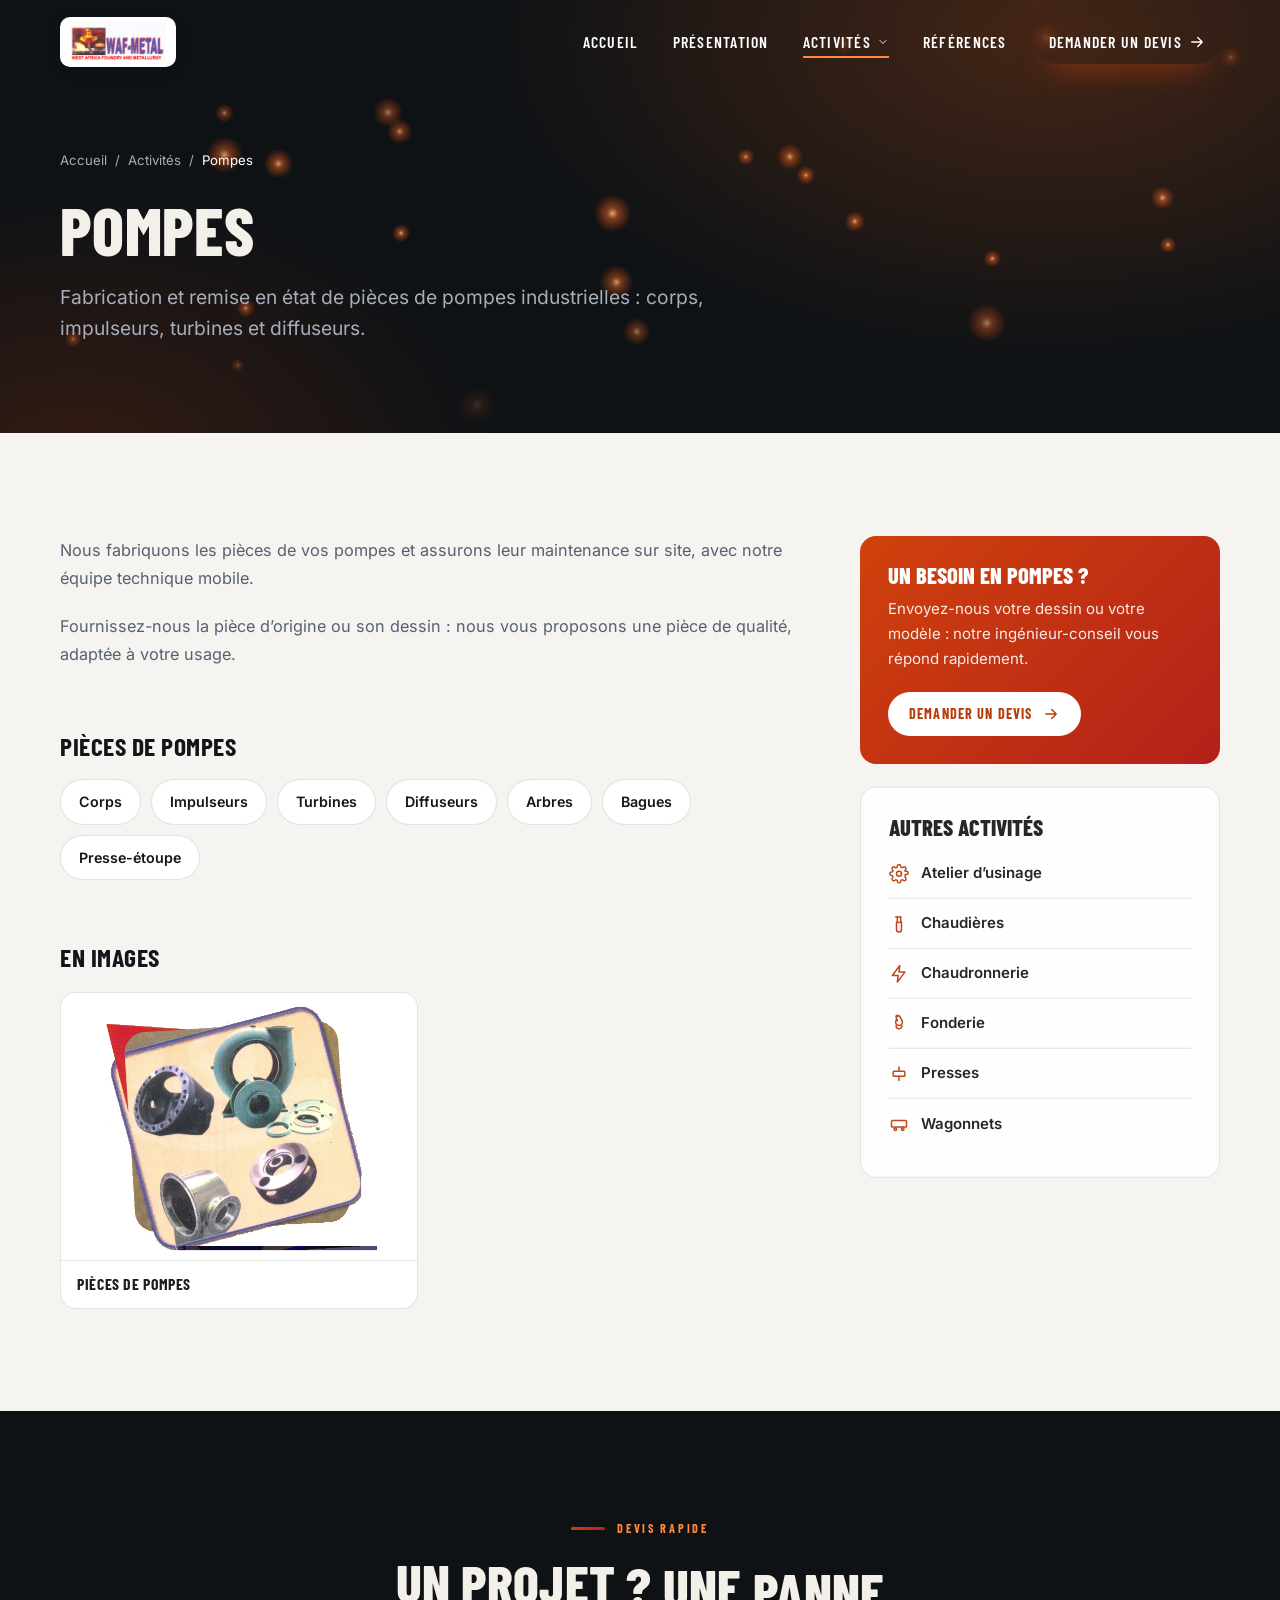
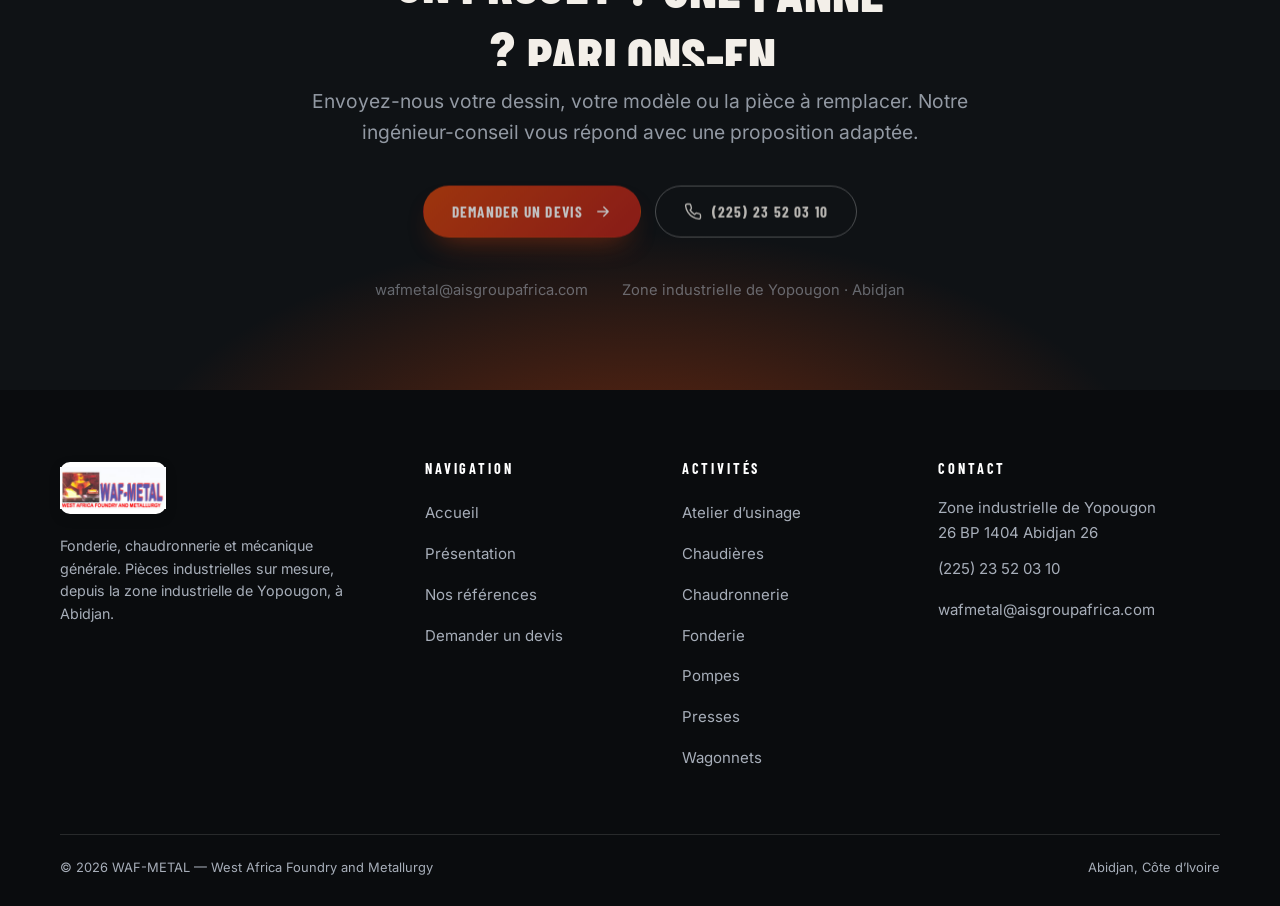
<file: pompe.html>
<!DOCTYPE html>
<html lang="fr">
<head>
<meta charset="UTF-8">
<meta name="viewport" content="width=device-width, initial-scale=1">
<title>Pompes | WAF-METAL</title>
<meta name="description" content="Fabrication et remise en état de pièces de pompes industrielles : corps, impulseurs, turbines et diffuseurs.">
<meta name="theme-color" content="#0f1215">
<link rel="icon" href="images/logo.png">
<link rel="preload" href="assets/fonts/inter-var.woff2" as="font" type="font/woff2" crossorigin>
<link rel="preload" href="assets/fonts/barlow-condensed-800.woff2" as="font" type="font/woff2" crossorigin>
<link rel="stylesheet" href="assets/css/site.css">
<script>if(!matchMedia('(prefers-reduced-motion: reduce)').matches)document.documentElement.classList.add('js')</script>
</head>
<body>
<a class="skip" href="#main">Aller au contenu</a>
<header class="hdr">
  <div class="wrap">
    <a href="index.html" class="logo-card" aria-label="WAF-METAL, accueil"><img src="images/logo.png" width="436" height="173" alt="WAF-METAL — West Africa Foundry and Metallurgy"></a>
    <button class="burger" type="button" aria-label="Menu" aria-expanded="false" aria-controls="nav"><i></i></button>
    <ul class="nav" id="nav">
      <li><a href="index.html">Accueil</a></li>
      <li><a href="presentation.html">Présentation</a></li>
      <li class="has-dd current">
        <button class="dd-btn" type="button" aria-expanded="false">Activités <svg class="" viewBox="0 0 24 24" fill="none" stroke="currentColor" stroke-width="1.8" stroke-linecap="round" stroke-linejoin="round" aria-hidden="true"><path d="M6 9l6 6 6-6"/></svg></button>
        <div class="dd"><a href="atelier.html"><svg class="" viewBox="0 0 24 24" fill="none" stroke="currentColor" stroke-width="1.8" stroke-linecap="round" stroke-linejoin="round" aria-hidden="true"><circle cx="12" cy="12" r="3"/><path d="M19.4 15a1.65 1.65 0 0 0 .33 1.82l.06.06a2 2 0 1 1-2.83 2.83l-.06-.06a1.65 1.65 0 0 0-1.82-.33 1.65 1.65 0 0 0-1 1.51V21a2 2 0 0 1-4 0v-.09A1.65 1.65 0 0 0 9 19.4a1.65 1.65 0 0 0-1.82.33l-.06.06a2 2 0 1 1-2.83-2.83l.06-.06A1.65 1.65 0 0 0 4.6 15a1.65 1.65 0 0 0-1.51-1H3a2 2 0 0 1 0-4h.09A1.65 1.65 0 0 0 4.6 9a1.65 1.65 0 0 0-.33-1.82l-.06-.06a2 2 0 1 1 2.83-2.83l.06.06A1.65 1.65 0 0 0 9 4.6a1.65 1.65 0 0 0 1-1.51V3a2 2 0 0 1 4 0v.09a1.65 1.65 0 0 0 1 1.51 1.65 1.65 0 0 0 1.82-.33l.06-.06a2 2 0 1 1 2.83 2.83l-.06.06A1.65 1.65 0 0 0 19.4 9H21a2 2 0 0 1 0 4h-1.6z"/></svg>Atelier d’usinage</a><a href="chaudiere.html"><svg class="" viewBox="0 0 24 24" fill="none" stroke="currentColor" stroke-width="1.8" stroke-linecap="round" stroke-linejoin="round" aria-hidden="true"><path d="M14 4v6a4 4 0 0 1-4 0V4"/><path d="M8 4h6"/><path d="M9 10v9a3 3 0 0 0 6 0v-9"/></svg>Chaudières</a><a href="chaudron.html"><svg class="" viewBox="0 0 24 24" fill="none" stroke="currentColor" stroke-width="1.8" stroke-linecap="round" stroke-linejoin="round" aria-hidden="true"><path d="M13 2 4 14h7l-1 8 9-12h-7l1-8z"/></svg>Chaudronnerie</a><a href="fonderie.html"><svg class="" viewBox="0 0 24 24" fill="none" stroke="currentColor" stroke-width="1.8" stroke-linecap="round" stroke-linejoin="round" aria-hidden="true"><path d="M12 2c1.5 3 4 4.5 4 8a4 4 0 0 1-8 0c0-1 .3-1.8.8-2.6.4.9 1.2 1.6 1.2.6 0-1.5-1.5-2.5-1.5-4.5 0-1 .8-1.9 1.5-1.5-.5 1 .5 1.5 2 0z"/><path d="M8.5 14.5a3.5 3.5 0 0 0 7 0"/></svg>Fonderie</a><a href="pompe.html" aria-current="page"><svg class="" viewBox="0 0 24 24" fill="none" stroke="currentColor" stroke-width="1.8" stroke-linecap="round" stroke-linejoin="round" aria-hidden="true"><path d="M3 12a9 9 0 0 1 15-6.7L21 8"/><path d="M21 3v5h-5"/><path d="M21 12a9 9 0 0 1-15 6.7L3 16"/><path d="M3 21v-5h5"/></svg>Pompes</a><a href="presse.html"><svg class="" viewBox="0 0 24 24" fill="none" stroke="currentColor" stroke-width="1.8" stroke-linecap="round" stroke-linejoin="round" aria-hidden="true"><path d="M12 4v5"/><path d="M12 20v-5"/><rect x="5" y="9" width="14" height="6" rx="1"/></svg>Presses</a><a href="wagon.html"><svg class="" viewBox="0 0 24 24" fill="none" stroke="currentColor" stroke-width="1.8" stroke-linecap="round" stroke-linejoin="round" aria-hidden="true"><rect x="3" y="8" width="18" height="8" rx="1"/><circle cx="7.5" cy="18.5" r="1.5"/><circle cx="16.5" cy="18.5" r="1.5"/></svg>Wagonnets</a></div>
      </li>
      <li><a href="ref.html">Références</a></li>
      <li><a class="btn btn-fire btn-sm" href="contact.html#devis">Demander un devis <svg class="" viewBox="0 0 24 24" fill="none" stroke="currentColor" stroke-width="1.8" stroke-linecap="round" stroke-linejoin="round" aria-hidden="true"><path d="M5 12h14M13 6l6 6-6 6"/></svg></a></li>
    </ul>
  </div>
</header>
<main id="main">
<section class="phero">
  <canvas class="embers" data-n="28" aria-hidden="true"></canvas>
  <div class="wrap">
    <nav class="crumbs" aria-label="Fil d’Ariane"><a href="index.html">Accueil</a><span>/</span><a href="index.html#activites">Activités</a><span>/</span><span aria-current="page">Pompes</span></nav>
    <h1 class="display">Pompes</h1>
    <p class="lead">Fabrication et remise en état de pièces de pompes industrielles : corps, impulseurs, turbines et diffuseurs.</p>
  </div>
</section>

<section class="sec"><div class="wrap act">
  <div>
    <div class="prose"><p>Nous fabriquons les pièces de vos pompes et assurons leur maintenance sur site, avec notre équipe technique mobile.</p><p>Fournissez-nous la pièce d’origine ou son dessin : nous vous proposons une pièce de qualité, adaptée à votre usage.</p></div>
    <div class="block"><h2 class="h3" style="margin-bottom:20px">Pièces de pompes</h2><ul class="tags"><li>Corps</li><li>Impulseurs</li><li>Turbines</li><li>Diffuseurs</li><li>Arbres</li><li>Bagues</li><li>Presse-étoupe</li></ul></div>
    <div class="block"><h2 class="h3" style="margin-bottom:20px">En images</h2><div class="shots big"><figure class="shot" data-r><div class="ph"><img src="images/pompe.jpg" width="544" height="488" alt="Pièces de pompes" loading="lazy" decoding="async"></div><figcaption>Pièces de pompes</figcaption></figure></div></div>
    
  </div>
  <aside>
    <div class="card fire" data-r><h3>Un besoin en pompes ?</h3><p>Envoyez-nous votre dessin ou votre modèle : notre ingénieur-conseil vous répond rapidement.</p><a class="btn btn-sm" href="contact.html?activite=Pompes#devis">Demander un devis <svg class="" viewBox="0 0 24 24" fill="none" stroke="currentColor" stroke-width="1.8" stroke-linecap="round" stroke-linejoin="round" aria-hidden="true"><path d="M5 12h14M13 6l6 6-6 6"/></svg></a></div>
    <div class="card" data-r><h3 style="margin-bottom:10px">Autres activités</h3><ul class="links"><li><a href="atelier.html"><svg class="" viewBox="0 0 24 24" fill="none" stroke="currentColor" stroke-width="1.8" stroke-linecap="round" stroke-linejoin="round" aria-hidden="true"><circle cx="12" cy="12" r="3"/><path d="M19.4 15a1.65 1.65 0 0 0 .33 1.82l.06.06a2 2 0 1 1-2.83 2.83l-.06-.06a1.65 1.65 0 0 0-1.82-.33 1.65 1.65 0 0 0-1 1.51V21a2 2 0 0 1-4 0v-.09A1.65 1.65 0 0 0 9 19.4a1.65 1.65 0 0 0-1.82.33l-.06.06a2 2 0 1 1-2.83-2.83l.06-.06A1.65 1.65 0 0 0 4.6 15a1.65 1.65 0 0 0-1.51-1H3a2 2 0 0 1 0-4h.09A1.65 1.65 0 0 0 4.6 9a1.65 1.65 0 0 0-.33-1.82l-.06-.06a2 2 0 1 1 2.83-2.83l.06.06A1.65 1.65 0 0 0 9 4.6a1.65 1.65 0 0 0 1-1.51V3a2 2 0 0 1 4 0v.09a1.65 1.65 0 0 0 1 1.51 1.65 1.65 0 0 0 1.82-.33l.06-.06a2 2 0 1 1 2.83 2.83l-.06.06A1.65 1.65 0 0 0 19.4 9H21a2 2 0 0 1 0 4h-1.6z"/></svg>Atelier d’usinage</a></li><li><a href="chaudiere.html"><svg class="" viewBox="0 0 24 24" fill="none" stroke="currentColor" stroke-width="1.8" stroke-linecap="round" stroke-linejoin="round" aria-hidden="true"><path d="M14 4v6a4 4 0 0 1-4 0V4"/><path d="M8 4h6"/><path d="M9 10v9a3 3 0 0 0 6 0v-9"/></svg>Chaudières</a></li><li><a href="chaudron.html"><svg class="" viewBox="0 0 24 24" fill="none" stroke="currentColor" stroke-width="1.8" stroke-linecap="round" stroke-linejoin="round" aria-hidden="true"><path d="M13 2 4 14h7l-1 8 9-12h-7l1-8z"/></svg>Chaudronnerie</a></li><li><a href="fonderie.html"><svg class="" viewBox="0 0 24 24" fill="none" stroke="currentColor" stroke-width="1.8" stroke-linecap="round" stroke-linejoin="round" aria-hidden="true"><path d="M12 2c1.5 3 4 4.5 4 8a4 4 0 0 1-8 0c0-1 .3-1.8.8-2.6.4.9 1.2 1.6 1.2.6 0-1.5-1.5-2.5-1.5-4.5 0-1 .8-1.9 1.5-1.5-.5 1 .5 1.5 2 0z"/><path d="M8.5 14.5a3.5 3.5 0 0 0 7 0"/></svg>Fonderie</a></li><li><a href="presse.html"><svg class="" viewBox="0 0 24 24" fill="none" stroke="currentColor" stroke-width="1.8" stroke-linecap="round" stroke-linejoin="round" aria-hidden="true"><path d="M12 4v5"/><path d="M12 20v-5"/><rect x="5" y="9" width="14" height="6" rx="1"/></svg>Presses</a></li><li><a href="wagon.html"><svg class="" viewBox="0 0 24 24" fill="none" stroke="currentColor" stroke-width="1.8" stroke-linecap="round" stroke-linejoin="round" aria-hidden="true"><rect x="3" y="8" width="18" height="8" rx="1"/><circle cx="7.5" cy="18.5" r="1.5"/><circle cx="16.5" cy="18.5" r="1.5"/></svg>Wagonnets</a></li></ul></div>
  </aside>
</div></section>
<section class="sec sec-dark cta">
  <div class="wrap">
    <p class="eyebrow" style="justify-content:center">Devis rapide</p>
    <h2 class="h2" data-split>Un projet ? Une panne ? Parlons-en.</h2>
    <p class="lead" data-r>Envoyez-nous votre dessin, votre modèle ou la pièce à remplacer. Notre ingénieur-conseil vous répond avec une proposition adaptée.</p>
    <div class="hero-actions" data-r>
      <a class="btn btn-fire" href="contact.html#devis">Demander un devis <svg class="" viewBox="0 0 24 24" fill="none" stroke="currentColor" stroke-width="1.8" stroke-linecap="round" stroke-linejoin="round" aria-hidden="true"><path d="M5 12h14M13 6l6 6-6 6"/></svg></a>
      <a class="btn btn-ghost" href="tel:+22523520310"><svg class="" viewBox="0 0 24 24" fill="none" stroke="currentColor" stroke-width="1.8" stroke-linecap="round" stroke-linejoin="round" aria-hidden="true"><path d="M22 16.92v3a2 2 0 0 1-2.18 2 19.79 19.79 0 0 1-8.63-3.07 19.5 19.5 0 0 1-6-6 19.79 19.79 0 0 1-3.07-8.67A2 2 0 0 1 4.11 2h3a2 2 0 0 1 2 1.72c.127.96.361 1.903.7 2.81a2 2 0 0 1-.45 2.11L8.09 9.91a16 16 0 0 0 6 6l1.27-1.27a2 2 0 0 1 2.11-.45c.907.339 1.85.573 2.81.7A2 2 0 0 1 22 16.92z"/></svg> (225) 23 52 03 10</a>
    </div>
    <div class="cta-lines" data-r><a href="mailto:wafmetal@aisgroupafrica.com">wafmetal@aisgroupafrica.com</a><span>Zone industrielle de Yopougon · Abidjan</span></div>
  </div>
</section>
</main>
<footer class="ftr">
  <div class="wrap">
    <div class="ftr-grid">
      <div><a href="index.html" class="logo-card" style="display:inline-flex" aria-label="WAF-METAL"><img src="images/logo.png" width="436" height="173" alt="WAF-METAL" style="height:42px;width:auto" loading="lazy"></a>
        <p>Fonderie, chaudronnerie et mécanique générale. Pièces industrielles sur mesure, depuis la zone industrielle de Yopougon, à Abidjan.</p></div>
      <div><h4>Navigation</h4><ul><li><a href="index.html">Accueil</a></li><li><a href="presentation.html">Présentation</a></li><li><a href="ref.html">Nos références</a></li><li><a href="contact.html#devis">Demander un devis</a></li></ul></div>
      <div><h4>Activités</h4><ul><li><a href="atelier.html">Atelier d’usinage</a></li><li><a href="chaudiere.html">Chaudières</a></li><li><a href="chaudron.html">Chaudronnerie</a></li><li><a href="fonderie.html">Fonderie</a></li><li><a href="pompe.html">Pompes</a></li><li><a href="presse.html">Presses</a></li><li><a href="wagon.html">Wagonnets</a></li></ul></div>
      <div><h4>Contact</h4><ul><li>Zone industrielle de Yopougon<br>26 BP 1404 Abidjan 26</li><li><a href="tel:+22523520310">(225) 23 52 03 10</a></li><li><a href="mailto:wafmetal@aisgroupafrica.com">wafmetal@aisgroupafrica.com</a></li></ul></div>
    </div>
    <div class="ftr-bot"><span>© 2026 WAF-METAL — West Africa Foundry and Metallurgy</span><span>Abidjan, Côte d’Ivoire</span></div>
  </div>
</footer>
<script src="assets/vendor/gsap.min.js" defer></script>
<script src="assets/vendor/ScrollTrigger.min.js" defer></script>
<script src="assets/js/site.js" defer></script>
</body>
</html>
</file>
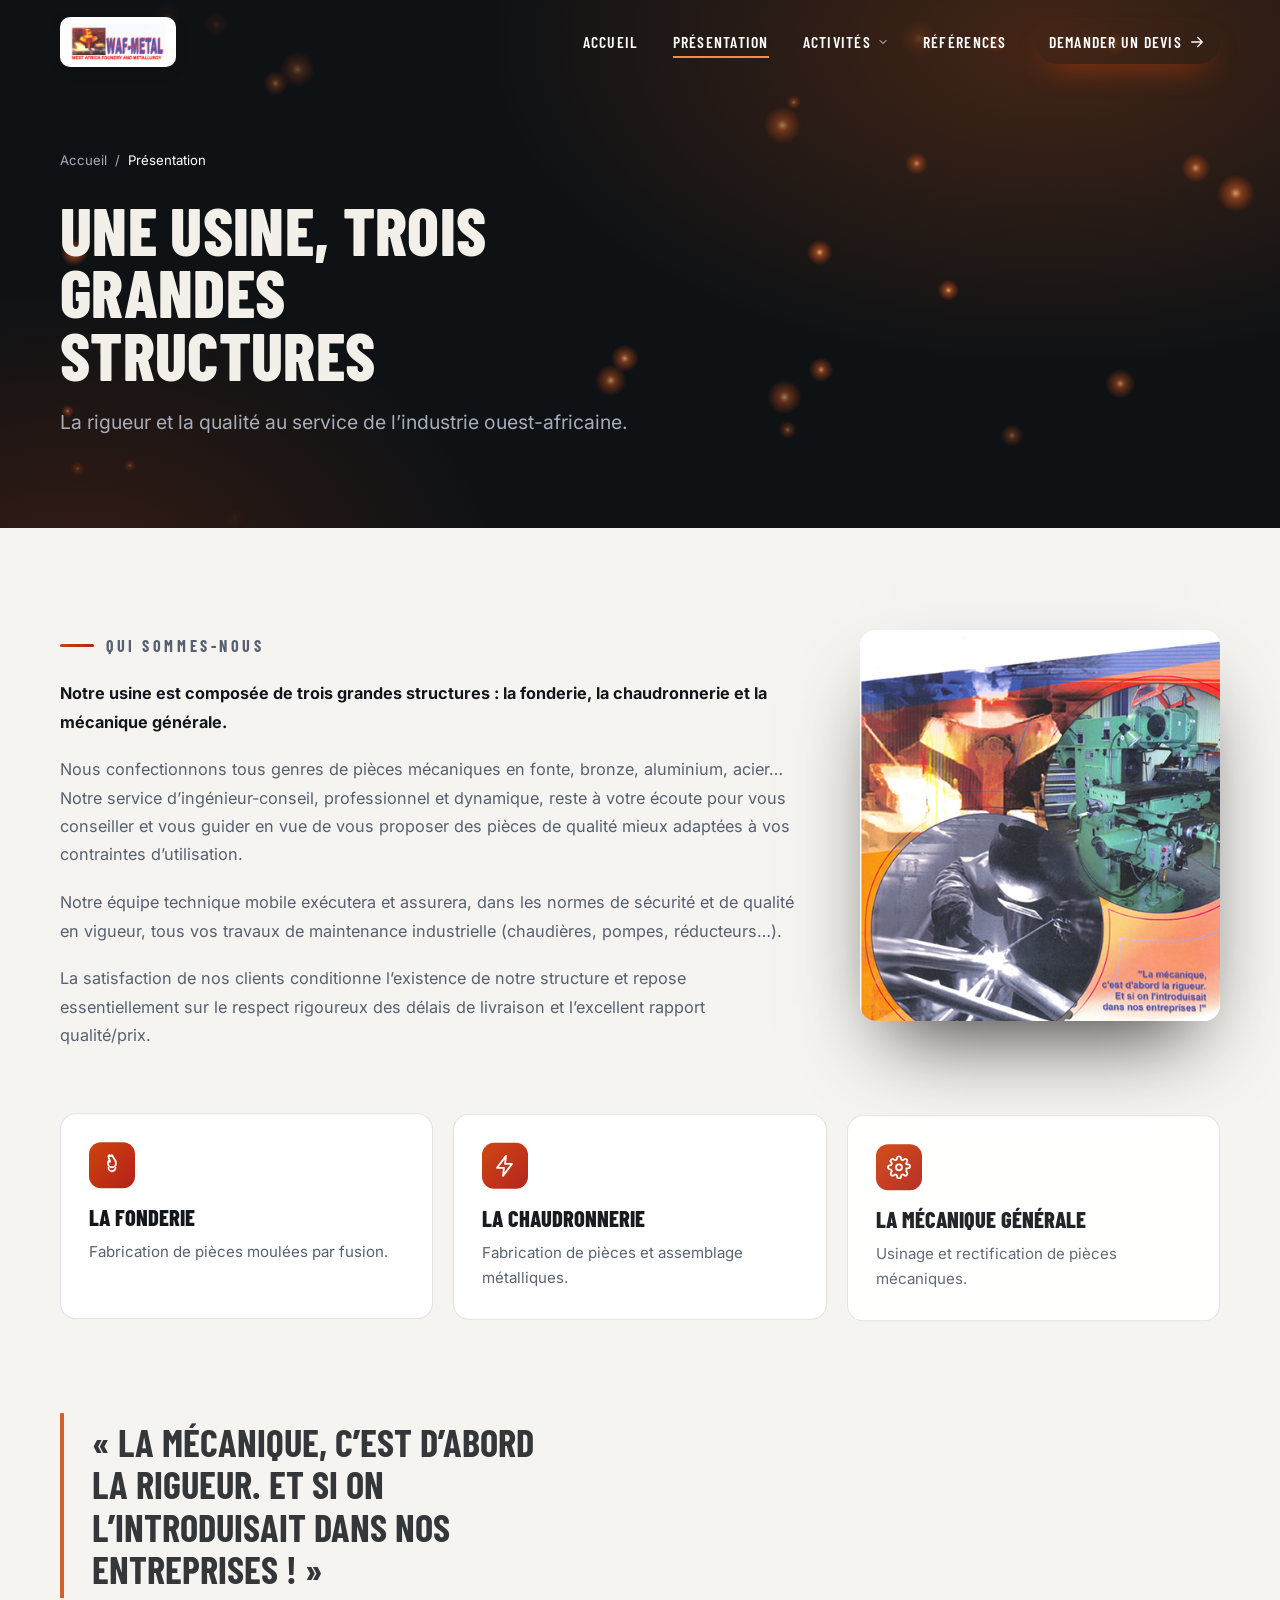
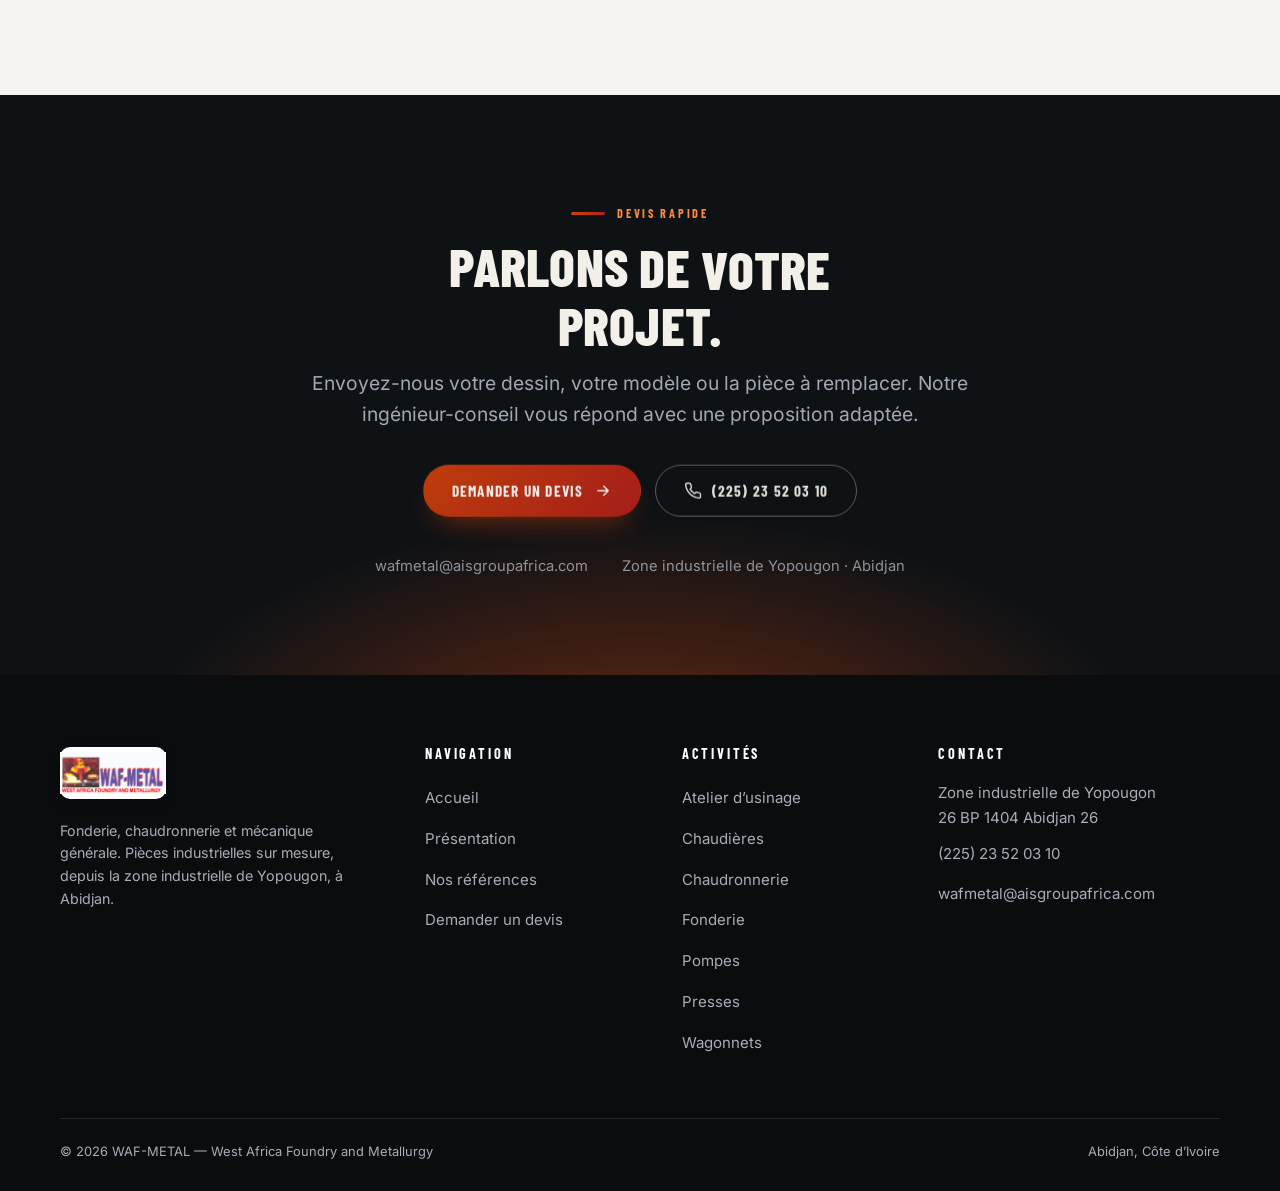
<file: presentation.html>
<!DOCTYPE html>
<html lang="fr">
<head>
<meta charset="UTF-8">
<meta name="viewport" content="width=device-width, initial-scale=1">
<title>Présentation | WAF-METAL</title>
<meta name="description" content="WAF-METAL : une usine de trois structures — fonderie, chaudronnerie, mécanique générale — à Yopougon, Abidjan.">
<meta name="theme-color" content="#0f1215">
<link rel="icon" href="images/logo.png">
<link rel="preload" href="assets/fonts/inter-var.woff2" as="font" type="font/woff2" crossorigin>
<link rel="preload" href="assets/fonts/barlow-condensed-800.woff2" as="font" type="font/woff2" crossorigin>
<link rel="stylesheet" href="assets/css/site.css">
<script>if(!matchMedia('(prefers-reduced-motion: reduce)').matches)document.documentElement.classList.add('js')</script>
</head>
<body>
<a class="skip" href="#main">Aller au contenu</a>
<header class="hdr">
  <div class="wrap">
    <a href="index.html" class="logo-card" aria-label="WAF-METAL, accueil"><img src="images/logo.png" width="436" height="173" alt="WAF-METAL — West Africa Foundry and Metallurgy"></a>
    <button class="burger" type="button" aria-label="Menu" aria-expanded="false" aria-controls="nav"><i></i></button>
    <ul class="nav" id="nav">
      <li><a href="index.html">Accueil</a></li>
      <li><a href="presentation.html" aria-current="page">Présentation</a></li>
      <li class="has-dd">
        <button class="dd-btn" type="button" aria-expanded="false">Activités <svg class="" viewBox="0 0 24 24" fill="none" stroke="currentColor" stroke-width="1.8" stroke-linecap="round" stroke-linejoin="round" aria-hidden="true"><path d="M6 9l6 6 6-6"/></svg></button>
        <div class="dd"><a href="atelier.html"><svg class="" viewBox="0 0 24 24" fill="none" stroke="currentColor" stroke-width="1.8" stroke-linecap="round" stroke-linejoin="round" aria-hidden="true"><circle cx="12" cy="12" r="3"/><path d="M19.4 15a1.65 1.65 0 0 0 .33 1.82l.06.06a2 2 0 1 1-2.83 2.83l-.06-.06a1.65 1.65 0 0 0-1.82-.33 1.65 1.65 0 0 0-1 1.51V21a2 2 0 0 1-4 0v-.09A1.65 1.65 0 0 0 9 19.4a1.65 1.65 0 0 0-1.82.33l-.06.06a2 2 0 1 1-2.83-2.83l.06-.06A1.65 1.65 0 0 0 4.6 15a1.65 1.65 0 0 0-1.51-1H3a2 2 0 0 1 0-4h.09A1.65 1.65 0 0 0 4.6 9a1.65 1.65 0 0 0-.33-1.82l-.06-.06a2 2 0 1 1 2.83-2.83l.06.06A1.65 1.65 0 0 0 9 4.6a1.65 1.65 0 0 0 1-1.51V3a2 2 0 0 1 4 0v.09a1.65 1.65 0 0 0 1 1.51 1.65 1.65 0 0 0 1.82-.33l.06-.06a2 2 0 1 1 2.83 2.83l-.06.06A1.65 1.65 0 0 0 19.4 9H21a2 2 0 0 1 0 4h-1.6z"/></svg>Atelier d’usinage</a><a href="chaudiere.html"><svg class="" viewBox="0 0 24 24" fill="none" stroke="currentColor" stroke-width="1.8" stroke-linecap="round" stroke-linejoin="round" aria-hidden="true"><path d="M14 4v6a4 4 0 0 1-4 0V4"/><path d="M8 4h6"/><path d="M9 10v9a3 3 0 0 0 6 0v-9"/></svg>Chaudières</a><a href="chaudron.html"><svg class="" viewBox="0 0 24 24" fill="none" stroke="currentColor" stroke-width="1.8" stroke-linecap="round" stroke-linejoin="round" aria-hidden="true"><path d="M13 2 4 14h7l-1 8 9-12h-7l1-8z"/></svg>Chaudronnerie</a><a href="fonderie.html"><svg class="" viewBox="0 0 24 24" fill="none" stroke="currentColor" stroke-width="1.8" stroke-linecap="round" stroke-linejoin="round" aria-hidden="true"><path d="M12 2c1.5 3 4 4.5 4 8a4 4 0 0 1-8 0c0-1 .3-1.8.8-2.6.4.9 1.2 1.6 1.2.6 0-1.5-1.5-2.5-1.5-4.5 0-1 .8-1.9 1.5-1.5-.5 1 .5 1.5 2 0z"/><path d="M8.5 14.5a3.5 3.5 0 0 0 7 0"/></svg>Fonderie</a><a href="pompe.html"><svg class="" viewBox="0 0 24 24" fill="none" stroke="currentColor" stroke-width="1.8" stroke-linecap="round" stroke-linejoin="round" aria-hidden="true"><path d="M3 12a9 9 0 0 1 15-6.7L21 8"/><path d="M21 3v5h-5"/><path d="M21 12a9 9 0 0 1-15 6.7L3 16"/><path d="M3 21v-5h5"/></svg>Pompes</a><a href="presse.html"><svg class="" viewBox="0 0 24 24" fill="none" stroke="currentColor" stroke-width="1.8" stroke-linecap="round" stroke-linejoin="round" aria-hidden="true"><path d="M12 4v5"/><path d="M12 20v-5"/><rect x="5" y="9" width="14" height="6" rx="1"/></svg>Presses</a><a href="wagon.html"><svg class="" viewBox="0 0 24 24" fill="none" stroke="currentColor" stroke-width="1.8" stroke-linecap="round" stroke-linejoin="round" aria-hidden="true"><rect x="3" y="8" width="18" height="8" rx="1"/><circle cx="7.5" cy="18.5" r="1.5"/><circle cx="16.5" cy="18.5" r="1.5"/></svg>Wagonnets</a></div>
      </li>
      <li><a href="ref.html">Références</a></li>
      <li><a class="btn btn-fire btn-sm" href="contact.html#devis">Demander un devis <svg class="" viewBox="0 0 24 24" fill="none" stroke="currentColor" stroke-width="1.8" stroke-linecap="round" stroke-linejoin="round" aria-hidden="true"><path d="M5 12h14M13 6l6 6-6 6"/></svg></a></li>
    </ul>
  </div>
</header>
<main id="main">
<section class="phero">
  <canvas class="embers" data-n="28" aria-hidden="true"></canvas>
  <div class="wrap">
    <nav class="crumbs" aria-label="Fil d’Ariane"><a href="index.html">Accueil</a><span>/</span><span aria-current="page">Présentation</span></nav>
    <h1 class="display">Une usine, trois grandes structures</h1>
    <p class="lead">La rigueur et la qualité au service de l’industrie ouest-africaine.</p>
  </div>
</section>

<section class="sec"><div class="wrap">
  <div class="act">
    <div class="prose">
      <p class="eyebrow">Qui sommes-nous</p>
      <p><strong>Notre usine est composée de trois grandes structures : la fonderie, la chaudronnerie et la mécanique générale.</strong></p>
      <p>Nous confectionnons tous genres de pièces mécaniques en fonte, bronze, aluminium, acier… Notre service d’ingénieur-conseil, professionnel et dynamique, reste à votre écoute pour vous conseiller et vous guider en vue de vous proposer des pièces de qualité mieux adaptées à vos contraintes d’utilisation.</p>
      <p>Notre équipe technique mobile exécutera et assurera, dans les normes de sécurité et de qualité en vigueur, tous vos travaux de maintenance industrielle (chaudières, pompes, réducteurs…).</p>
      <p>La satisfaction de nos clients conditionne l’existence de notre structure et repose essentiellement sur le respect rigoureux des délais de livraison et l’excellent rapport qualité/prix.</p>
    </div>
    <aside><div class="frame"><img src="images/accueil.jpg" width="445" height="483" alt="Les ateliers WAF-METAL" loading="lazy" decoding="async"></div></aside>
  </div>
  <div class="block"><div class="trio">
    <a class="card" href="fonderie.html" data-r><span class="ic-sq"><svg class="" viewBox="0 0 24 24" fill="none" stroke="currentColor" stroke-width="1.8" stroke-linecap="round" stroke-linejoin="round" aria-hidden="true"><path d="M12 2c1.5 3 4 4.5 4 8a4 4 0 0 1-8 0c0-1 .3-1.8.8-2.6.4.9 1.2 1.6 1.2.6 0-1.5-1.5-2.5-1.5-4.5 0-1 .8-1.9 1.5-1.5-.5 1 .5 1.5 2 0z"/><path d="M8.5 14.5a3.5 3.5 0 0 0 7 0"/></svg></span><h3>La Fonderie</h3><p>Fabrication de pièces moulées par fusion.</p></a><a class="card" href="chaudron.html" data-r><span class="ic-sq"><svg class="" viewBox="0 0 24 24" fill="none" stroke="currentColor" stroke-width="1.8" stroke-linecap="round" stroke-linejoin="round" aria-hidden="true"><path d="M13 2 4 14h7l-1 8 9-12h-7l1-8z"/></svg></span><h3>La Chaudronnerie</h3><p>Fabrication de pièces et assemblage métalliques.</p></a><a class="card" href="atelier.html" data-r><span class="ic-sq"><svg class="" viewBox="0 0 24 24" fill="none" stroke="currentColor" stroke-width="1.8" stroke-linecap="round" stroke-linejoin="round" aria-hidden="true"><circle cx="12" cy="12" r="3"/><path d="M19.4 15a1.65 1.65 0 0 0 .33 1.82l.06.06a2 2 0 1 1-2.83 2.83l-.06-.06a1.65 1.65 0 0 0-1.82-.33 1.65 1.65 0 0 0-1 1.51V21a2 2 0 0 1-4 0v-.09A1.65 1.65 0 0 0 9 19.4a1.65 1.65 0 0 0-1.82.33l-.06.06a2 2 0 1 1-2.83-2.83l.06-.06A1.65 1.65 0 0 0 4.6 15a1.65 1.65 0 0 0-1.51-1H3a2 2 0 0 1 0-4h.09A1.65 1.65 0 0 0 4.6 9a1.65 1.65 0 0 0-.33-1.82l-.06-.06a2 2 0 1 1 2.83-2.83l.06.06A1.65 1.65 0 0 0 9 4.6a1.65 1.65 0 0 0 1-1.51V3a2 2 0 0 1 4 0v.09a1.65 1.65 0 0 0 1 1.51 1.65 1.65 0 0 0 1.82-.33l.06-.06a2 2 0 1 1 2.83 2.83l-.06.06A1.65 1.65 0 0 0 19.4 9H21a2 2 0 0 1 0 4h-1.6z"/></svg></span><h3>La Mécanique générale</h3><p>Usinage et rectification de pièces mécaniques.</p></a>
  </div></div>
  <div class="block" style="margin-top:clamp(56px,7vw,96px)"><p class="quote" data-r>« La mécanique, c’est d’abord la rigueur. Et si on l’introduisait dans nos entreprises ! »</p></div>
</div></section>
<section class="sec sec-dark cta">
  <div class="wrap">
    <p class="eyebrow" style="justify-content:center">Devis rapide</p>
    <h2 class="h2" data-split>Parlons de votre projet.</h2>
    <p class="lead" data-r>Envoyez-nous votre dessin, votre modèle ou la pièce à remplacer. Notre ingénieur-conseil vous répond avec une proposition adaptée.</p>
    <div class="hero-actions" data-r>
      <a class="btn btn-fire" href="contact.html#devis">Demander un devis <svg class="" viewBox="0 0 24 24" fill="none" stroke="currentColor" stroke-width="1.8" stroke-linecap="round" stroke-linejoin="round" aria-hidden="true"><path d="M5 12h14M13 6l6 6-6 6"/></svg></a>
      <a class="btn btn-ghost" href="tel:+22523520310"><svg class="" viewBox="0 0 24 24" fill="none" stroke="currentColor" stroke-width="1.8" stroke-linecap="round" stroke-linejoin="round" aria-hidden="true"><path d="M22 16.92v3a2 2 0 0 1-2.18 2 19.79 19.79 0 0 1-8.63-3.07 19.5 19.5 0 0 1-6-6 19.79 19.79 0 0 1-3.07-8.67A2 2 0 0 1 4.11 2h3a2 2 0 0 1 2 1.72c.127.96.361 1.903.7 2.81a2 2 0 0 1-.45 2.11L8.09 9.91a16 16 0 0 0 6 6l1.27-1.27a2 2 0 0 1 2.11-.45c.907.339 1.85.573 2.81.7A2 2 0 0 1 22 16.92z"/></svg> (225) 23 52 03 10</a>
    </div>
    <div class="cta-lines" data-r><a href="mailto:wafmetal@aisgroupafrica.com">wafmetal@aisgroupafrica.com</a><span>Zone industrielle de Yopougon · Abidjan</span></div>
  </div>
</section>
</main>
<footer class="ftr">
  <div class="wrap">
    <div class="ftr-grid">
      <div><a href="index.html" class="logo-card" style="display:inline-flex" aria-label="WAF-METAL"><img src="images/logo.png" width="436" height="173" alt="WAF-METAL" style="height:42px;width:auto" loading="lazy"></a>
        <p>Fonderie, chaudronnerie et mécanique générale. Pièces industrielles sur mesure, depuis la zone industrielle de Yopougon, à Abidjan.</p></div>
      <div><h4>Navigation</h4><ul><li><a href="index.html">Accueil</a></li><li><a href="presentation.html">Présentation</a></li><li><a href="ref.html">Nos références</a></li><li><a href="contact.html#devis">Demander un devis</a></li></ul></div>
      <div><h4>Activités</h4><ul><li><a href="atelier.html">Atelier d’usinage</a></li><li><a href="chaudiere.html">Chaudières</a></li><li><a href="chaudron.html">Chaudronnerie</a></li><li><a href="fonderie.html">Fonderie</a></li><li><a href="pompe.html">Pompes</a></li><li><a href="presse.html">Presses</a></li><li><a href="wagon.html">Wagonnets</a></li></ul></div>
      <div><h4>Contact</h4><ul><li>Zone industrielle de Yopougon<br>26 BP 1404 Abidjan 26</li><li><a href="tel:+22523520310">(225) 23 52 03 10</a></li><li><a href="mailto:wafmetal@aisgroupafrica.com">wafmetal@aisgroupafrica.com</a></li></ul></div>
    </div>
    <div class="ftr-bot"><span>© 2026 WAF-METAL — West Africa Foundry and Metallurgy</span><span>Abidjan, Côte d’Ivoire</span></div>
  </div>
</footer>
<script src="assets/vendor/gsap.min.js" defer></script>
<script src="assets/vendor/ScrollTrigger.min.js" defer></script>
<script src="assets/js/site.js" defer></script>
</body>
</html>
</file>
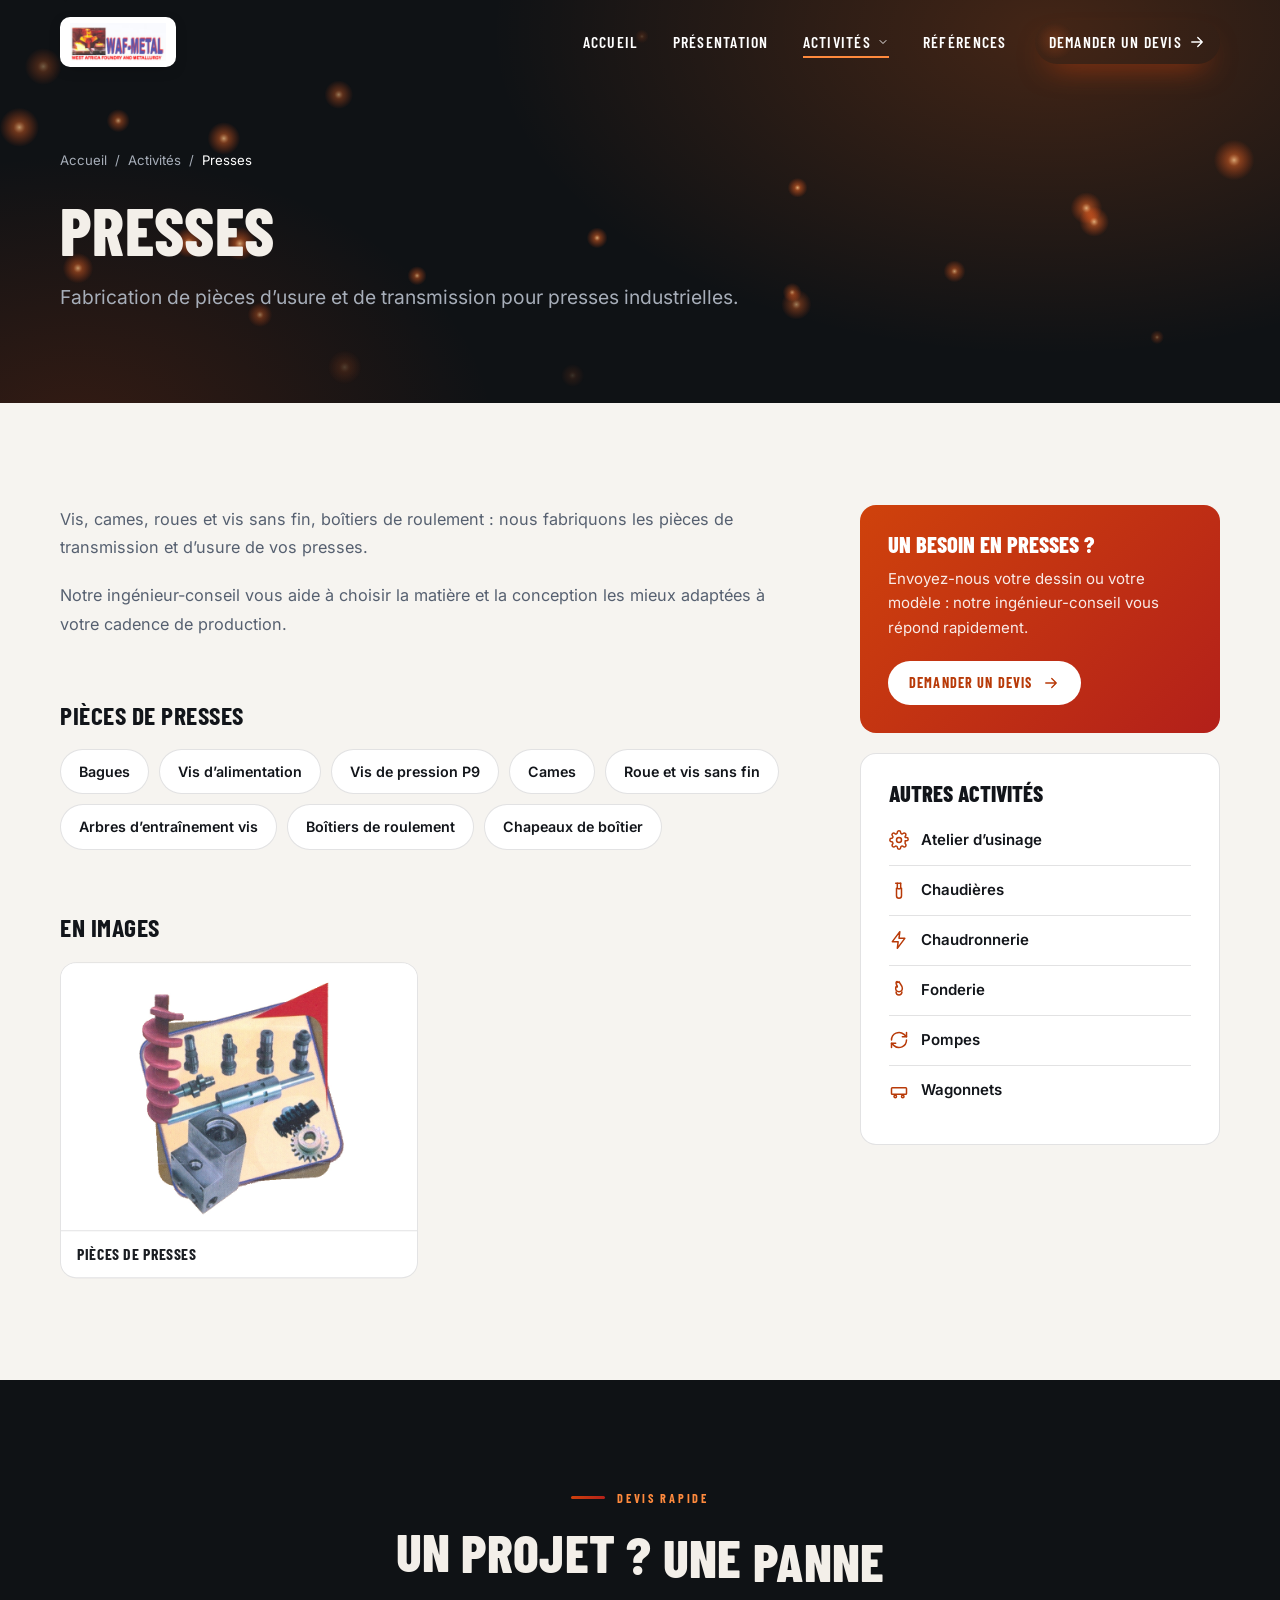
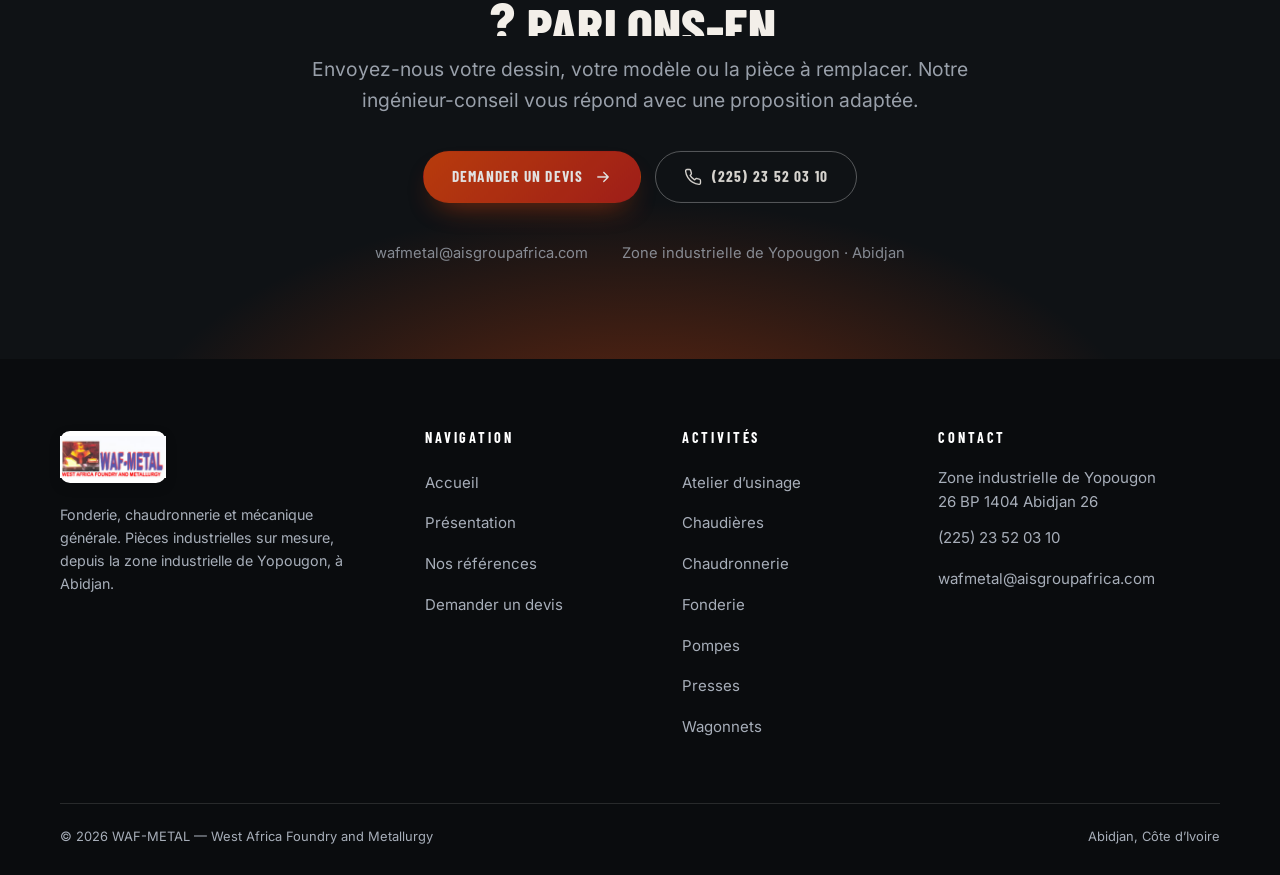
<file: presse.html>
<!DOCTYPE html>
<html lang="fr">
<head>
<meta charset="UTF-8">
<meta name="viewport" content="width=device-width, initial-scale=1">
<title>Presses | WAF-METAL</title>
<meta name="description" content="Fabrication de pièces d’usure et de transmission pour presses industrielles.">
<meta name="theme-color" content="#0f1215">
<link rel="icon" href="images/logo.png">
<link rel="preload" href="assets/fonts/inter-var.woff2" as="font" type="font/woff2" crossorigin>
<link rel="preload" href="assets/fonts/barlow-condensed-800.woff2" as="font" type="font/woff2" crossorigin>
<link rel="stylesheet" href="assets/css/site.css">
<script>if(!matchMedia('(prefers-reduced-motion: reduce)').matches)document.documentElement.classList.add('js')</script>
</head>
<body>
<a class="skip" href="#main">Aller au contenu</a>
<header class="hdr">
  <div class="wrap">
    <a href="index.html" class="logo-card" aria-label="WAF-METAL, accueil"><img src="images/logo.png" width="436" height="173" alt="WAF-METAL — West Africa Foundry and Metallurgy"></a>
    <button class="burger" type="button" aria-label="Menu" aria-expanded="false" aria-controls="nav"><i></i></button>
    <ul class="nav" id="nav">
      <li><a href="index.html">Accueil</a></li>
      <li><a href="presentation.html">Présentation</a></li>
      <li class="has-dd current">
        <button class="dd-btn" type="button" aria-expanded="false">Activités <svg class="" viewBox="0 0 24 24" fill="none" stroke="currentColor" stroke-width="1.8" stroke-linecap="round" stroke-linejoin="round" aria-hidden="true"><path d="M6 9l6 6 6-6"/></svg></button>
        <div class="dd"><a href="atelier.html"><svg class="" viewBox="0 0 24 24" fill="none" stroke="currentColor" stroke-width="1.8" stroke-linecap="round" stroke-linejoin="round" aria-hidden="true"><circle cx="12" cy="12" r="3"/><path d="M19.4 15a1.65 1.65 0 0 0 .33 1.82l.06.06a2 2 0 1 1-2.83 2.83l-.06-.06a1.65 1.65 0 0 0-1.82-.33 1.65 1.65 0 0 0-1 1.51V21a2 2 0 0 1-4 0v-.09A1.65 1.65 0 0 0 9 19.4a1.65 1.65 0 0 0-1.82.33l-.06.06a2 2 0 1 1-2.83-2.83l.06-.06A1.65 1.65 0 0 0 4.6 15a1.65 1.65 0 0 0-1.51-1H3a2 2 0 0 1 0-4h.09A1.65 1.65 0 0 0 4.6 9a1.65 1.65 0 0 0-.33-1.82l-.06-.06a2 2 0 1 1 2.83-2.83l.06.06A1.65 1.65 0 0 0 9 4.6a1.65 1.65 0 0 0 1-1.51V3a2 2 0 0 1 4 0v.09a1.65 1.65 0 0 0 1 1.51 1.65 1.65 0 0 0 1.82-.33l.06-.06a2 2 0 1 1 2.83 2.83l-.06.06A1.65 1.65 0 0 0 19.4 9H21a2 2 0 0 1 0 4h-1.6z"/></svg>Atelier d’usinage</a><a href="chaudiere.html"><svg class="" viewBox="0 0 24 24" fill="none" stroke="currentColor" stroke-width="1.8" stroke-linecap="round" stroke-linejoin="round" aria-hidden="true"><path d="M14 4v6a4 4 0 0 1-4 0V4"/><path d="M8 4h6"/><path d="M9 10v9a3 3 0 0 0 6 0v-9"/></svg>Chaudières</a><a href="chaudron.html"><svg class="" viewBox="0 0 24 24" fill="none" stroke="currentColor" stroke-width="1.8" stroke-linecap="round" stroke-linejoin="round" aria-hidden="true"><path d="M13 2 4 14h7l-1 8 9-12h-7l1-8z"/></svg>Chaudronnerie</a><a href="fonderie.html"><svg class="" viewBox="0 0 24 24" fill="none" stroke="currentColor" stroke-width="1.8" stroke-linecap="round" stroke-linejoin="round" aria-hidden="true"><path d="M12 2c1.5 3 4 4.5 4 8a4 4 0 0 1-8 0c0-1 .3-1.8.8-2.6.4.9 1.2 1.6 1.2.6 0-1.5-1.5-2.5-1.5-4.5 0-1 .8-1.9 1.5-1.5-.5 1 .5 1.5 2 0z"/><path d="M8.5 14.5a3.5 3.5 0 0 0 7 0"/></svg>Fonderie</a><a href="pompe.html"><svg class="" viewBox="0 0 24 24" fill="none" stroke="currentColor" stroke-width="1.8" stroke-linecap="round" stroke-linejoin="round" aria-hidden="true"><path d="M3 12a9 9 0 0 1 15-6.7L21 8"/><path d="M21 3v5h-5"/><path d="M21 12a9 9 0 0 1-15 6.7L3 16"/><path d="M3 21v-5h5"/></svg>Pompes</a><a href="presse.html" aria-current="page"><svg class="" viewBox="0 0 24 24" fill="none" stroke="currentColor" stroke-width="1.8" stroke-linecap="round" stroke-linejoin="round" aria-hidden="true"><path d="M12 4v5"/><path d="M12 20v-5"/><rect x="5" y="9" width="14" height="6" rx="1"/></svg>Presses</a><a href="wagon.html"><svg class="" viewBox="0 0 24 24" fill="none" stroke="currentColor" stroke-width="1.8" stroke-linecap="round" stroke-linejoin="round" aria-hidden="true"><rect x="3" y="8" width="18" height="8" rx="1"/><circle cx="7.5" cy="18.5" r="1.5"/><circle cx="16.5" cy="18.5" r="1.5"/></svg>Wagonnets</a></div>
      </li>
      <li><a href="ref.html">Références</a></li>
      <li><a class="btn btn-fire btn-sm" href="contact.html#devis">Demander un devis <svg class="" viewBox="0 0 24 24" fill="none" stroke="currentColor" stroke-width="1.8" stroke-linecap="round" stroke-linejoin="round" aria-hidden="true"><path d="M5 12h14M13 6l6 6-6 6"/></svg></a></li>
    </ul>
  </div>
</header>
<main id="main">
<section class="phero">
  <canvas class="embers" data-n="28" aria-hidden="true"></canvas>
  <div class="wrap">
    <nav class="crumbs" aria-label="Fil d’Ariane"><a href="index.html">Accueil</a><span>/</span><a href="index.html#activites">Activités</a><span>/</span><span aria-current="page">Presses</span></nav>
    <h1 class="display">Presses</h1>
    <p class="lead">Fabrication de pièces d’usure et de transmission pour presses industrielles.</p>
  </div>
</section>

<section class="sec"><div class="wrap act">
  <div>
    <div class="prose"><p>Vis, cames, roues et vis sans fin, boîtiers de roulement : nous fabriquons les pièces de transmission et d’usure de vos presses.</p><p>Notre ingénieur-conseil vous aide à choisir la matière et la conception les mieux adaptées à votre cadence de production.</p></div>
    <div class="block"><h2 class="h3" style="margin-bottom:20px">Pièces de presses</h2><ul class="tags"><li>Bagues</li><li>Vis d’alimentation</li><li>Vis de pression P9</li><li>Cames</li><li>Roue et vis sans fin</li><li>Arbres d’entraînement vis</li><li>Boîtiers de roulement</li><li>Chapeaux de boîtier</li></ul></div>
    <div class="block"><h2 class="h3" style="margin-bottom:20px">En images</h2><div class="shots big"><figure class="shot" data-r><div class="ph"><img src="images/presse.jpg" width="553" height="602" alt="Pièces de presses" loading="lazy" decoding="async"></div><figcaption>Pièces de presses</figcaption></figure></div></div>
    
  </div>
  <aside>
    <div class="card fire" data-r><h3>Un besoin en presses ?</h3><p>Envoyez-nous votre dessin ou votre modèle : notre ingénieur-conseil vous répond rapidement.</p><a class="btn btn-sm" href="contact.html?activite=Presses#devis">Demander un devis <svg class="" viewBox="0 0 24 24" fill="none" stroke="currentColor" stroke-width="1.8" stroke-linecap="round" stroke-linejoin="round" aria-hidden="true"><path d="M5 12h14M13 6l6 6-6 6"/></svg></a></div>
    <div class="card" data-r><h3 style="margin-bottom:10px">Autres activités</h3><ul class="links"><li><a href="atelier.html"><svg class="" viewBox="0 0 24 24" fill="none" stroke="currentColor" stroke-width="1.8" stroke-linecap="round" stroke-linejoin="round" aria-hidden="true"><circle cx="12" cy="12" r="3"/><path d="M19.4 15a1.65 1.65 0 0 0 .33 1.82l.06.06a2 2 0 1 1-2.83 2.83l-.06-.06a1.65 1.65 0 0 0-1.82-.33 1.65 1.65 0 0 0-1 1.51V21a2 2 0 0 1-4 0v-.09A1.65 1.65 0 0 0 9 19.4a1.65 1.65 0 0 0-1.82.33l-.06.06a2 2 0 1 1-2.83-2.83l.06-.06A1.65 1.65 0 0 0 4.6 15a1.65 1.65 0 0 0-1.51-1H3a2 2 0 0 1 0-4h.09A1.65 1.65 0 0 0 4.6 9a1.65 1.65 0 0 0-.33-1.82l-.06-.06a2 2 0 1 1 2.83-2.83l.06.06A1.65 1.65 0 0 0 9 4.6a1.65 1.65 0 0 0 1-1.51V3a2 2 0 0 1 4 0v.09a1.65 1.65 0 0 0 1 1.51 1.65 1.65 0 0 0 1.82-.33l.06-.06a2 2 0 1 1 2.83 2.83l-.06.06A1.65 1.65 0 0 0 19.4 9H21a2 2 0 0 1 0 4h-1.6z"/></svg>Atelier d’usinage</a></li><li><a href="chaudiere.html"><svg class="" viewBox="0 0 24 24" fill="none" stroke="currentColor" stroke-width="1.8" stroke-linecap="round" stroke-linejoin="round" aria-hidden="true"><path d="M14 4v6a4 4 0 0 1-4 0V4"/><path d="M8 4h6"/><path d="M9 10v9a3 3 0 0 0 6 0v-9"/></svg>Chaudières</a></li><li><a href="chaudron.html"><svg class="" viewBox="0 0 24 24" fill="none" stroke="currentColor" stroke-width="1.8" stroke-linecap="round" stroke-linejoin="round" aria-hidden="true"><path d="M13 2 4 14h7l-1 8 9-12h-7l1-8z"/></svg>Chaudronnerie</a></li><li><a href="fonderie.html"><svg class="" viewBox="0 0 24 24" fill="none" stroke="currentColor" stroke-width="1.8" stroke-linecap="round" stroke-linejoin="round" aria-hidden="true"><path d="M12 2c1.5 3 4 4.5 4 8a4 4 0 0 1-8 0c0-1 .3-1.8.8-2.6.4.9 1.2 1.6 1.2.6 0-1.5-1.5-2.5-1.5-4.5 0-1 .8-1.9 1.5-1.5-.5 1 .5 1.5 2 0z"/><path d="M8.5 14.5a3.5 3.5 0 0 0 7 0"/></svg>Fonderie</a></li><li><a href="pompe.html"><svg class="" viewBox="0 0 24 24" fill="none" stroke="currentColor" stroke-width="1.8" stroke-linecap="round" stroke-linejoin="round" aria-hidden="true"><path d="M3 12a9 9 0 0 1 15-6.7L21 8"/><path d="M21 3v5h-5"/><path d="M21 12a9 9 0 0 1-15 6.7L3 16"/><path d="M3 21v-5h5"/></svg>Pompes</a></li><li><a href="wagon.html"><svg class="" viewBox="0 0 24 24" fill="none" stroke="currentColor" stroke-width="1.8" stroke-linecap="round" stroke-linejoin="round" aria-hidden="true"><rect x="3" y="8" width="18" height="8" rx="1"/><circle cx="7.5" cy="18.5" r="1.5"/><circle cx="16.5" cy="18.5" r="1.5"/></svg>Wagonnets</a></li></ul></div>
  </aside>
</div></section>
<section class="sec sec-dark cta">
  <div class="wrap">
    <p class="eyebrow" style="justify-content:center">Devis rapide</p>
    <h2 class="h2" data-split>Un projet ? Une panne ? Parlons-en.</h2>
    <p class="lead" data-r>Envoyez-nous votre dessin, votre modèle ou la pièce à remplacer. Notre ingénieur-conseil vous répond avec une proposition adaptée.</p>
    <div class="hero-actions" data-r>
      <a class="btn btn-fire" href="contact.html#devis">Demander un devis <svg class="" viewBox="0 0 24 24" fill="none" stroke="currentColor" stroke-width="1.8" stroke-linecap="round" stroke-linejoin="round" aria-hidden="true"><path d="M5 12h14M13 6l6 6-6 6"/></svg></a>
      <a class="btn btn-ghost" href="tel:+22523520310"><svg class="" viewBox="0 0 24 24" fill="none" stroke="currentColor" stroke-width="1.8" stroke-linecap="round" stroke-linejoin="round" aria-hidden="true"><path d="M22 16.92v3a2 2 0 0 1-2.18 2 19.79 19.79 0 0 1-8.63-3.07 19.5 19.5 0 0 1-6-6 19.79 19.79 0 0 1-3.07-8.67A2 2 0 0 1 4.11 2h3a2 2 0 0 1 2 1.72c.127.96.361 1.903.7 2.81a2 2 0 0 1-.45 2.11L8.09 9.91a16 16 0 0 0 6 6l1.27-1.27a2 2 0 0 1 2.11-.45c.907.339 1.85.573 2.81.7A2 2 0 0 1 22 16.92z"/></svg> (225) 23 52 03 10</a>
    </div>
    <div class="cta-lines" data-r><a href="mailto:wafmetal@aisgroupafrica.com">wafmetal@aisgroupafrica.com</a><span>Zone industrielle de Yopougon · Abidjan</span></div>
  </div>
</section>
</main>
<footer class="ftr">
  <div class="wrap">
    <div class="ftr-grid">
      <div><a href="index.html" class="logo-card" style="display:inline-flex" aria-label="WAF-METAL"><img src="images/logo.png" width="436" height="173" alt="WAF-METAL" style="height:42px;width:auto" loading="lazy"></a>
        <p>Fonderie, chaudronnerie et mécanique générale. Pièces industrielles sur mesure, depuis la zone industrielle de Yopougon, à Abidjan.</p></div>
      <div><h4>Navigation</h4><ul><li><a href="index.html">Accueil</a></li><li><a href="presentation.html">Présentation</a></li><li><a href="ref.html">Nos références</a></li><li><a href="contact.html#devis">Demander un devis</a></li></ul></div>
      <div><h4>Activités</h4><ul><li><a href="atelier.html">Atelier d’usinage</a></li><li><a href="chaudiere.html">Chaudières</a></li><li><a href="chaudron.html">Chaudronnerie</a></li><li><a href="fonderie.html">Fonderie</a></li><li><a href="pompe.html">Pompes</a></li><li><a href="presse.html">Presses</a></li><li><a href="wagon.html">Wagonnets</a></li></ul></div>
      <div><h4>Contact</h4><ul><li>Zone industrielle de Yopougon<br>26 BP 1404 Abidjan 26</li><li><a href="tel:+22523520310">(225) 23 52 03 10</a></li><li><a href="mailto:wafmetal@aisgroupafrica.com">wafmetal@aisgroupafrica.com</a></li></ul></div>
    </div>
    <div class="ftr-bot"><span>© 2026 WAF-METAL — West Africa Foundry and Metallurgy</span><span>Abidjan, Côte d’Ivoire</span></div>
  </div>
</footer>
<script src="assets/vendor/gsap.min.js" defer></script>
<script src="assets/vendor/ScrollTrigger.min.js" defer></script>
<script src="assets/js/site.js" defer></script>
</body>
</html>
</file>
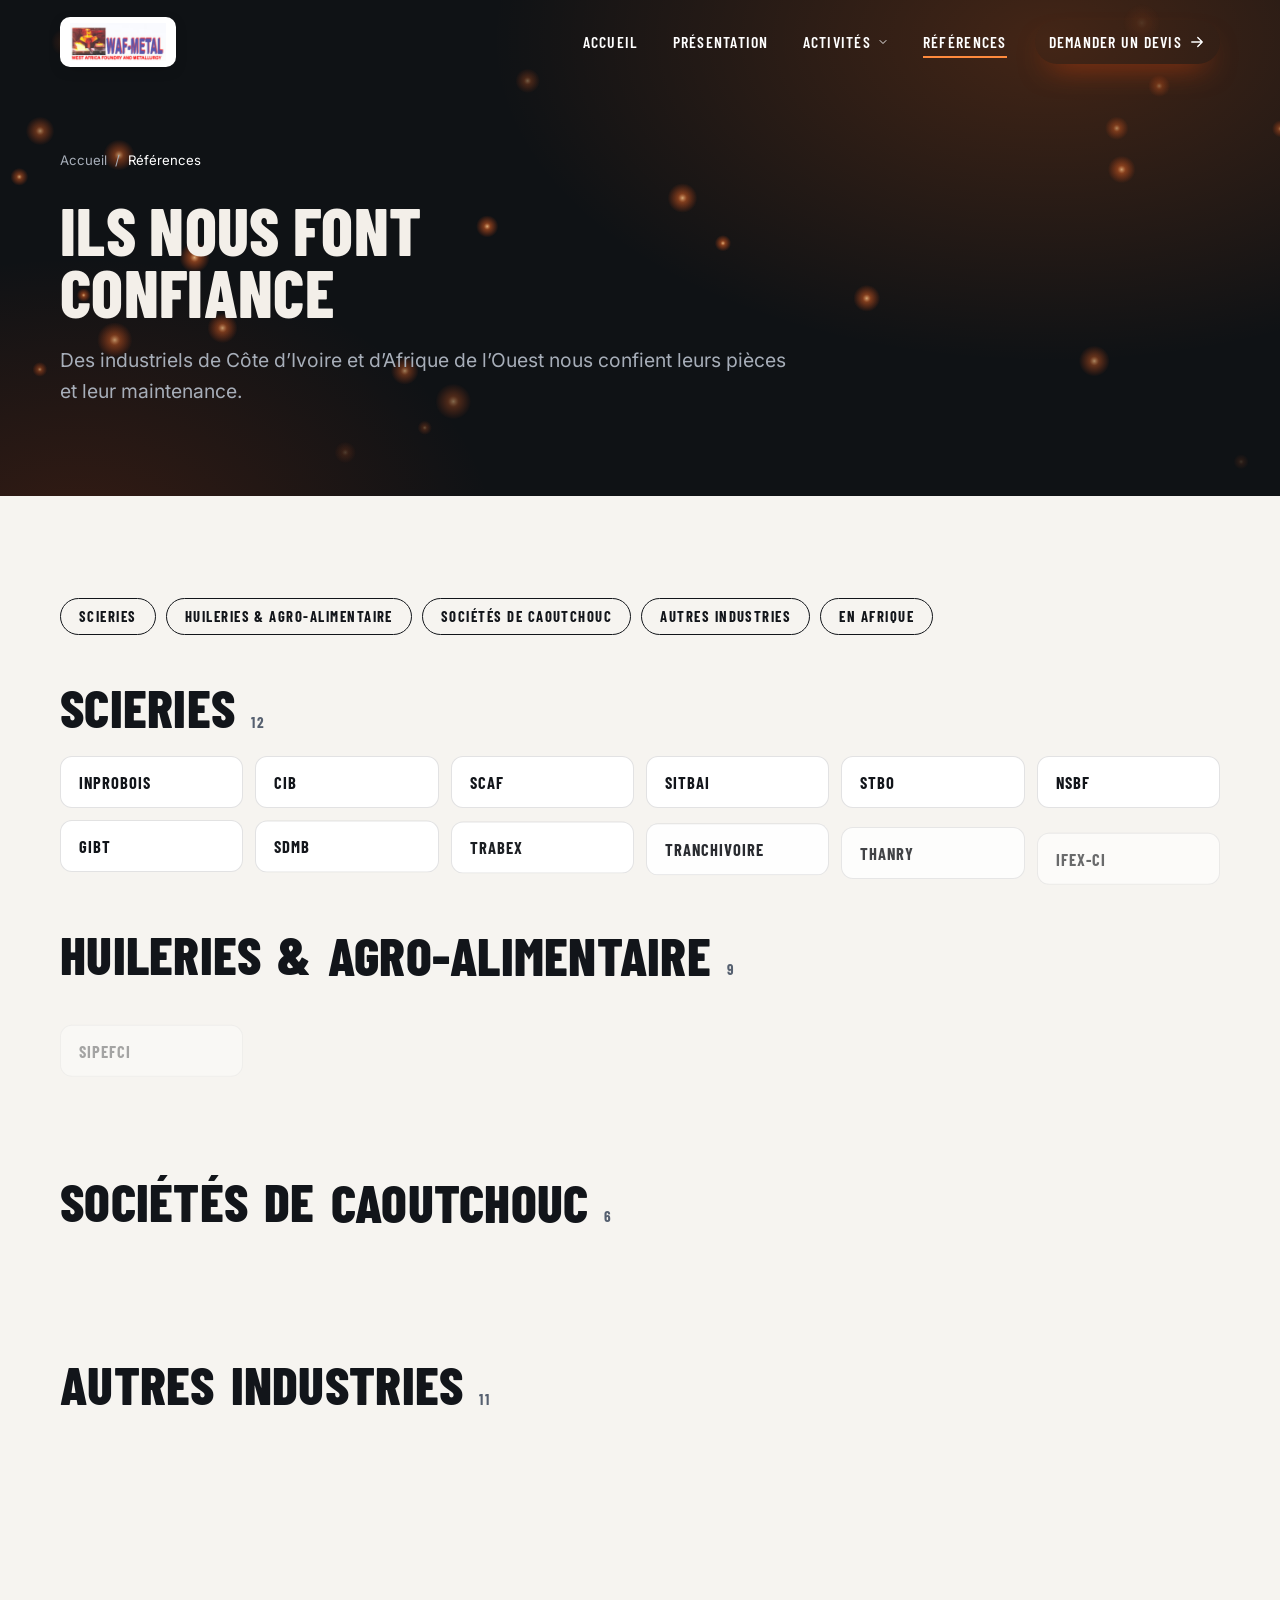
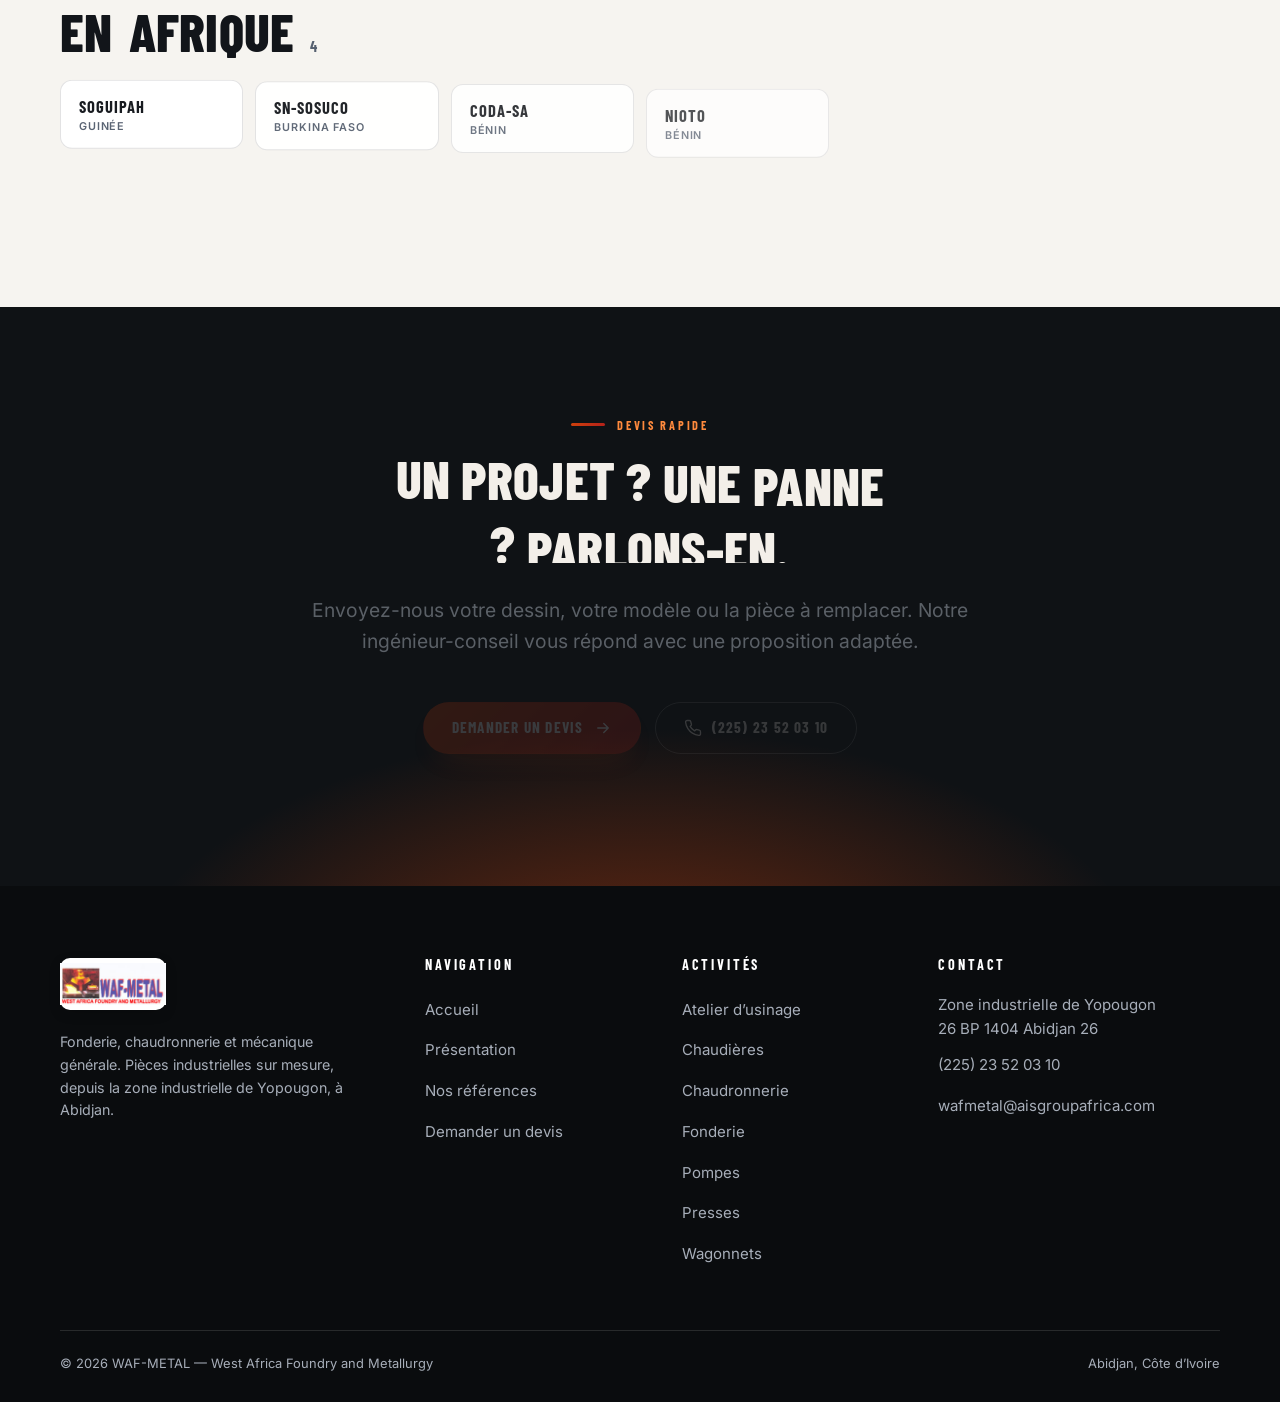
<file: ref.html>
<!DOCTYPE html>
<html lang="fr">
<head>
<meta charset="UTF-8">
<meta name="viewport" content="width=device-width, initial-scale=1">
<title>Nos références | WAF-METAL</title>
<meta name="description" content="Plus de 40 entreprises font confiance à WAF-METAL en Côte d’Ivoire, en Guinée, au Burkina Faso et au Bénin.">
<meta name="theme-color" content="#0f1215">
<link rel="icon" href="images/logo.png">
<link rel="preload" href="assets/fonts/inter-var.woff2" as="font" type="font/woff2" crossorigin>
<link rel="preload" href="assets/fonts/barlow-condensed-800.woff2" as="font" type="font/woff2" crossorigin>
<link rel="stylesheet" href="assets/css/site.css">
<script>if(!matchMedia('(prefers-reduced-motion: reduce)').matches)document.documentElement.classList.add('js')</script>
</head>
<body>
<a class="skip" href="#main">Aller au contenu</a>
<header class="hdr">
  <div class="wrap">
    <a href="index.html" class="logo-card" aria-label="WAF-METAL, accueil"><img src="images/logo.png" width="436" height="173" alt="WAF-METAL — West Africa Foundry and Metallurgy"></a>
    <button class="burger" type="button" aria-label="Menu" aria-expanded="false" aria-controls="nav"><i></i></button>
    <ul class="nav" id="nav">
      <li><a href="index.html">Accueil</a></li>
      <li><a href="presentation.html">Présentation</a></li>
      <li class="has-dd">
        <button class="dd-btn" type="button" aria-expanded="false">Activités <svg class="" viewBox="0 0 24 24" fill="none" stroke="currentColor" stroke-width="1.8" stroke-linecap="round" stroke-linejoin="round" aria-hidden="true"><path d="M6 9l6 6 6-6"/></svg></button>
        <div class="dd"><a href="atelier.html"><svg class="" viewBox="0 0 24 24" fill="none" stroke="currentColor" stroke-width="1.8" stroke-linecap="round" stroke-linejoin="round" aria-hidden="true"><circle cx="12" cy="12" r="3"/><path d="M19.4 15a1.65 1.65 0 0 0 .33 1.82l.06.06a2 2 0 1 1-2.83 2.83l-.06-.06a1.65 1.65 0 0 0-1.82-.33 1.65 1.65 0 0 0-1 1.51V21a2 2 0 0 1-4 0v-.09A1.65 1.65 0 0 0 9 19.4a1.65 1.65 0 0 0-1.82.33l-.06.06a2 2 0 1 1-2.83-2.83l.06-.06A1.65 1.65 0 0 0 4.6 15a1.65 1.65 0 0 0-1.51-1H3a2 2 0 0 1 0-4h.09A1.65 1.65 0 0 0 4.6 9a1.65 1.65 0 0 0-.33-1.82l-.06-.06a2 2 0 1 1 2.83-2.83l.06.06A1.65 1.65 0 0 0 9 4.6a1.65 1.65 0 0 0 1-1.51V3a2 2 0 0 1 4 0v.09a1.65 1.65 0 0 0 1 1.51 1.65 1.65 0 0 0 1.82-.33l.06-.06a2 2 0 1 1 2.83 2.83l-.06.06A1.65 1.65 0 0 0 19.4 9H21a2 2 0 0 1 0 4h-1.6z"/></svg>Atelier d’usinage</a><a href="chaudiere.html"><svg class="" viewBox="0 0 24 24" fill="none" stroke="currentColor" stroke-width="1.8" stroke-linecap="round" stroke-linejoin="round" aria-hidden="true"><path d="M14 4v6a4 4 0 0 1-4 0V4"/><path d="M8 4h6"/><path d="M9 10v9a3 3 0 0 0 6 0v-9"/></svg>Chaudières</a><a href="chaudron.html"><svg class="" viewBox="0 0 24 24" fill="none" stroke="currentColor" stroke-width="1.8" stroke-linecap="round" stroke-linejoin="round" aria-hidden="true"><path d="M13 2 4 14h7l-1 8 9-12h-7l1-8z"/></svg>Chaudronnerie</a><a href="fonderie.html"><svg class="" viewBox="0 0 24 24" fill="none" stroke="currentColor" stroke-width="1.8" stroke-linecap="round" stroke-linejoin="round" aria-hidden="true"><path d="M12 2c1.5 3 4 4.5 4 8a4 4 0 0 1-8 0c0-1 .3-1.8.8-2.6.4.9 1.2 1.6 1.2.6 0-1.5-1.5-2.5-1.5-4.5 0-1 .8-1.9 1.5-1.5-.5 1 .5 1.5 2 0z"/><path d="M8.5 14.5a3.5 3.5 0 0 0 7 0"/></svg>Fonderie</a><a href="pompe.html"><svg class="" viewBox="0 0 24 24" fill="none" stroke="currentColor" stroke-width="1.8" stroke-linecap="round" stroke-linejoin="round" aria-hidden="true"><path d="M3 12a9 9 0 0 1 15-6.7L21 8"/><path d="M21 3v5h-5"/><path d="M21 12a9 9 0 0 1-15 6.7L3 16"/><path d="M3 21v-5h5"/></svg>Pompes</a><a href="presse.html"><svg class="" viewBox="0 0 24 24" fill="none" stroke="currentColor" stroke-width="1.8" stroke-linecap="round" stroke-linejoin="round" aria-hidden="true"><path d="M12 4v5"/><path d="M12 20v-5"/><rect x="5" y="9" width="14" height="6" rx="1"/></svg>Presses</a><a href="wagon.html"><svg class="" viewBox="0 0 24 24" fill="none" stroke="currentColor" stroke-width="1.8" stroke-linecap="round" stroke-linejoin="round" aria-hidden="true"><rect x="3" y="8" width="18" height="8" rx="1"/><circle cx="7.5" cy="18.5" r="1.5"/><circle cx="16.5" cy="18.5" r="1.5"/></svg>Wagonnets</a></div>
      </li>
      <li><a href="ref.html" aria-current="page">Références</a></li>
      <li><a class="btn btn-fire btn-sm" href="contact.html#devis">Demander un devis <svg class="" viewBox="0 0 24 24" fill="none" stroke="currentColor" stroke-width="1.8" stroke-linecap="round" stroke-linejoin="round" aria-hidden="true"><path d="M5 12h14M13 6l6 6-6 6"/></svg></a></li>
    </ul>
  </div>
</header>
<main id="main">
<section class="phero">
  <canvas class="embers" data-n="28" aria-hidden="true"></canvas>
  <div class="wrap">
    <nav class="crumbs" aria-label="Fil d’Ariane"><a href="index.html">Accueil</a><span>/</span><span aria-current="page">Références</span></nav>
    <h1 class="display">Ils nous font confiance</h1>
    <p class="lead">Des industriels de Côte d’Ivoire et d’Afrique de l’Ouest nous confient leurs pièces et leur maintenance.</p>
  </div>
</section>

<section class="sec"><div class="wrap">
  <nav class="snav" aria-label="Secteurs"><a href="#scieries">Scieries</a><a href="#huileries">Huileries & agro-alimentaire</a><a href="#caoutchouc">Sociétés de caoutchouc</a><a href="#autres">Autres industries</a><a href="#afrique">En Afrique</a></nav>
  <div class="refgroup" id="scieries"><h2 class="h2" data-split>Scieries <small>12</small></h2><ul class="refgrid"><li data-r>INPROBOIS</li><li data-r>CIB</li><li data-r>SCAF</li><li data-r>SITBAI</li><li data-r>STBO</li><li data-r>NSBF</li><li data-r>GIBT</li><li data-r>SDMB</li><li data-r>TRABEX</li><li data-r>TRANCHIVOIRE</li><li data-r>THANRY</li><li data-r>IFEX-CI</li></ul></div><div class="refgroup" id="huileries"><h2 class="h2" data-split>Huileries & agro-alimentaire <small>9</small></h2><ul class="refgrid"><li data-r>SIPEFCI</li><li data-r>PHCI</li><li data-r>UNILEVER</li><li data-r>CEMOI</li><li data-r>CARGILL COCOA</li><li data-r>CONDICAF</li><li data-r>ADAM AFRIQUE</li><li data-r>PALMAFRIQUE</li><li data-r>IDH</li></ul></div><div class="refgroup" id="caoutchouc"><h2 class="h2" data-split>Sociétés de caoutchouc <small>6</small></h2><ul class="refgrid"><li data-r>SAPH</li><li data-r>CHC</li><li data-r>SOGB</li><li data-r>TRCI</li><li data-r>HEVETEC</li><li data-r>CC PAKIDIE</li></ul></div><div class="refgroup" id="autres"><h2 class="h2" data-split>Autres industries <small>11</small></h2><ul class="refgrid"><li data-r>FILTISAC</li><li data-r>SOTRA</li><li data-r>UNIWAX</li><li data-r>SIR</li><li data-r>AFRIBACHE</li><li data-r>IVOIRE COTON</li><li data-r>SIVEM</li><li data-r>MIPA</li><li data-r>FRATERNITE MATIN</li><li data-r>SITAB</li><li data-r>BATIM-CI</li></ul></div>
  <div class="refgroup" id="afrique"><h2 class="h2" data-split>En Afrique <small>4</small></h2><ul class="refgrid"><li data-r>SOGUIPAH<small>Guinée</small></li><li data-r>SN-SOSUCO<small>Burkina Faso</small></li><li data-r>CODA-SA<small>Bénin</small></li><li data-r>NIOTO<small>Bénin</small></li></ul></div>
</div></section>
<section class="sec sec-dark cta">
  <div class="wrap">
    <p class="eyebrow" style="justify-content:center">Devis rapide</p>
    <h2 class="h2" data-split>Un projet ? Une panne ? Parlons-en.</h2>
    <p class="lead" data-r>Envoyez-nous votre dessin, votre modèle ou la pièce à remplacer. Notre ingénieur-conseil vous répond avec une proposition adaptée.</p>
    <div class="hero-actions" data-r>
      <a class="btn btn-fire" href="contact.html#devis">Demander un devis <svg class="" viewBox="0 0 24 24" fill="none" stroke="currentColor" stroke-width="1.8" stroke-linecap="round" stroke-linejoin="round" aria-hidden="true"><path d="M5 12h14M13 6l6 6-6 6"/></svg></a>
      <a class="btn btn-ghost" href="tel:+22523520310"><svg class="" viewBox="0 0 24 24" fill="none" stroke="currentColor" stroke-width="1.8" stroke-linecap="round" stroke-linejoin="round" aria-hidden="true"><path d="M22 16.92v3a2 2 0 0 1-2.18 2 19.79 19.79 0 0 1-8.63-3.07 19.5 19.5 0 0 1-6-6 19.79 19.79 0 0 1-3.07-8.67A2 2 0 0 1 4.11 2h3a2 2 0 0 1 2 1.72c.127.96.361 1.903.7 2.81a2 2 0 0 1-.45 2.11L8.09 9.91a16 16 0 0 0 6 6l1.27-1.27a2 2 0 0 1 2.11-.45c.907.339 1.85.573 2.81.7A2 2 0 0 1 22 16.92z"/></svg> (225) 23 52 03 10</a>
    </div>
    <div class="cta-lines" data-r><a href="mailto:wafmetal@aisgroupafrica.com">wafmetal@aisgroupafrica.com</a><span>Zone industrielle de Yopougon · Abidjan</span></div>
  </div>
</section>
</main>
<footer class="ftr">
  <div class="wrap">
    <div class="ftr-grid">
      <div><a href="index.html" class="logo-card" style="display:inline-flex" aria-label="WAF-METAL"><img src="images/logo.png" width="436" height="173" alt="WAF-METAL" style="height:42px;width:auto" loading="lazy"></a>
        <p>Fonderie, chaudronnerie et mécanique générale. Pièces industrielles sur mesure, depuis la zone industrielle de Yopougon, à Abidjan.</p></div>
      <div><h4>Navigation</h4><ul><li><a href="index.html">Accueil</a></li><li><a href="presentation.html">Présentation</a></li><li><a href="ref.html">Nos références</a></li><li><a href="contact.html#devis">Demander un devis</a></li></ul></div>
      <div><h4>Activités</h4><ul><li><a href="atelier.html">Atelier d’usinage</a></li><li><a href="chaudiere.html">Chaudières</a></li><li><a href="chaudron.html">Chaudronnerie</a></li><li><a href="fonderie.html">Fonderie</a></li><li><a href="pompe.html">Pompes</a></li><li><a href="presse.html">Presses</a></li><li><a href="wagon.html">Wagonnets</a></li></ul></div>
      <div><h4>Contact</h4><ul><li>Zone industrielle de Yopougon<br>26 BP 1404 Abidjan 26</li><li><a href="tel:+22523520310">(225) 23 52 03 10</a></li><li><a href="mailto:wafmetal@aisgroupafrica.com">wafmetal@aisgroupafrica.com</a></li></ul></div>
    </div>
    <div class="ftr-bot"><span>© 2026 WAF-METAL — West Africa Foundry and Metallurgy</span><span>Abidjan, Côte d’Ivoire</span></div>
  </div>
</footer>
<script src="assets/vendor/gsap.min.js" defer></script>
<script src="assets/vendor/ScrollTrigger.min.js" defer></script>
<script src="assets/js/site.js" defer></script>
</body>
</html>
</file>
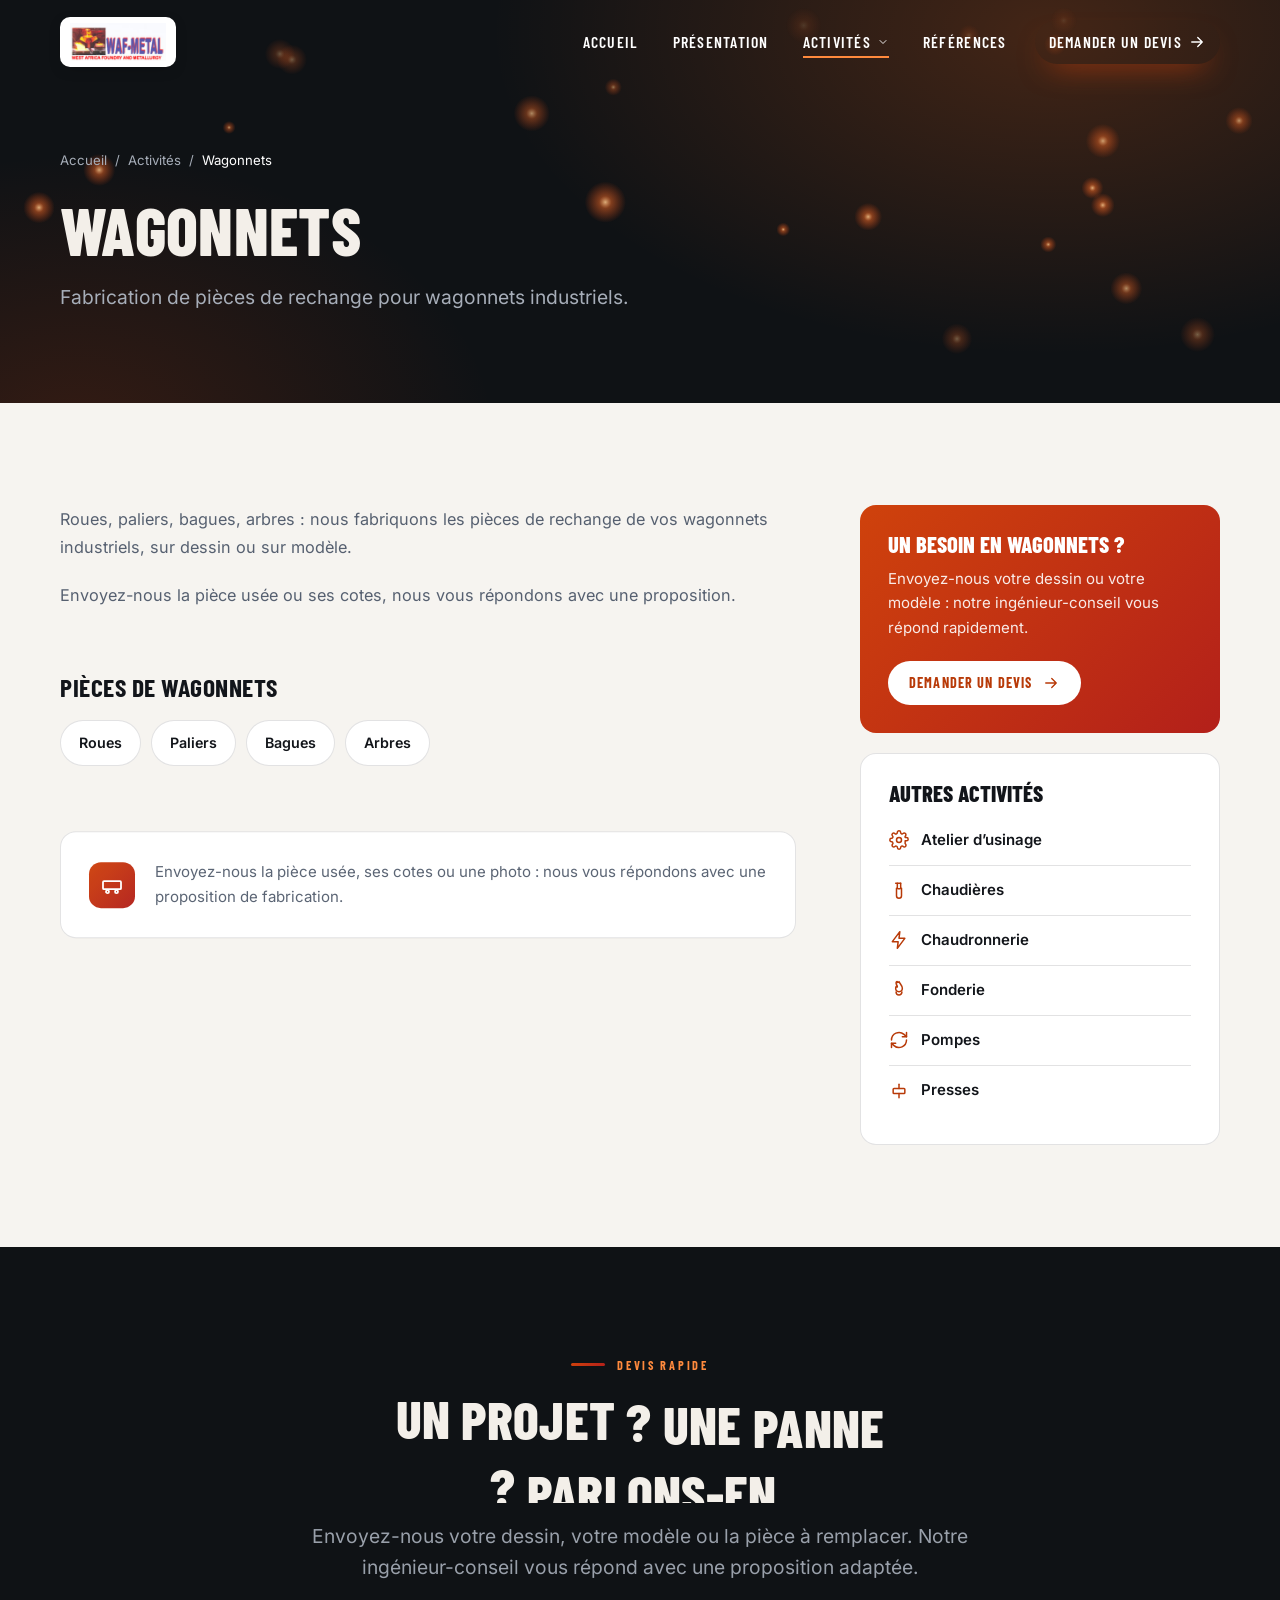
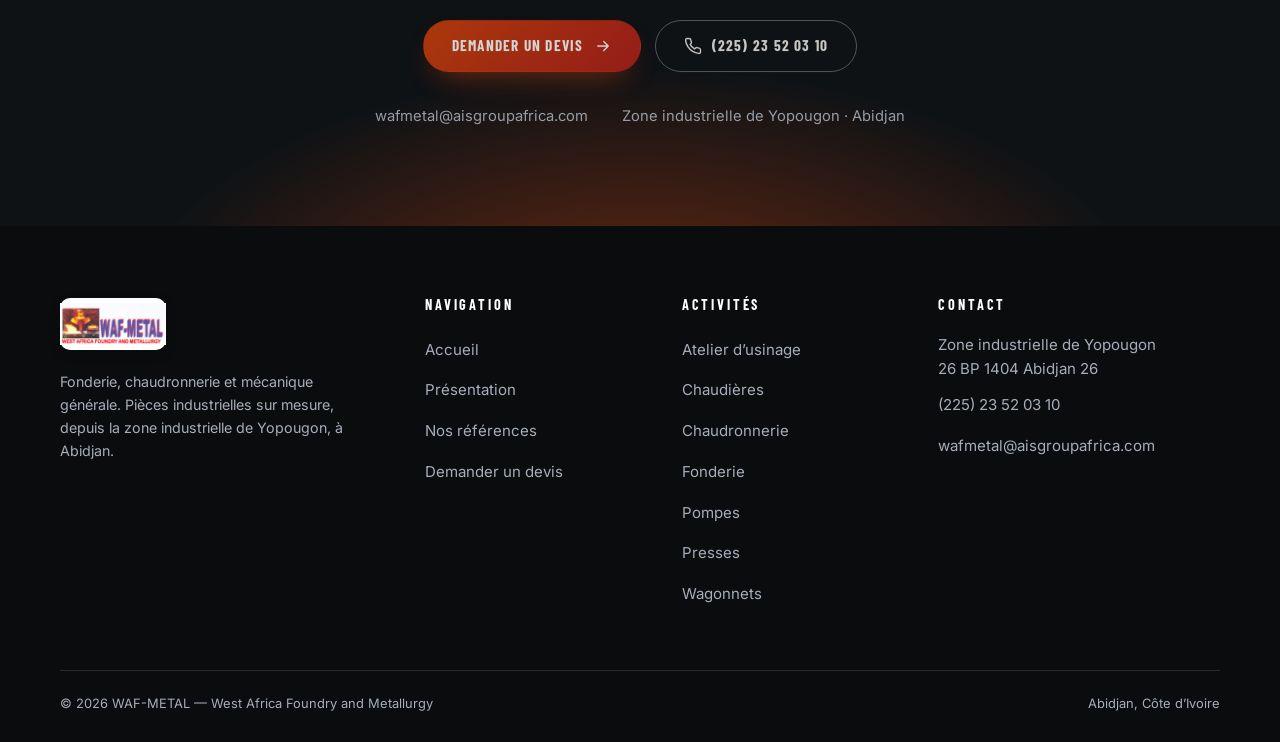
<file: wagon.html>
<!DOCTYPE html>
<html lang="fr">
<head>
<meta charset="UTF-8">
<meta name="viewport" content="width=device-width, initial-scale=1">
<title>Wagonnets | WAF-METAL</title>
<meta name="description" content="Fabrication de pièces de rechange pour wagonnets industriels.">
<meta name="theme-color" content="#0f1215">
<link rel="icon" href="images/logo.png">
<link rel="preload" href="assets/fonts/inter-var.woff2" as="font" type="font/woff2" crossorigin>
<link rel="preload" href="assets/fonts/barlow-condensed-800.woff2" as="font" type="font/woff2" crossorigin>
<link rel="stylesheet" href="assets/css/site.css">
<script>if(!matchMedia('(prefers-reduced-motion: reduce)').matches)document.documentElement.classList.add('js')</script>
</head>
<body>
<a class="skip" href="#main">Aller au contenu</a>
<header class="hdr">
  <div class="wrap">
    <a href="index.html" class="logo-card" aria-label="WAF-METAL, accueil"><img src="images/logo.png" width="436" height="173" alt="WAF-METAL — West Africa Foundry and Metallurgy"></a>
    <button class="burger" type="button" aria-label="Menu" aria-expanded="false" aria-controls="nav"><i></i></button>
    <ul class="nav" id="nav">
      <li><a href="index.html">Accueil</a></li>
      <li><a href="presentation.html">Présentation</a></li>
      <li class="has-dd current">
        <button class="dd-btn" type="button" aria-expanded="false">Activités <svg class="" viewBox="0 0 24 24" fill="none" stroke="currentColor" stroke-width="1.8" stroke-linecap="round" stroke-linejoin="round" aria-hidden="true"><path d="M6 9l6 6 6-6"/></svg></button>
        <div class="dd"><a href="atelier.html"><svg class="" viewBox="0 0 24 24" fill="none" stroke="currentColor" stroke-width="1.8" stroke-linecap="round" stroke-linejoin="round" aria-hidden="true"><circle cx="12" cy="12" r="3"/><path d="M19.4 15a1.65 1.65 0 0 0 .33 1.82l.06.06a2 2 0 1 1-2.83 2.83l-.06-.06a1.65 1.65 0 0 0-1.82-.33 1.65 1.65 0 0 0-1 1.51V21a2 2 0 0 1-4 0v-.09A1.65 1.65 0 0 0 9 19.4a1.65 1.65 0 0 0-1.82.33l-.06.06a2 2 0 1 1-2.83-2.83l.06-.06A1.65 1.65 0 0 0 4.6 15a1.65 1.65 0 0 0-1.51-1H3a2 2 0 0 1 0-4h.09A1.65 1.65 0 0 0 4.6 9a1.65 1.65 0 0 0-.33-1.82l-.06-.06a2 2 0 1 1 2.83-2.83l.06.06A1.65 1.65 0 0 0 9 4.6a1.65 1.65 0 0 0 1-1.51V3a2 2 0 0 1 4 0v.09a1.65 1.65 0 0 0 1 1.51 1.65 1.65 0 0 0 1.82-.33l.06-.06a2 2 0 1 1 2.83 2.83l-.06.06A1.65 1.65 0 0 0 19.4 9H21a2 2 0 0 1 0 4h-1.6z"/></svg>Atelier d’usinage</a><a href="chaudiere.html"><svg class="" viewBox="0 0 24 24" fill="none" stroke="currentColor" stroke-width="1.8" stroke-linecap="round" stroke-linejoin="round" aria-hidden="true"><path d="M14 4v6a4 4 0 0 1-4 0V4"/><path d="M8 4h6"/><path d="M9 10v9a3 3 0 0 0 6 0v-9"/></svg>Chaudières</a><a href="chaudron.html"><svg class="" viewBox="0 0 24 24" fill="none" stroke="currentColor" stroke-width="1.8" stroke-linecap="round" stroke-linejoin="round" aria-hidden="true"><path d="M13 2 4 14h7l-1 8 9-12h-7l1-8z"/></svg>Chaudronnerie</a><a href="fonderie.html"><svg class="" viewBox="0 0 24 24" fill="none" stroke="currentColor" stroke-width="1.8" stroke-linecap="round" stroke-linejoin="round" aria-hidden="true"><path d="M12 2c1.5 3 4 4.5 4 8a4 4 0 0 1-8 0c0-1 .3-1.8.8-2.6.4.9 1.2 1.6 1.2.6 0-1.5-1.5-2.5-1.5-4.5 0-1 .8-1.9 1.5-1.5-.5 1 .5 1.5 2 0z"/><path d="M8.5 14.5a3.5 3.5 0 0 0 7 0"/></svg>Fonderie</a><a href="pompe.html"><svg class="" viewBox="0 0 24 24" fill="none" stroke="currentColor" stroke-width="1.8" stroke-linecap="round" stroke-linejoin="round" aria-hidden="true"><path d="M3 12a9 9 0 0 1 15-6.7L21 8"/><path d="M21 3v5h-5"/><path d="M21 12a9 9 0 0 1-15 6.7L3 16"/><path d="M3 21v-5h5"/></svg>Pompes</a><a href="presse.html"><svg class="" viewBox="0 0 24 24" fill="none" stroke="currentColor" stroke-width="1.8" stroke-linecap="round" stroke-linejoin="round" aria-hidden="true"><path d="M12 4v5"/><path d="M12 20v-5"/><rect x="5" y="9" width="14" height="6" rx="1"/></svg>Presses</a><a href="wagon.html" aria-current="page"><svg class="" viewBox="0 0 24 24" fill="none" stroke="currentColor" stroke-width="1.8" stroke-linecap="round" stroke-linejoin="round" aria-hidden="true"><rect x="3" y="8" width="18" height="8" rx="1"/><circle cx="7.5" cy="18.5" r="1.5"/><circle cx="16.5" cy="18.5" r="1.5"/></svg>Wagonnets</a></div>
      </li>
      <li><a href="ref.html">Références</a></li>
      <li><a class="btn btn-fire btn-sm" href="contact.html#devis">Demander un devis <svg class="" viewBox="0 0 24 24" fill="none" stroke="currentColor" stroke-width="1.8" stroke-linecap="round" stroke-linejoin="round" aria-hidden="true"><path d="M5 12h14M13 6l6 6-6 6"/></svg></a></li>
    </ul>
  </div>
</header>
<main id="main">
<section class="phero">
  <canvas class="embers" data-n="28" aria-hidden="true"></canvas>
  <div class="wrap">
    <nav class="crumbs" aria-label="Fil d’Ariane"><a href="index.html">Accueil</a><span>/</span><a href="index.html#activites">Activités</a><span>/</span><span aria-current="page">Wagonnets</span></nav>
    <h1 class="display">Wagonnets</h1>
    <p class="lead">Fabrication de pièces de rechange pour wagonnets industriels.</p>
  </div>
</section>

<section class="sec"><div class="wrap act">
  <div>
    <div class="prose"><p>Roues, paliers, bagues, arbres : nous fabriquons les pièces de rechange de vos wagonnets industriels, sur dessin ou sur modèle.</p><p>Envoyez-nous la pièce usée ou ses cotes, nous vous répondons avec une proposition.</p></div>
    <div class="block"><h2 class="h3" style="margin-bottom:20px">Pièces de wagonnets</h2><ul class="tags"><li>Roues</li><li>Paliers</li><li>Bagues</li><li>Arbres</li></ul></div>
    
    <div class="block"><div class="card" data-r style="display:flex;gap:20px;align-items:center"><span class="ic-sq"><svg class="" viewBox="0 0 24 24" fill="none" stroke="currentColor" stroke-width="1.8" stroke-linecap="round" stroke-linejoin="round" aria-hidden="true"><rect x="3" y="8" width="18" height="8" rx="1"/><circle cx="7.5" cy="18.5" r="1.5"/><circle cx="16.5" cy="18.5" r="1.5"/></svg></span><p style="color:var(--muted)">Envoyez-nous la pièce usée, ses cotes ou une photo : nous vous répondons avec une proposition de fabrication.</p></div></div>
  </div>
  <aside>
    <div class="card fire" data-r><h3>Un besoin en wagonnets ?</h3><p>Envoyez-nous votre dessin ou votre modèle : notre ingénieur-conseil vous répond rapidement.</p><a class="btn btn-sm" href="contact.html?activite=Wagonnets#devis">Demander un devis <svg class="" viewBox="0 0 24 24" fill="none" stroke="currentColor" stroke-width="1.8" stroke-linecap="round" stroke-linejoin="round" aria-hidden="true"><path d="M5 12h14M13 6l6 6-6 6"/></svg></a></div>
    <div class="card" data-r><h3 style="margin-bottom:10px">Autres activités</h3><ul class="links"><li><a href="atelier.html"><svg class="" viewBox="0 0 24 24" fill="none" stroke="currentColor" stroke-width="1.8" stroke-linecap="round" stroke-linejoin="round" aria-hidden="true"><circle cx="12" cy="12" r="3"/><path d="M19.4 15a1.65 1.65 0 0 0 .33 1.82l.06.06a2 2 0 1 1-2.83 2.83l-.06-.06a1.65 1.65 0 0 0-1.82-.33 1.65 1.65 0 0 0-1 1.51V21a2 2 0 0 1-4 0v-.09A1.65 1.65 0 0 0 9 19.4a1.65 1.65 0 0 0-1.82.33l-.06.06a2 2 0 1 1-2.83-2.83l.06-.06A1.65 1.65 0 0 0 4.6 15a1.65 1.65 0 0 0-1.51-1H3a2 2 0 0 1 0-4h.09A1.65 1.65 0 0 0 4.6 9a1.65 1.65 0 0 0-.33-1.82l-.06-.06a2 2 0 1 1 2.83-2.83l.06.06A1.65 1.65 0 0 0 9 4.6a1.65 1.65 0 0 0 1-1.51V3a2 2 0 0 1 4 0v.09a1.65 1.65 0 0 0 1 1.51 1.65 1.65 0 0 0 1.82-.33l.06-.06a2 2 0 1 1 2.83 2.83l-.06.06A1.65 1.65 0 0 0 19.4 9H21a2 2 0 0 1 0 4h-1.6z"/></svg>Atelier d’usinage</a></li><li><a href="chaudiere.html"><svg class="" viewBox="0 0 24 24" fill="none" stroke="currentColor" stroke-width="1.8" stroke-linecap="round" stroke-linejoin="round" aria-hidden="true"><path d="M14 4v6a4 4 0 0 1-4 0V4"/><path d="M8 4h6"/><path d="M9 10v9a3 3 0 0 0 6 0v-9"/></svg>Chaudières</a></li><li><a href="chaudron.html"><svg class="" viewBox="0 0 24 24" fill="none" stroke="currentColor" stroke-width="1.8" stroke-linecap="round" stroke-linejoin="round" aria-hidden="true"><path d="M13 2 4 14h7l-1 8 9-12h-7l1-8z"/></svg>Chaudronnerie</a></li><li><a href="fonderie.html"><svg class="" viewBox="0 0 24 24" fill="none" stroke="currentColor" stroke-width="1.8" stroke-linecap="round" stroke-linejoin="round" aria-hidden="true"><path d="M12 2c1.5 3 4 4.5 4 8a4 4 0 0 1-8 0c0-1 .3-1.8.8-2.6.4.9 1.2 1.6 1.2.6 0-1.5-1.5-2.5-1.5-4.5 0-1 .8-1.9 1.5-1.5-.5 1 .5 1.5 2 0z"/><path d="M8.5 14.5a3.5 3.5 0 0 0 7 0"/></svg>Fonderie</a></li><li><a href="pompe.html"><svg class="" viewBox="0 0 24 24" fill="none" stroke="currentColor" stroke-width="1.8" stroke-linecap="round" stroke-linejoin="round" aria-hidden="true"><path d="M3 12a9 9 0 0 1 15-6.7L21 8"/><path d="M21 3v5h-5"/><path d="M21 12a9 9 0 0 1-15 6.7L3 16"/><path d="M3 21v-5h5"/></svg>Pompes</a></li><li><a href="presse.html"><svg class="" viewBox="0 0 24 24" fill="none" stroke="currentColor" stroke-width="1.8" stroke-linecap="round" stroke-linejoin="round" aria-hidden="true"><path d="M12 4v5"/><path d="M12 20v-5"/><rect x="5" y="9" width="14" height="6" rx="1"/></svg>Presses</a></li></ul></div>
  </aside>
</div></section>
<section class="sec sec-dark cta">
  <div class="wrap">
    <p class="eyebrow" style="justify-content:center">Devis rapide</p>
    <h2 class="h2" data-split>Un projet ? Une panne ? Parlons-en.</h2>
    <p class="lead" data-r>Envoyez-nous votre dessin, votre modèle ou la pièce à remplacer. Notre ingénieur-conseil vous répond avec une proposition adaptée.</p>
    <div class="hero-actions" data-r>
      <a class="btn btn-fire" href="contact.html#devis">Demander un devis <svg class="" viewBox="0 0 24 24" fill="none" stroke="currentColor" stroke-width="1.8" stroke-linecap="round" stroke-linejoin="round" aria-hidden="true"><path d="M5 12h14M13 6l6 6-6 6"/></svg></a>
      <a class="btn btn-ghost" href="tel:+22523520310"><svg class="" viewBox="0 0 24 24" fill="none" stroke="currentColor" stroke-width="1.8" stroke-linecap="round" stroke-linejoin="round" aria-hidden="true"><path d="M22 16.92v3a2 2 0 0 1-2.18 2 19.79 19.79 0 0 1-8.63-3.07 19.5 19.5 0 0 1-6-6 19.79 19.79 0 0 1-3.07-8.67A2 2 0 0 1 4.11 2h3a2 2 0 0 1 2 1.72c.127.96.361 1.903.7 2.81a2 2 0 0 1-.45 2.11L8.09 9.91a16 16 0 0 0 6 6l1.27-1.27a2 2 0 0 1 2.11-.45c.907.339 1.85.573 2.81.7A2 2 0 0 1 22 16.92z"/></svg> (225) 23 52 03 10</a>
    </div>
    <div class="cta-lines" data-r><a href="mailto:wafmetal@aisgroupafrica.com">wafmetal@aisgroupafrica.com</a><span>Zone industrielle de Yopougon · Abidjan</span></div>
  </div>
</section>
</main>
<footer class="ftr">
  <div class="wrap">
    <div class="ftr-grid">
      <div><a href="index.html" class="logo-card" style="display:inline-flex" aria-label="WAF-METAL"><img src="images/logo.png" width="436" height="173" alt="WAF-METAL" style="height:42px;width:auto" loading="lazy"></a>
        <p>Fonderie, chaudronnerie et mécanique générale. Pièces industrielles sur mesure, depuis la zone industrielle de Yopougon, à Abidjan.</p></div>
      <div><h4>Navigation</h4><ul><li><a href="index.html">Accueil</a></li><li><a href="presentation.html">Présentation</a></li><li><a href="ref.html">Nos références</a></li><li><a href="contact.html#devis">Demander un devis</a></li></ul></div>
      <div><h4>Activités</h4><ul><li><a href="atelier.html">Atelier d’usinage</a></li><li><a href="chaudiere.html">Chaudières</a></li><li><a href="chaudron.html">Chaudronnerie</a></li><li><a href="fonderie.html">Fonderie</a></li><li><a href="pompe.html">Pompes</a></li><li><a href="presse.html">Presses</a></li><li><a href="wagon.html">Wagonnets</a></li></ul></div>
      <div><h4>Contact</h4><ul><li>Zone industrielle de Yopougon<br>26 BP 1404 Abidjan 26</li><li><a href="tel:+22523520310">(225) 23 52 03 10</a></li><li><a href="mailto:wafmetal@aisgroupafrica.com">wafmetal@aisgroupafrica.com</a></li></ul></div>
    </div>
    <div class="ftr-bot"><span>© 2026 WAF-METAL — West Africa Foundry and Metallurgy</span><span>Abidjan, Côte d’Ivoire</span></div>
  </div>
</footer>
<script src="assets/vendor/gsap.min.js" defer></script>
<script src="assets/vendor/ScrollTrigger.min.js" defer></script>
<script src="assets/js/site.js" defer></script>
</body>
</html>
</file>
<file: assets/css/site.css>
/* =========================================================
   WAF-METAL — design system v2
   Dark "molten metal" hero/sections + light content, one fire accent.
   ========================================================= */
@font-face{ font-family:"Barlow Condensed"; font-weight:600; font-display:swap; src:url(../fonts/barlow-condensed-600.woff2) format("woff2"); }
@font-face{ font-family:"Barlow Condensed"; font-weight:700; font-display:swap; src:url(../fonts/barlow-condensed-700.woff2) format("woff2"); }
@font-face{ font-family:"Barlow Condensed"; font-weight:800; font-display:swap; src:url(../fonts/barlow-condensed-800.woff2) format("woff2"); }
@font-face{ font-family:"Inter"; font-weight:100 900; font-display:swap; src:url(../fonts/inter-var.woff2) format("woff2"); }

:root{
  --bg:#f6f4f0; --bg-2:#ece8e1; --card:#fff;
  --ink:#12151a; --ink-2:#2b313a; --muted:#566070; --line:rgba(18,21,26,.12);
  --dark:#0f1215; --dark-2:#171b20; --dark-line:rgba(255,255,255,.12); --on-dark:#f3efe9; --on-dark-muted:#a7aeb9;
  --fire:#cf420c; --fire-text:#b83a08; --fire-bright:#ff8a3d;
  --grad:linear-gradient(135deg,#cf420c 0%,#b3201a 100%);
  --head:"Barlow Condensed","Arial Narrow",Impact,sans-serif;
  --body:"Inter",system-ui,-apple-system,"Segoe UI",Roboto,sans-serif;
  --r:16px; --r-sm:10px; --ease:cubic-bezier(.2,.7,.2,1);
  --wrap:1240px; --gut:clamp(20px,4vw,40px); --sec:clamp(60px,8vw,120px);
  --shadow:0 18px 50px -24px rgba(18,21,26,.35);
  color-scheme:light;
}
*,*::before,*::after{ box-sizing:border-box; }
html{ font-size:clamp(15px,.5vw + 8.6px,16.5px); scroll-behavior:smooth; scroll-padding-top:96px; -webkit-text-size-adjust:100%; }
body{ margin:0; background:var(--bg); color:var(--ink); font:400 1rem/1.65 var(--body); -webkit-font-smoothing:antialiased; overflow-x:hidden; }
img,svg,video{ max-width:100%; display:block; }
a{ color:inherit; text-decoration:none; }
ul{ margin:0; padding:0; list-style:none; }
h1,h2,h3,h4,p,figure{ margin:0; }
:focus-visible{ outline:3px solid var(--fire-bright); outline-offset:3px; border-radius:4px; }
.skip{ position:absolute; left:16px; top:-64px; z-index:300; background:var(--fire-bright); color:#111; padding:10px 16px; border-radius:8px; font-weight:700; }
.skip:focus{ top:12px; }
.wrap{ width:100%; max-width:var(--wrap); margin:0 auto; padding-inline:var(--gut); }
.sec{ padding-block:var(--sec); }
.sec-dark{ background:var(--dark); color:var(--on-dark); }
.sec-alt{ background:var(--bg-2); }

/* ---------- type ---------- */
.eyebrow{ display:inline-flex; align-items:center; gap:12px; font:700 .82rem/1 var(--head); letter-spacing:.22em; text-transform:uppercase; color:var(--fire-text); margin-bottom:20px; }
.eyebrow::before{ content:""; width:34px; height:3px; background:var(--grad); border-radius:2px; }
.sec-dark .eyebrow, .hero .eyebrow, .phero .eyebrow{ color:var(--fire-bright); }
.display{ font:800 clamp(2.5rem,5.2vw,4.8rem)/.94 var(--head); text-transform:uppercase; letter-spacing:.005em; }
.h2{ font:800 clamp(2rem,4.2vw,3.7rem)/.98 var(--head); text-transform:uppercase; letter-spacing:.005em; }
.h3{ font:700 clamp(1.4rem,2vw,1.8rem)/1.05 var(--head); text-transform:uppercase; letter-spacing:.02em; }
.lead{ font-size:clamp(1.05rem,1.5vw,1.28rem); line-height:1.6; color:var(--muted); max-width:58ch; }
.sec-dark .lead, .hero .lead, .phero .lead{ color:var(--on-dark-muted); }
.nb{ white-space:nowrap; }
.grad-text{ font-style:normal; background:linear-gradient(100deg,#ff9a4d,#ff4d2a); -webkit-background-clip:text; background-clip:text; color:transparent; }
.sec-head{ max-width:760px; margin-bottom:clamp(36px,5vw,64px); }
.sec-head.center{ margin-inline:auto; text-align:center; }
.sec-head.center .eyebrow{ justify-content:center; }
.sec-head p{ margin-top:18px; }
/* word-mask titles (animated by GSAP) */
.w{ display:inline-block; overflow:hidden; vertical-align:top; padding-bottom:.12em; margin-bottom:-.12em; }
.w>span{ display:inline-block; }

/* ---------- buttons ---------- */
.btn{ display:inline-flex; align-items:center; justify-content:center; gap:10px; min-height:52px; padding:0 28px; border-radius:999px; font:700 1.02rem/1 var(--head); letter-spacing:.08em; text-transform:uppercase; border:1.5px solid transparent; cursor:pointer; position:relative; overflow:hidden; transition:transform .25s var(--ease), box-shadow .25s, background .25s, color .25s, border-color .25s; }
.btn svg{ width:18px; height:18px; transition:transform .25s var(--ease); }
.btn:hover svg{ transform:translateX(4px); }
.btn-fire{ background:var(--grad); color:#fff; box-shadow:0 14px 30px -14px rgba(207,66,12,.8); }
.btn-fire:hover{ transform:translateY(-2px); box-shadow:0 20px 36px -14px rgba(207,66,12,.9); }
.btn-ghost{ color:var(--on-dark); border-color:rgba(255,255,255,.35); }
.btn-ghost:hover{ border-color:#fff; background:rgba(255,255,255,.08); }
.btn-line{ color:var(--ink); border-color:var(--ink); }
.btn-line:hover{ background:var(--ink); color:#fff; }
.btn-sm{ min-height:44px; padding:0 20px; font-size:.95rem; }

/* ---------- header ---------- */
.hdr{ position:fixed; inset:0 0 auto 0; z-index:100; height:84px; color:#fff; transition:background .3s, box-shadow .3s, color .3s, height .3s; }
.hdr .wrap{ height:100%; display:flex; align-items:center; justify-content:space-between; gap:20px; }
.hdr.is-solid{ background:rgba(255,255,255,.97); color:var(--ink); box-shadow:0 1px 0 var(--line); height:72px; }
.logo-card{ display:flex; background:#fff; border-radius:10px; padding:6px 10px; box-shadow:0 4px 16px -8px rgba(0,0,0,.5); }
.logo-card img{ height:38px; width:auto; }
.nav{ display:flex; align-items:center; gap:6px; }
.nav>li{ position:relative; }
.nav a,.nav .dd-btn{ display:flex; align-items:center; gap:6px; min-height:44px; padding:0 14px; font:600 1.05rem/1 var(--head); letter-spacing:.08em; text-transform:uppercase; color:inherit; background:none; border:0; cursor:pointer; border-radius:999px; position:relative; white-space:nowrap; }
.nav>li>a::after,.nav .dd-btn::before{ content:""; position:absolute; left:14px; right:14px; bottom:6px; height:2px; background:var(--fire-bright); transform:scaleX(0); transform-origin:left; transition:transform .3s var(--ease); }
.nav>li>a:hover::after,.nav>li>a[aria-current]::after,.nav .dd-btn:hover::before,.has-dd.current .dd-btn::before{ transform:scaleX(1); }
.dd-btn svg{ width:12px; height:12px; transition:transform .25s; }
.has-dd.open .dd-btn svg{ transform:rotate(180deg); }
.dd{ position:absolute; top:calc(100% + 10px); left:0; min-width:280px; background:var(--dark); border:1px solid var(--dark-line); border-radius:var(--r); padding:8px; box-shadow:0 30px 60px -20px rgba(0,0,0,.6); opacity:0; visibility:hidden; transform:translateY(8px); transition:opacity .2s, transform .2s, visibility .2s; }
.has-dd:hover .dd,.has-dd:focus-within .dd,.has-dd.open .dd{ opacity:1; visibility:visible; transform:none; }
.dd a{ min-height:46px; padding:0 14px; border-radius:10px; font:600 .98rem/1 var(--body); letter-spacing:0; text-transform:none; color:var(--on-dark); gap:12px; }
.dd a::after{ display:none; }
.dd a:hover{ background:rgba(255,255,255,.08); color:var(--fire-bright); }
.dd a svg{ width:20px; height:20px; color:var(--fire-bright); flex:none; }
.hdr .btn{ margin-left:8px; }
.burger{ display:none; width:48px; height:48px; border-radius:12px; border:1px solid currentColor; background:transparent; color:inherit; cursor:pointer; align-items:center; justify-content:center; }
.burger i,.burger i::before,.burger i::after{ content:""; display:block; width:20px; height:2px; background:currentColor; position:relative; transition:transform .25s, top .25s; }
.burger i::before{ position:absolute; top:-7px; } .burger i::after{ position:absolute; top:7px; }
.burger[aria-expanded="true"] i{ background:transparent; }
.burger[aria-expanded="true"] i::before{ top:0; transform:rotate(45deg); } .burger[aria-expanded="true"] i::after{ top:0; transform:rotate(-45deg); }
@media (max-width:1020px){
  .burger{ display:flex; }
  .hdr.menu-open{ background:var(--dark); color:#fff; box-shadow:none; }
  .nav{ position:fixed; inset:84px 0 0 0; background:var(--dark); color:#fff; flex-direction:column; align-items:stretch; gap:4px; padding:24px var(--gut) 40px; overflow-y:auto; transform:translateX(100%); visibility:hidden; transition:transform .35s var(--ease), visibility .35s; }
  .nav.is-open{ transform:none; visibility:visible; }
  .nav a,.nav .dd-btn{ width:100%; font-size:1.6rem; min-height:60px; justify-content:space-between; padding:0 4px; border-bottom:1px solid var(--dark-line); border-radius:0; }
  .nav>li>a::after,.nav .dd-btn::before{ display:none; }
  .dd{ position:static; opacity:1; visibility:visible; transform:none; display:none; background:transparent; border:0; box-shadow:none; padding:4px 0 10px; }
  .has-dd.open .dd{ display:block; } .has-dd:hover .dd{ display:none; } .has-dd.open:hover .dd{ display:block; }
  .dd a{ border:0; font-size:1.1rem; min-height:52px; justify-content:flex-start; }
  .hdr .btn{ margin:18px 0 0; width:100%; min-height:58px; }
}

/* ---------- hero ---------- */
.hero,.phero{ position:relative; background:var(--dark); color:var(--on-dark); overflow:hidden; isolation:isolate; }
.hero::before,.phero::before{ content:""; position:absolute; inset:0; z-index:-2; background:radial-gradient(900px 520px at 82% 8%,rgba(255,106,26,.22),transparent 62%),radial-gradient(700px 480px at 6% 110%,rgba(207,66,12,.2),transparent 60%); }
.embers{ position:absolute; inset:0; width:100%; height:100%; z-index:-1; pointer-events:none; }
.hero{ min-height:min(100svh,1080px); display:flex; flex-direction:column; justify-content:center; padding:100px 0 0; }
.hero-grid{ flex:1; display:grid; grid-template-columns:1.15fr .85fr; gap:clamp(32px,5vw,80px); align-items:center; padding-bottom:clamp(28px,4vw,48px); }
.hero h1{ margin:4px 0 20px; font-size:clamp(2.3rem,min(5.2vw,11.5svh),4.8rem); }
.hero .lead{ margin-bottom:28px; }
.hero-actions{ display:flex; flex-wrap:wrap; gap:14px; }
.hero-points{ display:flex; flex-wrap:wrap; gap:6px 20px; margin-top:22px; color:var(--on-dark-muted); font-size:.88rem; }
.hero-points li{ display:flex; align-items:center; gap:10px; }
.hero-points svg{ width:18px; height:18px; color:var(--fire-bright); flex:none; }
.hero-visual{ position:relative; justify-self:end; width:min(100%,460px,64svh); }
.frame{ border-radius:var(--r); overflow:hidden; background:#fff; box-shadow:0 40px 80px -30px rgba(0,0,0,.8),0 0 0 1px rgba(255,255,255,.12); }
.frame img{ width:100%; height:auto; }
.tag-card{ position:absolute; left:-28px; bottom:-26px; background:#fff; color:var(--ink); border-radius:14px; padding:16px 18px; display:flex; gap:14px; align-items:center; box-shadow:var(--shadow); max-width:270px; }
.tag-card b{ display:block; font:700 1.1rem/1.1 var(--head); text-transform:uppercase; letter-spacing:.03em; }
.tag-card div span{ font-size:.86rem; color:var(--muted); line-height:1.35; display:block; margin-top:3px; }
.ic-sq{ width:46px; height:46px; border-radius:12px; background:var(--grad); color:#fff; display:flex; align-items:center; justify-content:center; flex:none; }
.ic-sq svg{ width:24px; height:24px; }
.stats{ border-top:1px solid var(--dark-line); background:rgba(0,0,0,.18); }
.stats .wrap{ display:grid; grid-template-columns:repeat(3,1fr); }
.stat{ padding:20px 0 22px; display:flex; align-items:baseline; gap:16px; flex-wrap:wrap; }
.stat+.stat{ padding-left:clamp(16px,3vw,40px); border-left:1px solid var(--dark-line); }
.stat b{ font:800 clamp(2.4rem,4.4vw,3.8rem)/1 var(--head); color:#fff; }
.stat span{ font:600 .9rem/1.3 var(--head); letter-spacing:.14em; text-transform:uppercase; color:var(--on-dark-muted); }
@media (max-width:900px){ .hero-grid{ grid-template-columns:1fr; } .hero-visual{ justify-self:start; width:min(100%,380px); } .tag-card{ left:12px; bottom:-20px; } .stats .wrap{ grid-template-columns:1fr; } .stat+.stat{ padding-left:0; border-left:0; border-top:1px solid var(--dark-line); } }

/* ---------- inner-page hero ---------- */
.phero{ padding:150px 0 clamp(56px,7vw,96px); }
.crumbs{ display:flex; flex-wrap:wrap; gap:8px; font-size:.88rem; color:var(--on-dark-muted); margin-bottom:26px; }
.crumbs a:hover{ color:var(--fire-bright); } .crumbs [aria-current]{ color:#fff; }
.phero h1{ margin-bottom:22px; max-width:16ch; }
.phero .lead{ max-width:62ch; }

/* ---------- marquee ---------- */
.mq{ overflow:hidden; white-space:nowrap; }
.mq-track{ display:inline-flex; will-change:transform; }
.mq-group{ display:inline-flex; gap:14px; padding-right:14px; }
.chip{ display:inline-flex; align-items:center; background:var(--card); border:1px solid var(--line); border-radius:999px; padding:12px 24px; font:700 1.05rem/1 var(--head); letter-spacing:.08em; text-transform:uppercase; color:var(--ink-2); }
.mq-big .mq-group{ gap:clamp(20px,2.6vw,36px); padding-right:clamp(20px,2.6vw,36px); align-items:center; }
.mq-big span{ font:800 clamp(2.2rem,5.2vw,4.8rem)/1 var(--head); text-transform:uppercase; letter-spacing:.01em; color:transparent; -webkit-text-stroke:1.2px rgba(255,255,255,.4); }
.mq-big span:nth-child(even){ color:#fff; -webkit-text-stroke:0; }
.mq-big span.dot{ color:var(--fire-bright); -webkit-text-stroke:0; font-size:clamp(.9rem,1.6vw,1.5rem); }

/* ---------- sector tiles ---------- */
.tiles{ display:grid; grid-template-columns:repeat(4,1fr); gap:18px; }
.tile{ background:var(--card); border:1px solid var(--line); border-radius:var(--r); padding:28px 26px 26px; display:flex; flex-direction:column; gap:8px; transition:transform .3s var(--ease), box-shadow .3s, border-color .3s; }
.tile:hover{ transform:translateY(-6px); box-shadow:var(--shadow); border-color:rgba(207,66,12,.4); }
.tile b{ font:800 3.6rem/1 var(--head); color:var(--fire-text); }
.tile h3{ font:700 1.35rem/1.1 var(--head); text-transform:uppercase; letter-spacing:.03em; }
.tile p{ color:var(--muted); font-size:.95rem; line-height:1.5; }
@media (max-width:1000px){ .tiles{ grid-template-columns:repeat(2,1fr); } } @media (max-width:520px){ .tiles{ grid-template-columns:1fr; } }

/* ---------- poles (3 métiers) ---------- */
.poles{ display:grid; grid-template-columns:1.2fr .8fr; gap:clamp(30px,6vw,90px); align-items:start; }
.pole{ display:grid; grid-template-columns:70px 1fr 44px; gap:18px; align-items:center; padding:30px 0; border-top:1px solid var(--line); transition:padding .35s var(--ease); cursor:pointer; }
.pole:last-child{ border-bottom:1px solid var(--line); }
.pole .n{ font:700 1.1rem/1 var(--head); letter-spacing:.14em; color:var(--muted); }
.pole h3{ font:800 clamp(2rem,3.6vw,3.2rem)/1 var(--head); text-transform:uppercase; transition:color .3s; }
.pole p{ color:var(--muted); margin-top:8px; max-width:48ch; }
.pole .go{ width:44px; height:44px; border-radius:50%; border:1.5px solid var(--ink); display:flex; align-items:center; justify-content:center; transition:background .3s, color .3s, transform .3s var(--ease); }
.pole .go svg{ width:18px; height:18px; }
.pole:hover,.pole:focus-within{ padding-left:14px; } .pole:hover h3,.pole:focus-within h3{ color:var(--fire-text); }
.pole:hover .go,.pole:focus-within .go{ background:var(--ink); color:#fff; transform:rotate(-45deg); }
.preview{ position:sticky; top:112px; aspect-ratio:4/5; max-height:calc(100svh - 150px); border-radius:var(--r); background:#fff; overflow:hidden; box-shadow:var(--shadow); border:1px solid var(--line); }
.preview img{ position:absolute; inset:0; width:100%; height:100%; object-fit:contain; padding:22px; opacity:0; transform:scale(1.04); transition:opacity .45s var(--ease), transform .6s var(--ease); }
.preview img.on{ opacity:1; transform:none; }
@media (max-width:900px){ .poles{ grid-template-columns:1fr; } .preview{ display:none; } .pole{ grid-template-columns:44px 1fr 40px; } }

/* ---------- horizontal activities ---------- */
.hs{ background:var(--bg-2); position:relative; overflow:hidden; }
.hs-pin{ display:flex; flex-direction:column; justify-content:center; padding-block:var(--sec); }
.hs-track{ display:flex; gap:22px; padding:0 var(--gut) 20px; margin-top:36px; overflow-x:auto; scroll-snap-type:x mandatory; -webkit-overflow-scrolling:touch; }
.acard{ scroll-snap-align:start; flex:0 0 min(78vw,300px); background:var(--card); border:1px solid var(--line); border-radius:var(--r); overflow:hidden; display:flex; flex-direction:column; transition:transform .3s var(--ease), box-shadow .3s, border-color .3s; }
.acard:hover{ transform:translateY(-8px); box-shadow:var(--shadow); border-color:rgba(207,66,12,.4); }
.acard .ph{ aspect-ratio:16/10; background:#fff; display:flex; align-items:center; justify-content:center; overflow:hidden; border-bottom:1px solid var(--line); }
.acard .ph img{ width:100%; height:100%; object-fit:contain; padding:14px; transition:transform .6s var(--ease); }
.acard:hover .ph img{ transform:scale(1.07); }
.acard .ph svg{ width:84px; height:84px; color:var(--fire-text); opacity:.85; }
.acard .bd{ padding:18px 22px 22px; display:flex; flex-direction:column; gap:8px; flex:1; }
.acard .k{ font:700 .9rem/1 var(--head); letter-spacing:.18em; color:var(--fire-text); }
.acard h3{ font:800 1.55rem/1 var(--head); text-transform:uppercase; }
.acard p{ color:var(--muted); font-size:.92rem; line-height:1.5; flex:1; display:-webkit-box; -webkit-line-clamp:3; -webkit-box-orient:vertical; overflow:hidden; }
.acard .more{ display:inline-flex; align-items:center; gap:8px; font:700 .98rem/1 var(--head); letter-spacing:.1em; text-transform:uppercase; color:var(--fire-text); }
.acard .more svg{ width:16px; height:16px; transition:transform .25s; } .acard:hover .more svg{ transform:translateX(5px); }
.acard.cta{ background:var(--grad); color:#fff; border:0; justify-content:center; padding:32px; gap:18px; }
.acard.cta h3{ font-size:2rem; } .acard.cta p{ color:rgba(255,255,255,.9); flex:0; } .acard.cta .more{ color:#fff; }
.hs-bar{ display:none; height:3px; background:var(--line); margin:22px var(--gut) 0; border-radius:2px; overflow:hidden; } .hs-bar i{ display:block; height:100%; background:var(--grad); transform-origin:left; }
.js .steps .line{ transform:scaleX(0); }
@media (min-width:1021px){
  .acard{ flex-basis:clamp(250px,22vw,330px); }
  .acard .ph{ aspect-ratio:auto; height:clamp(120px,26svh,270px); }
  .js .hs-pin{ min-height:100svh; padding-block:92px 28px; }
  .js .hs-track{ overflow:visible; scroll-snap-type:none; will-change:transform; padding-bottom:0; margin-top:clamp(14px,3svh,32px); }
  .js .hs-bar{ display:block; margin-top:clamp(14px,3svh,28px); }
  .hs .h2{ font-size:clamp(1.8rem,3.3vw,3rem); } .hs .sec-head{ max-width:none; }
}
/* short windows (laptops at 125-150 % scaling): compact header and hero so the buttons stay above the fold */
@media (max-height:720px) and (min-width:901px){
  .hdr{ height:68px; } .hdr.is-solid{ height:62px; } .logo-card img{ height:32px; }
  .hero{ padding-top:84px; } .hero .lead{ font-size:.98rem; margin-bottom:20px; } .hero-points{ display:none; }
  .tag-card{ padding:12px 14px; left:-18px; bottom:-18px; } .phero{ padding-top:112px; padding-bottom:48px; }
}

/* ---------- why / process ---------- */
.why{ display:grid; grid-template-columns:repeat(4,1fr); gap:1px; background:var(--dark-line); border:1px solid var(--dark-line); border-radius:var(--r); overflow:hidden; }
.why>div{ background:var(--dark-2); padding:34px 28px 36px; transition:background .3s; } .why>div:hover{ background:#1d2229; }
.why .ic-sq{ margin-bottom:22px; } .why h3{ font:700 1.5rem/1.05 var(--head); text-transform:uppercase; letter-spacing:.02em; margin-bottom:12px; } .why p{ color:var(--on-dark-muted); font-size:.98rem; line-height:1.55; }
@media (max-width:1000px){ .why{ grid-template-columns:repeat(2,1fr); } } @media (max-width:560px){ .why{ grid-template-columns:1fr; } }
.steps{ display:grid; grid-template-columns:repeat(4,1fr); gap:24px; position:relative; counter-reset:s; }
.steps::before{ content:""; position:absolute; left:0; right:0; top:34px; height:2px; background:var(--line); }
.steps .line{ position:absolute; left:0; right:0; top:34px; height:2px; background:var(--grad); transform-origin:left; }
.js .steps .line{ transform:scaleX(0); }
.step{ position:relative; padding-top:80px; }
.step::before{ counter-increment:s; content:counter(s); position:absolute; top:0; left:0; width:68px; height:68px; border-radius:50%; background:var(--ink); color:#fff; border:2px solid var(--ink); transition:background .35s, color .35s; display:flex; align-items:center; justify-content:center; font:800 1.9rem/1 var(--head); }
.js .step:not(.on)::before{ background:var(--bg); color:var(--ink); }
.step h3{ font:800 1.55rem/1.05 var(--head); text-transform:uppercase; margin-bottom:10px; } .step p{ color:var(--muted); font-size:.98rem; line-height:1.55; }
@media (max-width:900px){ .steps{ grid-template-columns:1fr; gap:34px; } .steps::before,.steps .line{ left:33px; right:auto; width:2px; top:0; bottom:0; height:auto; } .steps .line{ transform-origin:top; } .js .steps .line{ transform:scaleY(0); } .step{ padding:6px 0 0 96px; min-height:68px; } }

/* ---------- gallery ---------- */
.shots{ display:grid; grid-template-columns:repeat(auto-fill,minmax(230px,1fr)); gap:20px; }
.shot{ background:var(--card); border:1px solid var(--line); border-radius:var(--r); overflow:hidden; transition:transform .3s var(--ease), box-shadow .3s; }
.shot:hover{ transform:translateY(-6px); box-shadow:var(--shadow); }
.shot .ph{ aspect-ratio:4/3; background:#fff; overflow:hidden; display:flex; align-items:center; justify-content:center; }
.shot img{ width:100%; height:100%; object-fit:contain; padding:10px; transition:transform .6s var(--ease); } .shot:hover img{ transform:scale(1.08); }
.shot figcaption{ padding:14px 16px; font:700 1.05rem/1.2 var(--head); letter-spacing:.04em; text-transform:uppercase; border-top:1px solid var(--line); }
.shots.big{ grid-template-columns:repeat(auto-fill,minmax(300px,1fr)); }

/* ---------- CTA band + footer ---------- */
.cta{ text-align:center; position:relative; overflow:hidden; isolation:isolate; }
.cta::before{ content:""; position:absolute; inset:0; z-index:-1; background:radial-gradient(800px 420px at 50% 120%,rgba(207,66,12,.5),transparent 65%); }
.cta .h2{ max-width:20ch; margin:0 auto 22px; } .cta .lead{ margin:0 auto 34px; }
.cta .hero-actions{ justify-content:center; }
.cta-lines{ display:flex; flex-wrap:wrap; justify-content:center; gap:10px 34px; margin-top:34px; color:var(--on-dark-muted); font-size:.98rem; }
.cta-lines a:hover{ color:var(--fire-bright); }
.ftr{ background:#0a0c0e; color:var(--on-dark-muted); padding:72px 0 28px; }
.ftr-grid{ display:grid; grid-template-columns:1.5fr 1fr 1fr 1.3fr; gap:40px; }
.ftr h4{ font:700 .95rem/1 var(--head); letter-spacing:.2em; text-transform:uppercase; color:#fff; margin-bottom:20px; }
.ftr li{ margin-bottom:6px; } .ftr a{ display:inline-block; padding:5px 0; transition:color .2s; } .ftr a:hover{ color:var(--fire-bright); }
.ftr p{ font-size:.95rem; line-height:1.6; margin-top:18px; max-width:34ch; }
.ftr-bot{ margin-top:52px; padding-top:22px; border-top:1px solid var(--dark-line); display:flex; flex-wrap:wrap; justify-content:space-between; gap:10px; font-size:.86rem; }
@media (max-width:900px){ .ftr-grid{ grid-template-columns:1fr 1fr; } } @media (max-width:520px){ .ftr-grid{ grid-template-columns:1fr; } }

/* ---------- inner pages ---------- */
.act{ display:grid; grid-template-columns:minmax(0,1fr) 360px; gap:clamp(32px,5vw,72px); align-items:start; }
.act aside{ position:sticky; top:104px; display:grid; gap:20px; }
.card{ background:var(--card); border:1px solid var(--line); border-radius:var(--r); padding:28px; }
.card.fire{ background:var(--grad); color:#fff; border:0; } .card.fire p{ color:rgba(255,255,255,.9); margin:10px 0 20px; } .card.fire .btn{ background:#fff; color:var(--fire-text); }
.card h3{ font:800 1.5rem/1.05 var(--head); text-transform:uppercase; }
.links a{ display:flex; align-items:center; gap:12px; min-height:50px; border-bottom:1px solid var(--line); font-weight:600; transition:color .2s, padding .25s var(--ease); } .links li:last-child a{ border:0; }
.links a:hover{ color:var(--fire-text); padding-left:6px; } .links svg{ width:20px; height:20px; color:var(--fire-text); flex:none; }
.tags{ display:flex; flex-wrap:wrap; gap:10px; }
.tags li{ background:var(--card); border:1px solid var(--line); border-radius:999px; padding:10px 18px; font-weight:600; font-size:.95rem; transition:background .2s, color .2s, border-color .2s; } .tags li:hover{ background:var(--ink); color:#fff; border-color:var(--ink); }
.prose p{ color:var(--muted); font-size:1.08rem; line-height:1.75; margin-bottom:1.2em; } .prose p:last-child{ margin:0; }
.prose strong{ color:var(--ink); }
.block{ margin-top:clamp(40px,5vw,64px); } .block>h2{ margin-bottom:22px; }
.quote{ border-left:4px solid var(--fire); padding:8px 0 8px 28px; font:700 clamp(1.7rem,3vw,2.6rem)/1.1 var(--head); text-transform:uppercase; max-width:30ch; }
.trio{ display:grid; grid-template-columns:repeat(3,1fr); gap:20px; } @media (max-width:900px){ .trio{ grid-template-columns:1fr; } }
.trio .card .ic-sq{ margin-bottom:18px; } .trio .card p{ color:var(--muted); margin-top:10px; }
.refgroup{ margin-bottom:56px; scroll-margin-top:110px; } .refgroup h2{ display:flex; align-items:baseline; gap:16px; margin-bottom:22px; } .refgroup h2 small{ font:700 1rem/1 var(--head); letter-spacing:.14em; color:var(--muted); }
.refgrid{ display:grid; grid-template-columns:repeat(auto-fill,minmax(180px,1fr)); gap:12px; } .refgrid li{ background:var(--card); border:1px solid var(--line); border-radius:12px; padding:16px 18px; font:700 1.1rem/1.1 var(--head); letter-spacing:.06em; text-transform:uppercase; transition:transform .25s var(--ease), border-color .25s; } .refgrid li:hover{ transform:translateY(-3px); border-color:var(--fire); }
.refgrid li small{ display:block; font:600 .72rem/1 var(--body); letter-spacing:.08em; color:var(--muted); margin-top:6px; }
.snav{ display:flex; flex-wrap:wrap; gap:10px; margin-bottom:46px; } .snav a{ padding:10px 18px; border:1.5px solid var(--ink); border-radius:999px; font:700 .98rem/1 var(--head); letter-spacing:.1em; text-transform:uppercase; transition:background .2s,color .2s; } .snav a:hover{ background:var(--ink); color:#fff; }
.contact{ display:grid; grid-template-columns:minmax(0,5fr) minmax(0,7fr); gap:clamp(28px,5vw,64px); align-items:start; }
.cinfo{ display:grid; gap:14px; } .cinfo .card{ display:flex; gap:18px; align-items:flex-start; padding:22px; } .cinfo h3{ font:800 1.15rem/1 var(--head); margin-bottom:8px; } .cinfo p,.cinfo a{ color:var(--muted); font-size:.98rem; line-height:1.55; display:block; } .cinfo a:hover{ color:var(--fire-text); }
.mapbox{ border-radius:var(--r); overflow:hidden; border:1px solid var(--line); } .mapbox img{ width:100%; height:auto; } .mapbox a{ display:block; padding:14px 18px; background:var(--card); font-weight:600; color:var(--fire-text); border-top:1px solid var(--line); }
form.quote-form{ display:grid; grid-template-columns:1fr 1fr; gap:18px; } .quote-form .full{ grid-column:1/-1; }
.quote-form label{ display:block; font-weight:600; font-size:.92rem; margin-bottom:8px; }
.quote-form input,.quote-form select,.quote-form textarea{ width:100%; min-height:52px; padding:12px 16px; font:400 1rem/1.4 var(--body); color:var(--ink); background:#fff; border:1.5px solid var(--line); border-radius:12px; transition:border-color .2s, box-shadow .2s; }
.quote-form textarea{ min-height:150px; resize:vertical; } .quote-form input:focus,.quote-form select:focus,.quote-form textarea:focus{ outline:none; border-color:var(--fire); box-shadow:0 0 0 4px rgba(207,66,12,.18); }
.quote-form .row{ display:flex; flex-wrap:wrap; gap:12px; } .quote-form small{ color:var(--muted); font-size:.86rem; line-height:1.5; }
@media (max-width:1000px){ .act,.contact{ grid-template-columns:1fr; } .act aside{ position:static; } } @media (max-width:560px){ form.quote-form{ grid-template-columns:1fr; } }

/* ---------- motion defaults (GSAP drives the rest) ---------- */
.js [data-r]{ opacity:0; transform:translateY(34px); transition:none !important; } /* GSAP drives it; a CSS transition here would fight the tween */
.js .hero-visual,.js .stats,.js .hero .eyebrow,.js .hero .lead,.js .hero .hero-actions,.js .phero .hero-actions,.js .hero-points,.js .phero .lead,.js .crumbs{ opacity:0; }
@media (prefers-reduced-motion:reduce){ html{ scroll-behavior:auto; } *{ transition-duration:.01ms !important; } }

/* gradient text survives the word-by-word split: the gradient moves onto each word */
.split-g{ background:none; color:inherit; }
.split-g .w>span{ background:linear-gradient(100deg,#ff9a4d,#ff4d2a); -webkit-background-clip:text; background-clip:text; color:transparent; }
</file>
